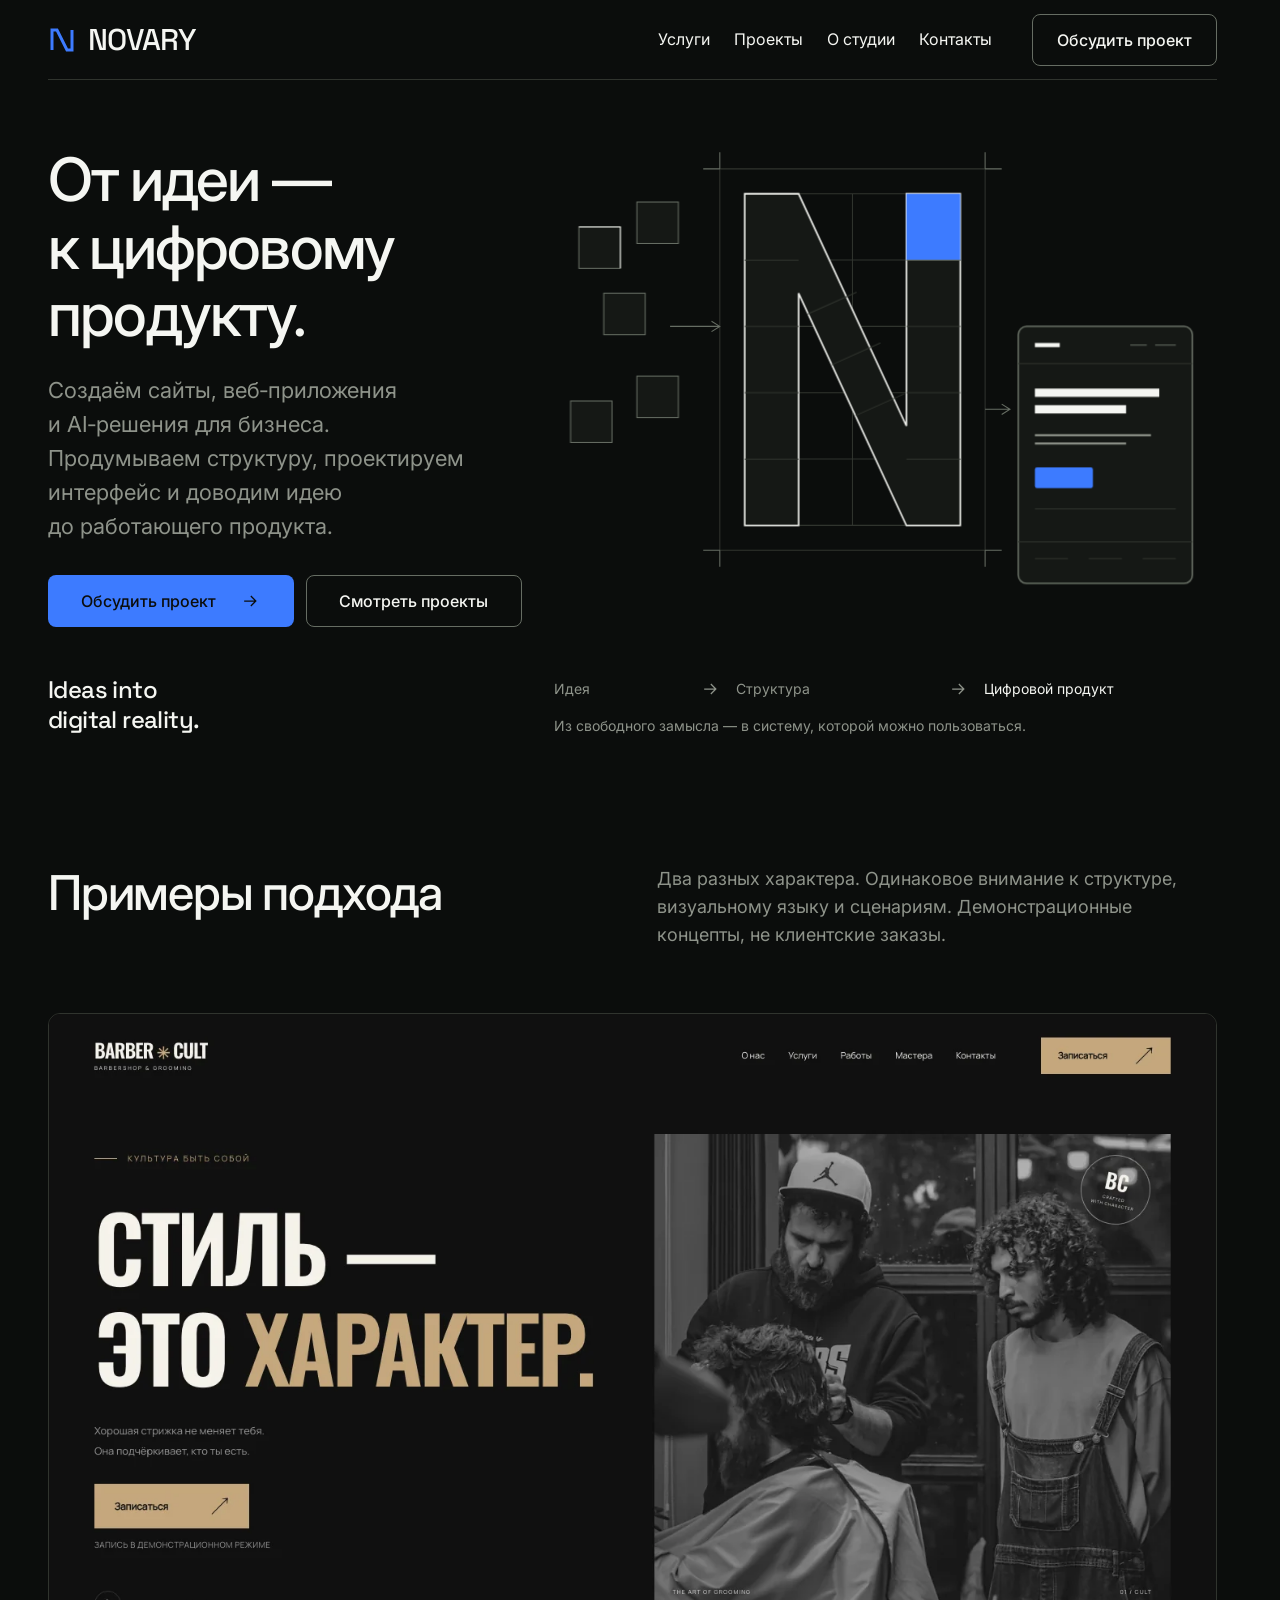
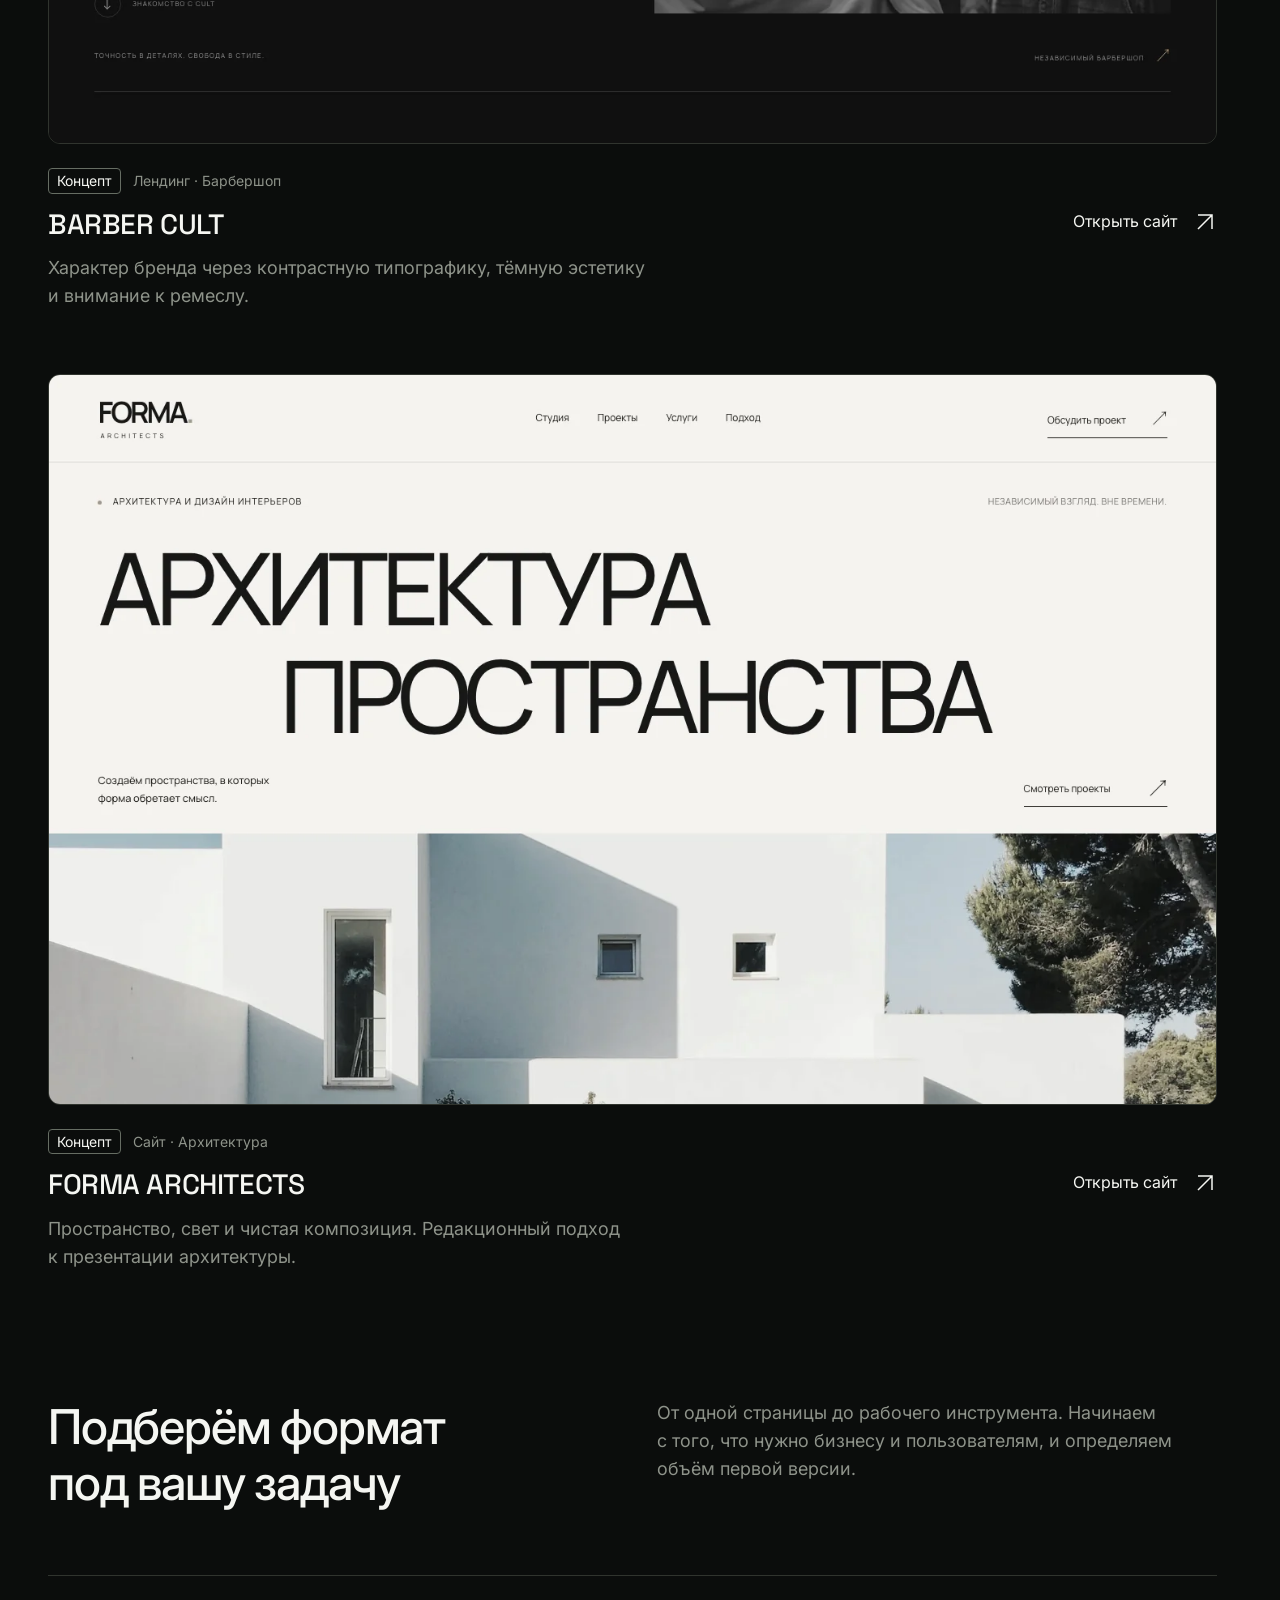
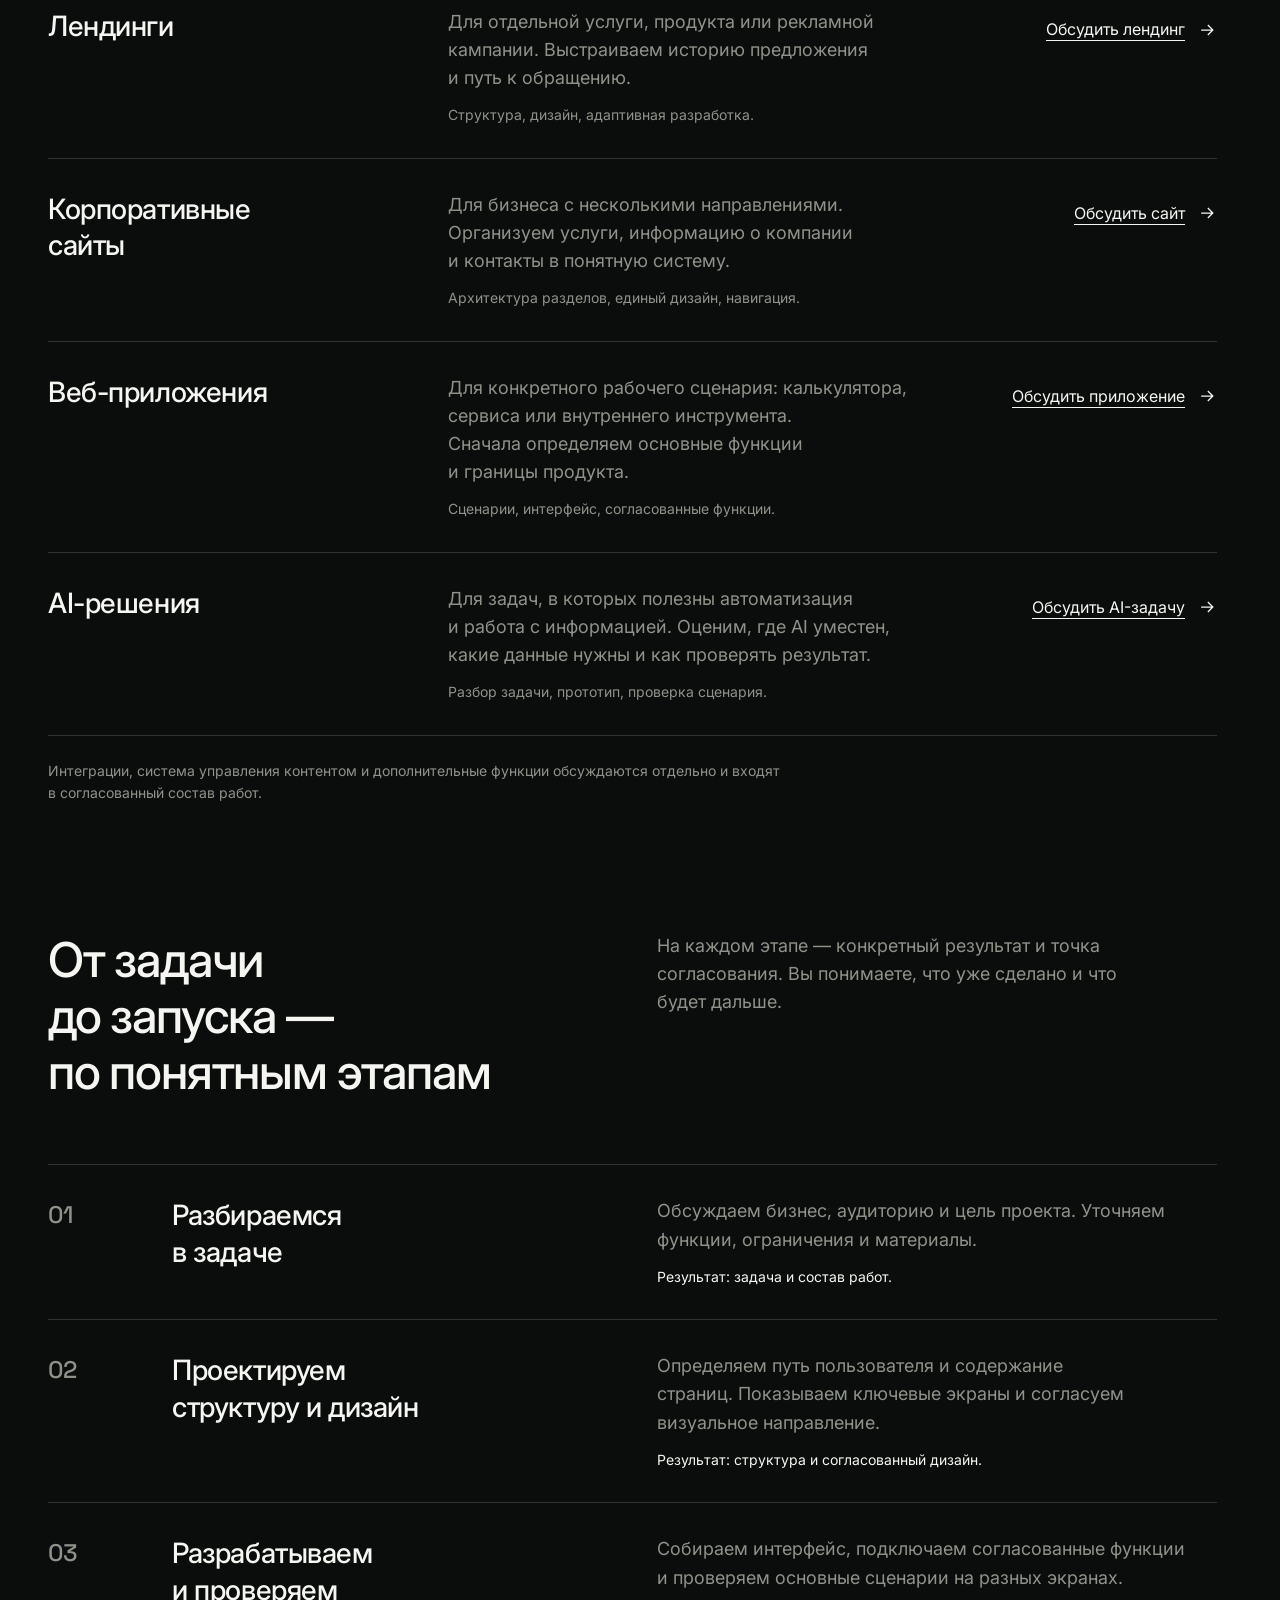
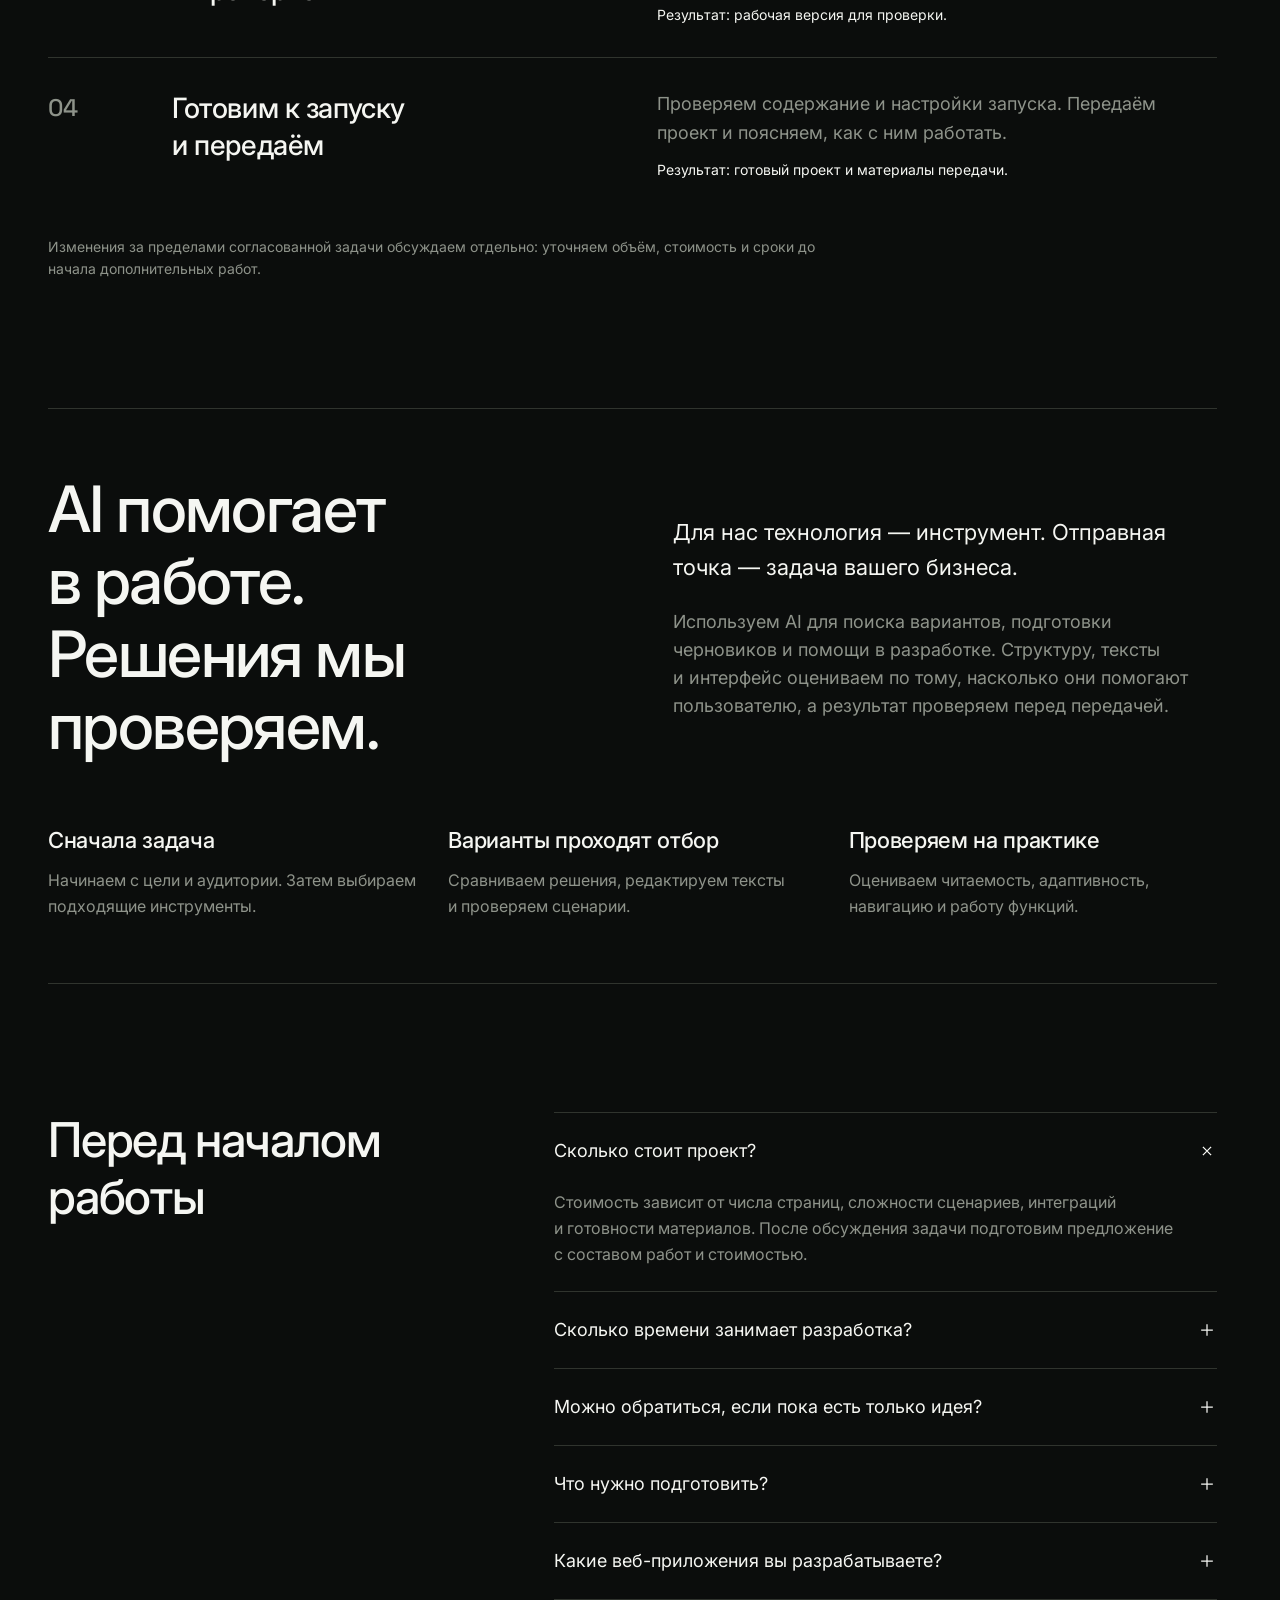
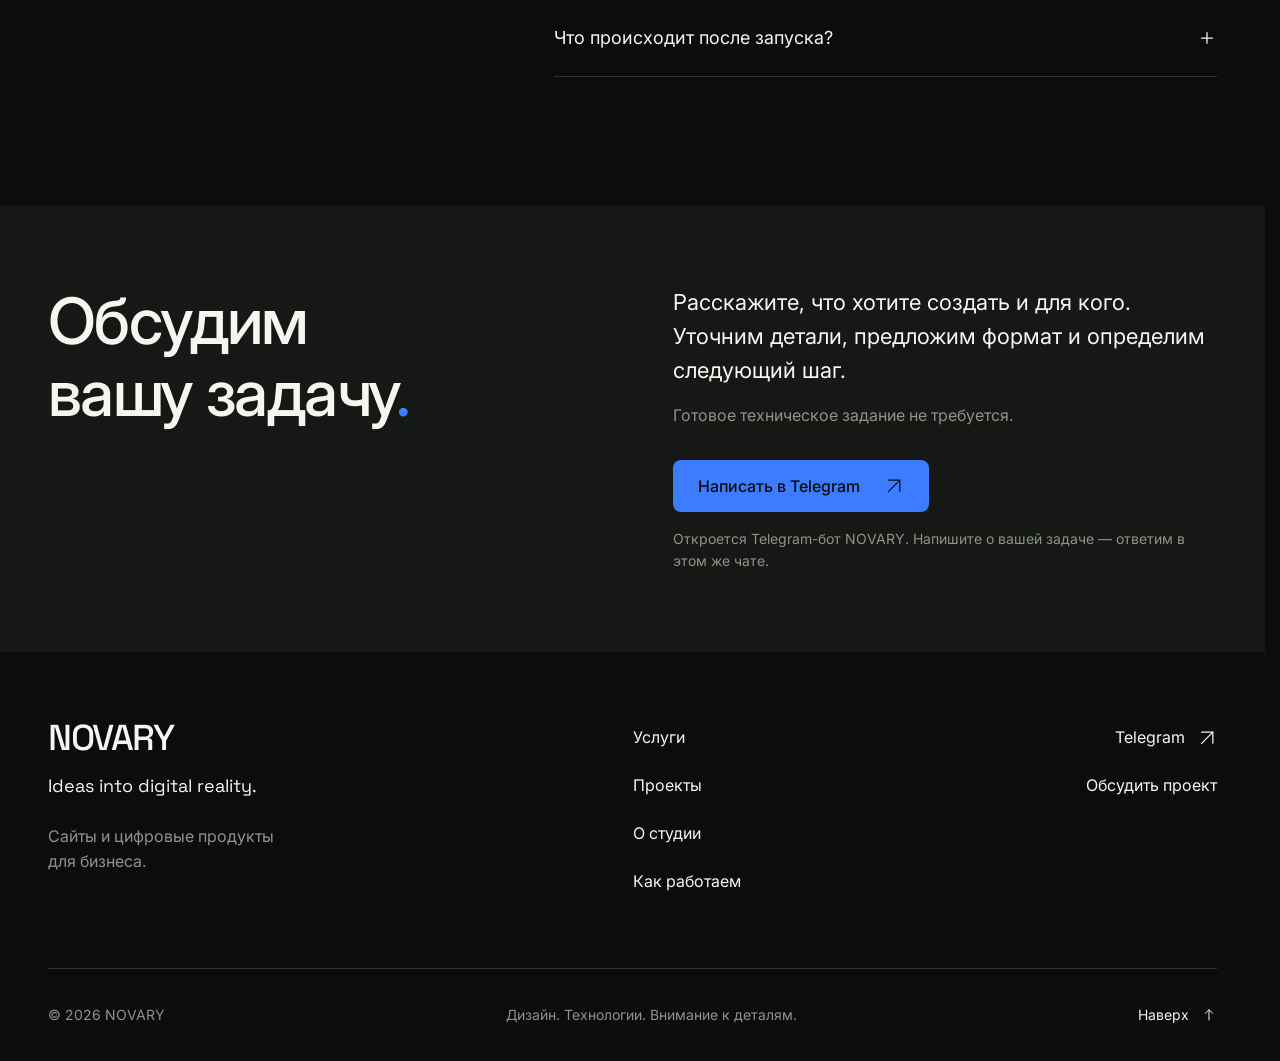
<file: index.html>
<!doctype html>
<html lang="ru">
<head>
  <meta charset="utf-8">
  <meta name="viewport" content="width=device-width, initial-scale=1">
  <meta name="theme-color" content="#0B0D0C">
  <title>NOVARY — сайты, веб-приложения и AI-решения для бизнеса</title>
  <meta name="description" content="NOVARY — digital-студия для малого и среднего бизнеса. Создаём лендинги, корпоративные сайты, веб-приложения и AI-решения под конкретную задачу.">
  <meta property="og:title" content="NOVARY — Ideas into digital reality.">
  <meta property="og:description" content="Превращаем идеи бизнеса в сайты и веб-приложения. Продуманная структура, выразительный дизайн и внимание к деталям.">
  <meta property="og:type" content="website">
  <meta property="og:locale" content="ru_RU">
  <meta property="og:site_name" content="NOVARY">
  <meta property="og:image" content="assets/images/social-preview.png">
  <meta property="og:image:width" content="1200">
  <meta property="og:image:height" content="630">
  <meta property="og:image:alt" content="NOVARY. Ideas into digital reality. Сайты и цифровые продукты для бизнеса.">
  <meta name="twitter:card" content="summary_large_image">
  <link rel="icon" href="assets/favicon.svg" type="image/svg+xml">
  <link rel="preload" href="assets/fonts/inter-variable.woff" as="font" type="font/woff" crossorigin>
  <link rel="stylesheet" href="assets/css/styles.css">
  <script type="module" src="assets/js/main.js"></script>
</head>
<body id="top">
  <a class="skip-link" href="#main">Перейти к содержимому</a>

  <header class="site-header">
    <div class="container header-inner">
      <a class="wordmark" href="#top" aria-label="NOVARY — в начало страницы" translate="no">
        <svg class="brand-symbol" width="28" height="28" viewBox="0 0 28 28" fill="none" aria-hidden="true"><path d="M4 24V4h5l10 20h5V4" stroke="currentColor" stroke-width="3" stroke-linejoin="miter"/></svg>
        NOVARY
      </a>
      <nav class="desktop-nav" aria-label="Основная навигация">
        <a href="services.html">Услуги</a>
        <a href="projects.html">Проекты</a>
        <a href="about.html">О студии</a>
        <a href="contact.html">Контакты</a>
      </nav>
      <a class="button button-secondary header-cta" href="#contact">Обсудить проект</a>
      <button class="menu-trigger" type="button" aria-controls="mobile-menu" aria-expanded="false" hidden>
        Меню <svg width="24" height="24" viewBox="0 0 24 24" fill="none" aria-hidden="true"><path d="M4 8h16M4 16h16" stroke="currentColor" stroke-width="1.5"/></svg>
      </button>
    </div>
  </header>

  <main id="main" tabindex="-1">
    <section class="hero-architecture container" aria-labelledby="hero-title">
      <div class="architecture-layout">
        <div class="architecture-copy">
          <h1 id="hero-title">От идеи — к&nbsp;цифровому продукту.</h1>
          <p class="lead architecture-description">Создаём сайты, веб&#8209;приложения и&nbsp;AI&#8209;решения для бизнеса. Продумываем структуру, проектируем интерфейс и&nbsp;доводим идею до&nbsp;работающего продукта.</p>
          <div class="architecture-actions"><a class="button button-primary" href="#contact">Обсудить проект <svg width="20" height="20" viewBox="0 0 24 24" fill="none" aria-hidden="true"><path d="M5 12h14m-6-6 6 6-6 6" stroke="currentColor" stroke-width="1.5"/></svg></a><a class="button button-secondary" href="#projects">Смотреть проекты</a></div>
          <p class="architecture-slogan" lang="en">Ideas into<br> digital reality.</p>
        </div>
        <figure class="architecture-figure">
          <svg class="architecture-drawing" viewBox="0 0 640 500" width="640" height="500" role="img" aria-labelledby="drawing-title drawing-description">
            <title id="drawing-title">Архитектура цифровой идеи</title>
            <desc id="drawing-description">Свободные модули слева складываются в строгую структуру в форме N. Справа структура становится схемой страницы. Это визуализация подхода NOVARY.</desc>
            <g class="drawing-grid">
              <path d="M184 48h208v320H184zM184 112h208M184 176h208M184 240h208M184 304h208M236 48v320M288 48v320M340 48v320"/>
              <path d="M160 24h256M160 392h256M160 24v368M416 24v368"/>
            </g>
            <g class="drawing-guide">
              <path d="M160 8v16M416 8v16M144 24h16M144 392h16M160 408v-16M416 408v-16M432 24h-16M432 392h-16"/>
              <path d="M112 176h48m-8-5 8 5-8 5M416 256h24m-8-5 8 5-8 5"/>
            </g>
            <g class="assembly-part assembly-idea drawing-module">
              <rect x="24" y="80" width="40" height="40"/>
              <rect x="80" y="56" width="40" height="40"/>
              <rect x="48" y="144" width="40" height="40"/>
              <rect x="80" y="224" width="40" height="40"/>
              <rect x="16" y="248" width="40" height="40"/>
              <path d="M24 80h40v40" stroke="var(--text-primary)"/>
            </g>
            <g class="assembly-part assembly-structure">
              <path class="drawing-n" d="M184 368V48h52l104 224V48h52v320h-52L236 144v224z"/>
              <path class="drawing-grid" d="M184 112h52M184 176h52M184 240h52M184 304h52M340 112h52M340 176h52M340 240h52M340 304h52M245 164l47-21M268 213l47-21M291 262l47-21"/>
              <rect class="drawing-accent" x="340" y="48" width="52" height="64"/>
              <path class="drawing-guide" d="M340 112h52"/>
            </g>
            <g class="assembly-part assembly-product">
              <rect class="drawing-product" x="448" y="176" width="168" height="248" rx="8"/>
              <path class="drawing-grid" d="M448 212h168M448 384h168"/>
              <rect class="drawing-ink" x="464" y="192" width="24" height="4"/>
              <path class="drawing-guide" d="M556 194h16M580 194h20"/>
              <rect class="drawing-ink" x="464" y="236" width="120" height="8"/>
              <rect class="drawing-ink" x="464" y="252" width="88" height="8"/>
              <rect class="drawing-muted" x="464" y="280" width="112" height="2"/>
              <rect class="drawing-muted" x="464" y="288" width="88" height="2"/>
              <rect class="drawing-accent" x="464" y="312" width="56" height="20" rx="2"/>
              <path class="drawing-grid" d="M464 352h136M464 400h32M516 400h32M568 400h32"/>
            </g>
          </svg>
          <figcaption class="architecture-caption">
            <ol class="architecture-stages"><li>Идея <svg width="20" height="20" viewBox="0 0 24 24" fill="none" aria-hidden="true"><path d="M5 12h14m-6-6 6 6-6 6" stroke="currentColor" stroke-width="1.5"/></svg></li><li>Структура <svg width="20" height="20" viewBox="0 0 24 24" fill="none" aria-hidden="true"><path d="M5 12h14m-6-6 6 6-6 6" stroke="currentColor" stroke-width="1.5"/></svg></li><li>Цифровой продукт</li></ol>
            <p class="architecture-explanation">Из свободного замысла — в&nbsp;систему, которой можно пользоваться.</p>
          </figcaption>
        </figure>
      </div>
    </section>

    <section class="section container projects" id="projects" tabindex="-1" aria-labelledby="projects-title">
      <div class="section-heading">
        <h2 id="projects-title">Примеры подхода</h2>
        <p>Два разных характера. Одинаковое внимание к&nbsp;структуре, визуальному языку и&nbsp;сценариям. Демонстрационные концепты, не&nbsp;клиентские заказы.</p>
      </div>
      <div class="project-list">
        <article class="project">
          <a class="project-link" href="https://egprefanov7117.github.io/barber-cult/" target="_blank" rel="noopener noreferrer" aria-labelledby="barber-title barber-open">
            <div class="project-image">
              <img src="assets/images/barber-cult-1440.webp" srcset="assets/images/barber-cult-640.webp 640w, assets/images/barber-cult-960.webp 960w, assets/images/barber-cult-1440.webp 1440w" sizes="(max-width: 767px) calc(100vw - 40px), (max-width: 1199px) calc(100vw - 64px), (max-width: 1376px) calc(100vw - 96px), 1280px" width="1440" height="900" alt="Главная BARBER CULT: крупная типографика и тёмный портретный кадр барбера за работой" loading="lazy" decoding="async">
            </div>
            <div class="project-caption">
              <div><div class="project-category"><span class="concept-label">Концепт</span><span>Лендинг · Барбершоп</span></div><h3 id="barber-title" lang="en">BARBER CULT</h3><p>Характер бренда через контрастную типографику, тёмную эстетику и&nbsp;внимание к&nbsp;ремеслу.</p></div>
              <span class="project-open" id="barber-open">Открыть сайт <span class="sr-only">в новой вкладке</span><svg width="24" height="24" viewBox="0 0 24 24" fill="none" aria-hidden="true"><path d="M5 19 19 5M5 5h14v14" stroke="currentColor" stroke-width="1.5"/></svg></span>
            </div>
          </a>
        </article>
        <article class="project project-secondary">
          <a class="project-link" href="https://egprefanov7117.github.io/forma-architects/" target="_blank" rel="noopener noreferrer" aria-labelledby="forma-title forma-open">
            <div class="project-image">
              <img src="assets/images/forma-architects-1440.webp" srcset="assets/images/forma-architects-640.webp 640w, assets/images/forma-architects-960.webp 960w, assets/images/forma-architects-1440.webp 1440w" sizes="(max-width: 767px) calc(100vw - 40px), (max-width: 1199px) calc(100vw - 64px), (max-width: 1376px) calc(100vw - 96px), 1280px" width="1440" height="900" alt="Главная FORMA ARCHITECTS: светлый редакционный макет с архитектурной фотографией и крупными заголовками" loading="lazy" decoding="async">
            </div>
            <div class="project-caption">
              <div><div class="project-category"><span class="concept-label">Концепт</span><span>Сайт · Архитектура</span></div><h3 id="forma-title" lang="en">FORMA ARCHITECTS</h3><p>Пространство, свет и&nbsp;чистая композиция. Редакционный подход к&nbsp;презентации архитектуры.</p></div>
              <span class="project-open" id="forma-open">Открыть сайт <span class="sr-only">в новой вкладке</span><svg width="24" height="24" viewBox="0 0 24 24" fill="none" aria-hidden="true"><path d="M5 19 19 5M5 5h14v14" stroke="currentColor" stroke-width="1.5"/></svg></span>
            </div>
          </a>
        </article>
      </div>
    </section>

    <section class="section container services" id="services" tabindex="-1" aria-labelledby="services-title">
      <div class="section-heading"><h2 id="services-title">Подберём формат<br>под вашу задачу</h2><p>От одной страницы до рабочего инструмента. Начинаем с&nbsp;того, что нужно бизнесу и&nbsp;пользователям, и&nbsp;определяем объём первой версии.</p></div>
      <div class="service-list">
        <article class="service-row"><h3>Лендинги</h3><div><p>Для отдельной услуги, продукта или рекламной кампании. Выстраиваем историю предложения и&nbsp;путь к&nbsp;обращению.</p><p class="service-scope">Структура, дизайн, адаптивная разработка.</p></div><a href="#contact" class="service-action">Обсудить лендинг <svg width="20" height="20" viewBox="0 0 24 24" fill="none" aria-hidden="true"><path d="M5 12h14m-6-6 6 6-6 6" stroke="currentColor" stroke-width="1.5"/></svg></a></article>
        <article class="service-row"><h3>Корпоративные сайты</h3><div><p>Для бизнеса с&nbsp;несколькими направлениями. Организуем услуги, информацию о&nbsp;компании и&nbsp;контакты в&nbsp;понятную систему.</p><p class="service-scope">Архитектура разделов, единый дизайн, навигация.</p></div><a href="#contact" class="service-action">Обсудить сайт <svg width="20" height="20" viewBox="0 0 24 24" fill="none" aria-hidden="true"><path d="M5 12h14m-6-6 6 6-6 6" stroke="currentColor" stroke-width="1.5"/></svg></a></article>
        <article class="service-row"><h3>Веб-приложения</h3><div><p>Для конкретного рабочего сценария: калькулятора, сервиса или внутреннего инструмента. Сначала определяем основные функции и&nbsp;границы продукта.</p><p class="service-scope">Сценарии, интерфейс, согласованные функции.</p></div><a href="#contact" class="service-action">Обсудить приложение <svg width="20" height="20" viewBox="0 0 24 24" fill="none" aria-hidden="true"><path d="M5 12h14m-6-6 6 6-6 6" stroke="currentColor" stroke-width="1.5"/></svg></a></article>
        <article class="service-row"><h3>AI-решения</h3><div><p>Для задач, в&nbsp;которых полезны автоматизация и&nbsp;работа с&nbsp;информацией. Оценим, где AI уместен, какие данные нужны и&nbsp;как проверять результат.</p><p class="service-scope">Разбор задачи, прототип, проверка сценария.</p></div><a href="#contact" class="service-action">Обсудить AI-задачу <svg width="20" height="20" viewBox="0 0 24 24" fill="none" aria-hidden="true"><path d="M5 12h14m-6-6 6 6-6 6" stroke="currentColor" stroke-width="1.5"/></svg></a></article>
      </div>
      <p class="section-note">Интеграции, система управления контентом и&nbsp;дополнительные функции обсуждаются отдельно и&nbsp;входят в&nbsp;согласованный состав работ.</p>
    </section>

    <section class="section container process" id="process" tabindex="-1" aria-labelledby="process-title">
      <div class="section-heading"><h2 id="process-title">От задачи до&nbsp;запуска — по&nbsp;понятным этапам</h2><p>На каждом этапе — конкретный результат и&nbsp;точка согласования. Вы понимаете, что уже сделано и&nbsp;что будет дальше.</p></div>
      <ol class="process-list">
        <li><span class="step-number" aria-hidden="true">01</span><h3>Разбираемся<br> в&nbsp;задаче</h3><div><p>Обсуждаем бизнес, аудиторию и&nbsp;цель проекта. Уточняем функции, ограничения и&nbsp;материалы.</p><p class="step-result">Результат: задача и&nbsp;состав работ.</p></div></li>
        <li><span class="step-number" aria-hidden="true">02</span><h3>Проектируем структуру и&nbsp;дизайн</h3><div><p>Определяем путь пользователя и&nbsp;содержание страниц. Показываем ключевые экраны и&nbsp;согласуем визуальное направление.</p><p class="step-result">Результат: структура и&nbsp;согласованный дизайн.</p></div></li>
        <li><span class="step-number" aria-hidden="true">03</span><h3>Разрабатываем<br> и&nbsp;проверяем</h3><div><p>Собираем интерфейс, подключаем согласованные функции и&nbsp;проверяем основные сценарии на&nbsp;разных экранах.</p><p class="step-result">Результат: рабочая версия для проверки.</p></div></li>
        <li><span class="step-number" aria-hidden="true">04</span><h3>Готовим к&nbsp;запуску и&nbsp;передаём</h3><div><p>Проверяем содержание и&nbsp;настройки запуска. Передаём проект и&nbsp;поясняем, как с&nbsp;ним работать.</p><p class="step-result">Результат: готовый проект и&nbsp;материалы передачи.</p></div></li>
      </ol>
      <p class="section-note">Изменения за пределами согласованной задачи обсуждаем отдельно: уточняем объём, стоимость и&nbsp;сроки до начала дополнительных работ.</p>
    </section>

    <section class="section container about" id="about" tabindex="-1" aria-labelledby="about-title">
      <div class="about-intro"><h2 id="about-title">AI помогает<br> в&nbsp;работе.<br> Решения мы<br> проверяем.</h2><div><p class="lead">Для нас технология — инструмент. Отправная точка — задача вашего бизнеса.</p><p>Используем AI для поиска вариантов, подготовки черновиков и&nbsp;помощи в&nbsp;разработке. Структуру, тексты и&nbsp;интерфейс оцениваем по&nbsp;тому, насколько они помогают пользователю, а&nbsp;результат проверяем перед передачей.</p></div></div>
      <div class="approach-list"><div><h3>Сначала задача</h3><p>Начинаем с&nbsp;цели и&nbsp;аудитории. Затем выбираем подходящие инструменты.</p></div><div><h3>Варианты проходят отбор</h3><p>Сравниваем решения, редактируем тексты и&nbsp;проверяем сценарии.</p></div><div><h3>Проверяем на практике</h3><p>Оцениваем читаемость, адаптивность, навигацию и&nbsp;работу функций.</p></div></div>
    </section>

    <section class="section container faq" aria-labelledby="faq-title">
      <h2 id="faq-title">Перед началом<br>работы</h2>
      <div class="faq-list">
        <details open><summary>Сколько стоит проект?<svg width="20" height="20" viewBox="0 0 24 24" fill="none" aria-hidden="true"><path d="M5 12h14M12 5v14" stroke="currentColor" stroke-width="1.5"/></svg></summary><div class="faq-answer"><p>Стоимость зависит от числа страниц, сложности сценариев, интеграций и&nbsp;готовности материалов. После обсуждения задачи подготовим предложение с&nbsp;составом работ и&nbsp;стоимостью.</p></div></details>
        <details><summary>Сколько времени занимает разработка?<svg width="20" height="20" viewBox="0 0 24 24" fill="none" aria-hidden="true"><path d="M5 12h14M12 5v14" stroke="currentColor" stroke-width="1.5"/></svg></summary><div class="faq-answer"><p>Срок зависит от объёма проекта и&nbsp;согласований. После знакомства с&nbsp;задачей предложим план по&nbsp;этапам и&nbsp;обсудим сроки до начала работы.</p></div></details>
        <details><summary>Можно обратиться, если пока есть только идея?<svg width="20" height="20" viewBox="0 0 24 24" fill="none" aria-hidden="true"><path d="M5 12h14M12 5v14" stroke="currentColor" stroke-width="1.5"/></svg></summary><div class="faq-answer"><p>Да. Расскажите, для кого нужен продукт и&nbsp;какую задачу он должен решать. Поможем определить формат и&nbsp;объём первой версии.</p></div></details>
        <details><summary>Что нужно подготовить?<svg width="20" height="20" viewBox="0 0 24 24" fill="none" aria-hidden="true"><path d="M5 12h14M12 5v14" stroke="currentColor" stroke-width="1.5"/></svg></summary><div class="faq-answer"><p>Достаточно краткого описания бизнеса и&nbsp;задачи. Если есть тексты, фирменный стиль, текущий сайт или примеры, их можно показать в&nbsp;ходе обсуждения.</p></div></details>
        <details><summary>Какие веб-приложения вы разрабатываете?<svg width="20" height="20" viewBox="0 0 24 24" fill="none" aria-hidden="true"><path d="M5 12h14M12 5v14" stroke="currentColor" stroke-width="1.5"/></svg></summary><div class="faq-answer"><p>Небольшие продукты с&nbsp;понятным набором функций: например, калькулятор или простой рабочий инструмент. Для сложной платформы сначала оценим её границы и&nbsp;возможность работы в&nbsp;нашем формате.</p></div></details>
        <details><summary>Что происходит после запуска?<svg width="20" height="20" viewBox="0 0 24 24" fill="none" aria-hidden="true"><path d="M5 12h14M12 5v14" stroke="currentColor" stroke-width="1.5"/></svg></summary><div class="faq-answer"><p>Передаём проект и&nbsp;поясняем работу с&nbsp;ним в&nbsp;согласованном объёме. Дальнейшие изменения и&nbsp;поддержку обсуждаем отдельно; их состав фиксируем заранее.</p></div></details>
      </div>
    </section>

    <section class="section contact" id="contact" tabindex="-1" aria-labelledby="contact-title">
      <div class="container contact-inner"><h2 id="contact-title">Обсудим<br>вашу задачу<span class="accent-dot">.</span></h2><div class="contact-copy"><p class="lead">Расскажите, что хотите создать и&nbsp;для кого. Уточним детали, предложим формат и&nbsp;определим следующий шаг.</p><p>Готовое техническое задание не&nbsp;требуется.</p><a class="button button-primary" href="#contact-status" data-telegram-link aria-describedby="contact-status">Написать в Telegram <svg width="20" height="20" viewBox="0 0 24 24" fill="none" aria-hidden="true"><path d="M5 19 19 5M5 5h14v14" stroke="currentColor" stroke-width="1.5"/></svg></a><p class="contact-status" id="contact-status" tabindex="-1" role="status">Telegram-канал пока недоступен. Пожалуйста, зайдите позже.</p></div></div>
    </section>
  </main>

  <footer class="site-footer container">
    <div class="footer-main"><div class="footer-brand"><a class="wordmark" href="#top" translate="no">NOVARY</a><p lang="en" class="footer-slogan">Ideas into digital reality.</p><p>Сайты и&nbsp;цифровые продукты<br>для бизнеса.</p></div><nav aria-label="Навигация в подвале"><a href="services.html">Услуги</a><a href="projects.html">Проекты</a><a href="about.html">О студии</a><a href="#process">Как работаем</a></nav><div class="footer-contact"><a class="footer-telegram" href="#contact-status" data-telegram-link>Telegram <svg width="20" height="20" viewBox="0 0 24 24" fill="none" aria-hidden="true"><path d="M5 19 19 5M5 5h14v14" stroke="currentColor" stroke-width="1.5"/></svg></a><a href="#contact">Обсудить проект</a></div></div>
    <div class="footer-bottom"><span>© <span data-year>2026</span> NOVARY</span><span>Дизайн. Технологии. Внимание к&nbsp;деталям.</span><a href="#top">Наверх <svg width="16" height="16" viewBox="0 0 24 24" fill="none" aria-hidden="true"><path d="M12 20V4m-6 6 6-6 6 6" stroke="currentColor" stroke-width="1.5"/></svg></a></div>
  </footer>

  <dialog class="menu-panel" id="mobile-menu" aria-labelledby="menu-title">
    <div class="menu-inner"><div class="menu-header"><span class="wordmark" id="menu-title" translate="no">NOVARY</span><button type="button" class="menu-close">Закрыть <svg width="24" height="24" viewBox="0 0 24 24" fill="none" aria-hidden="true"><path d="m6 6 12 12M6 18 18 6" stroke="currentColor" stroke-width="1.5"/></svg></button></div><nav aria-label="Мобильная навигация"><a href="services.html">Услуги</a><a href="projects.html">Проекты</a><a href="about.html">О студии</a><a href="contact.html">Контакты</a></nav><a href="#contact" class="button button-primary">Обсудить проект</a><p class="menu-slogan" lang="en">Ideas into digital reality.</p></div>
  </dialog>
</body>
</html>
</file>
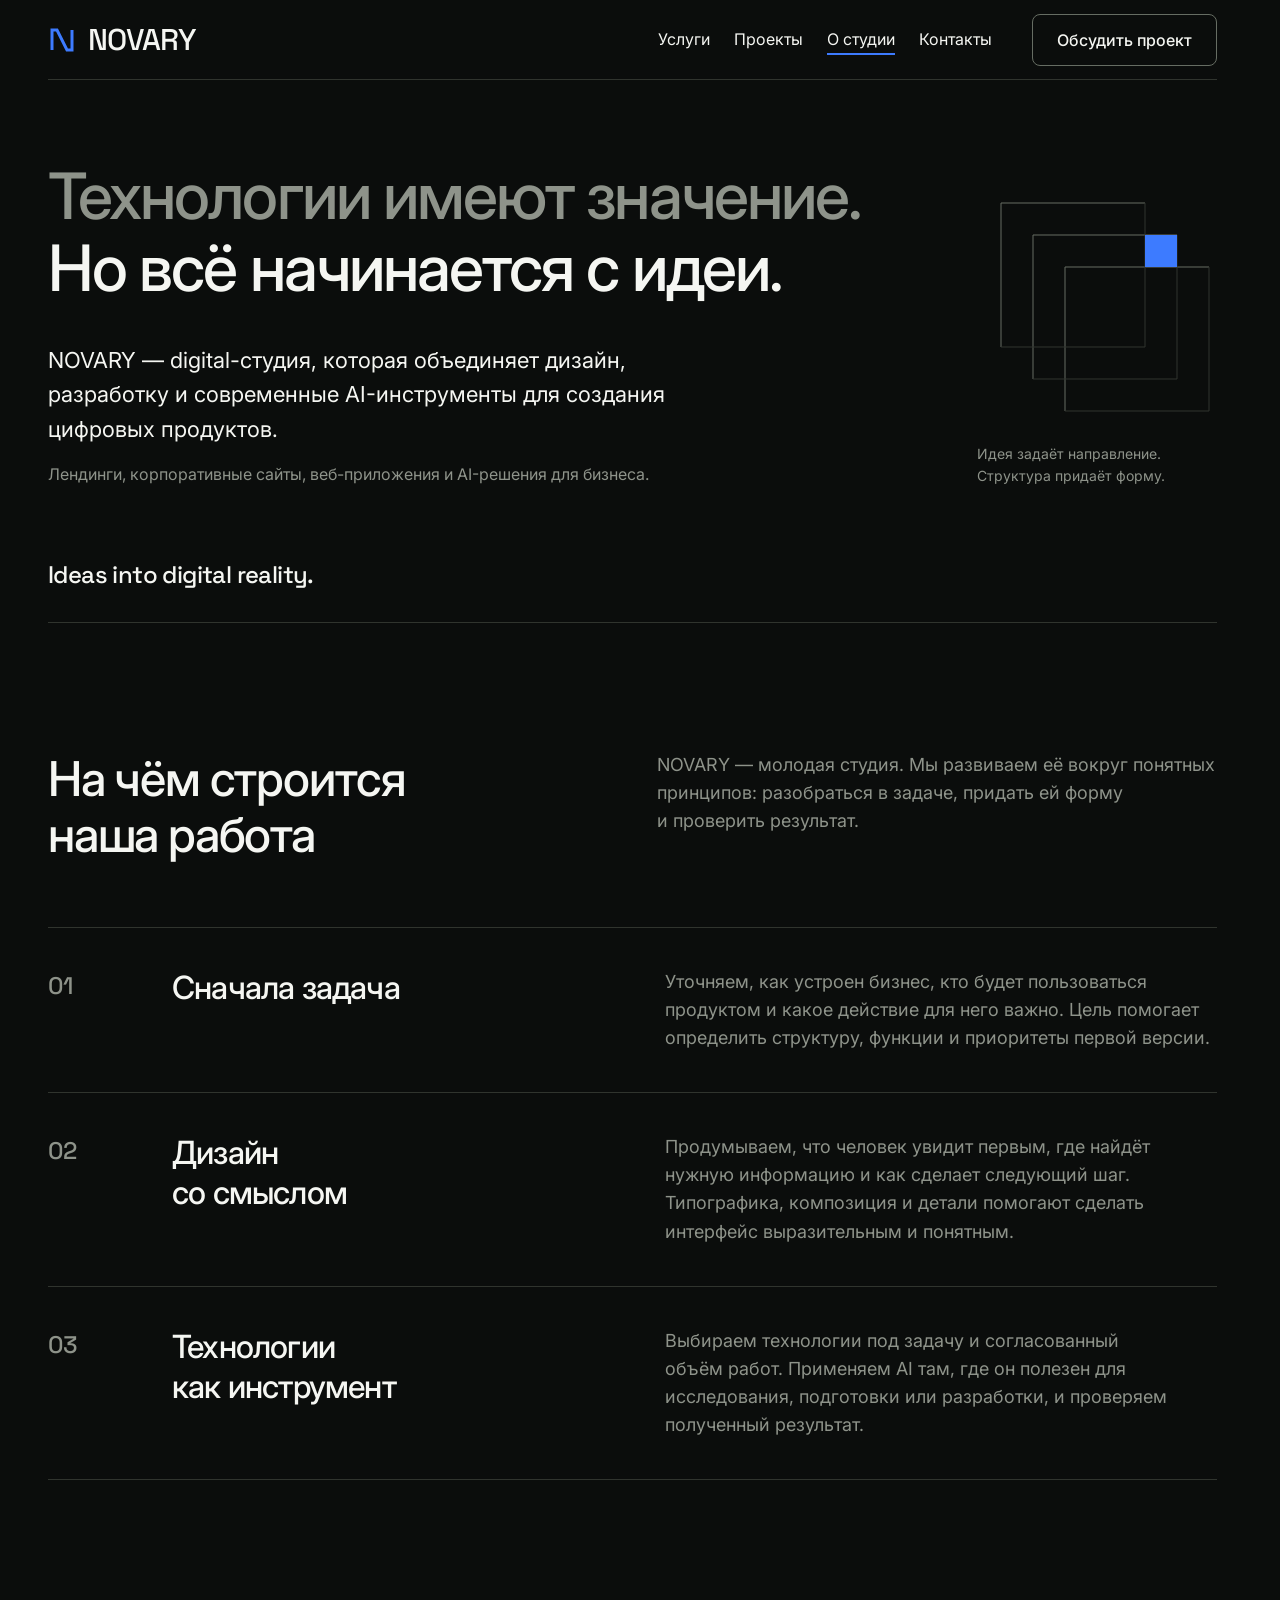
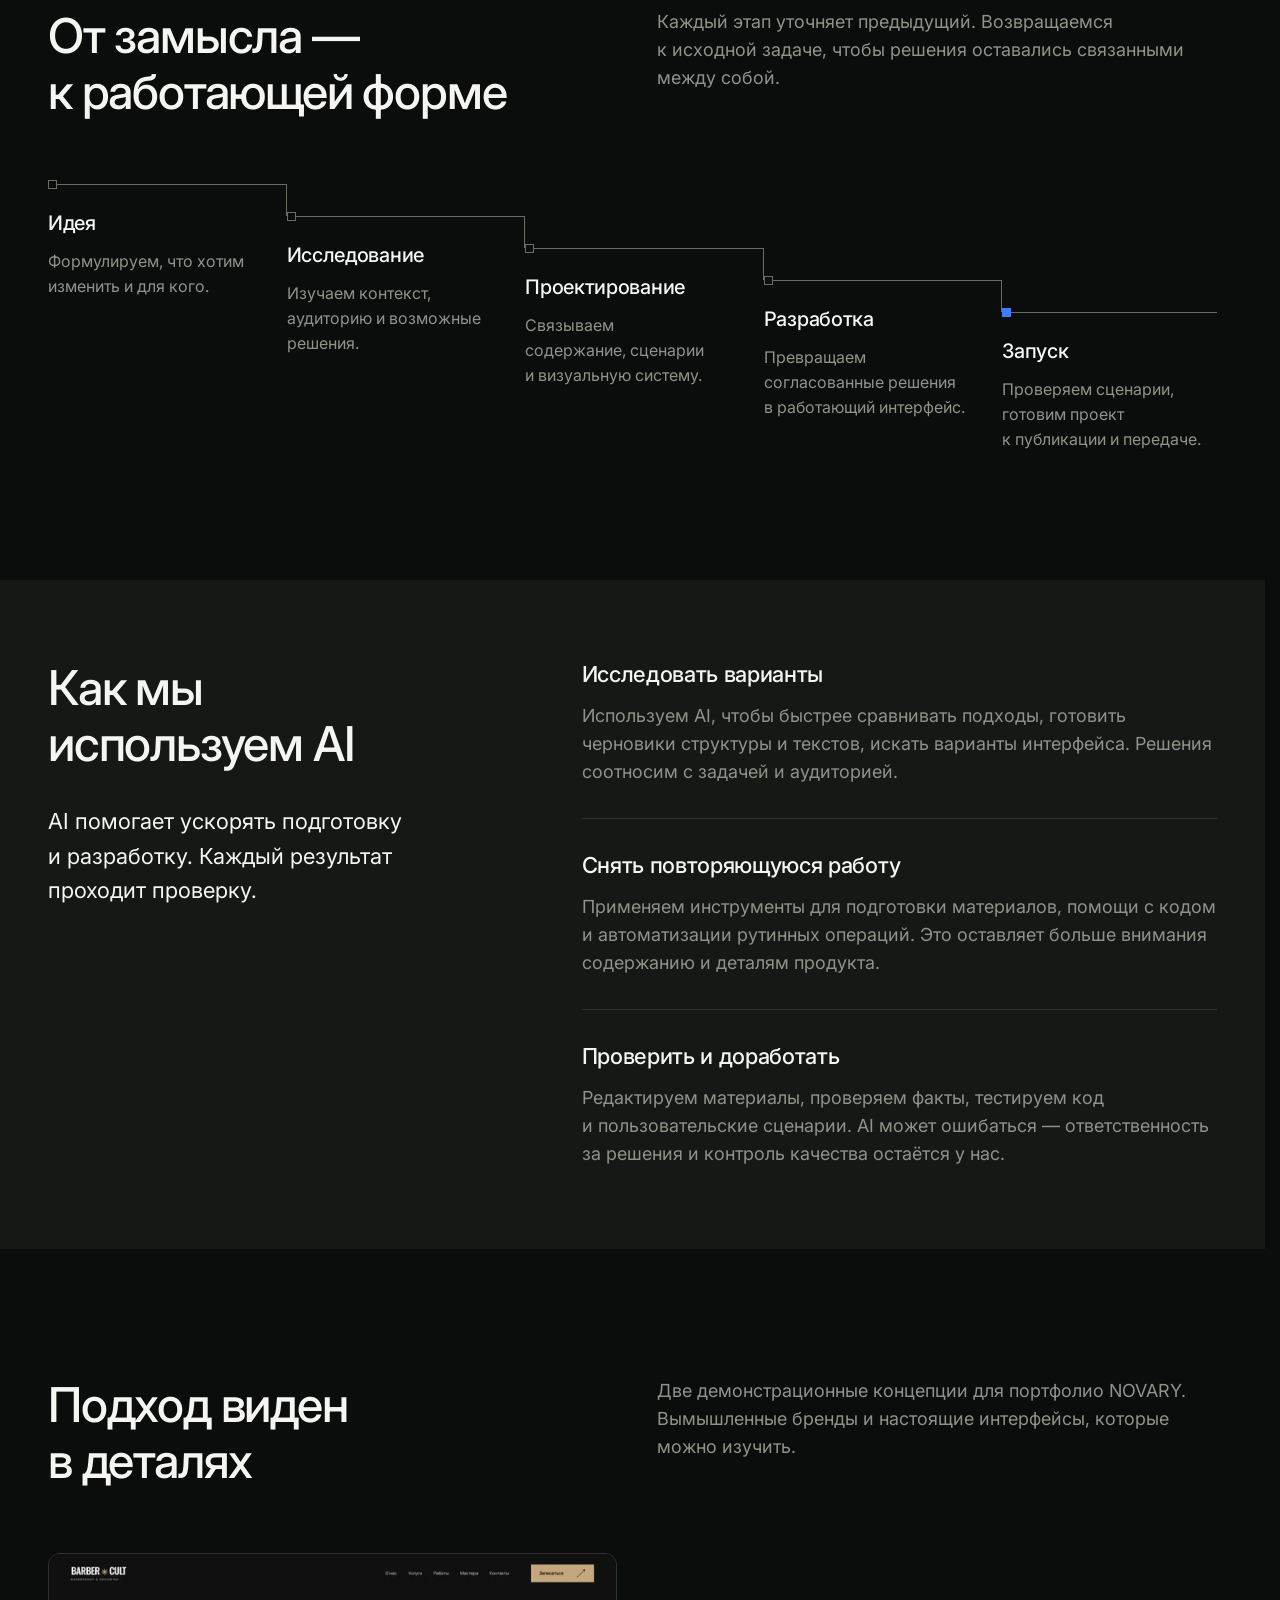
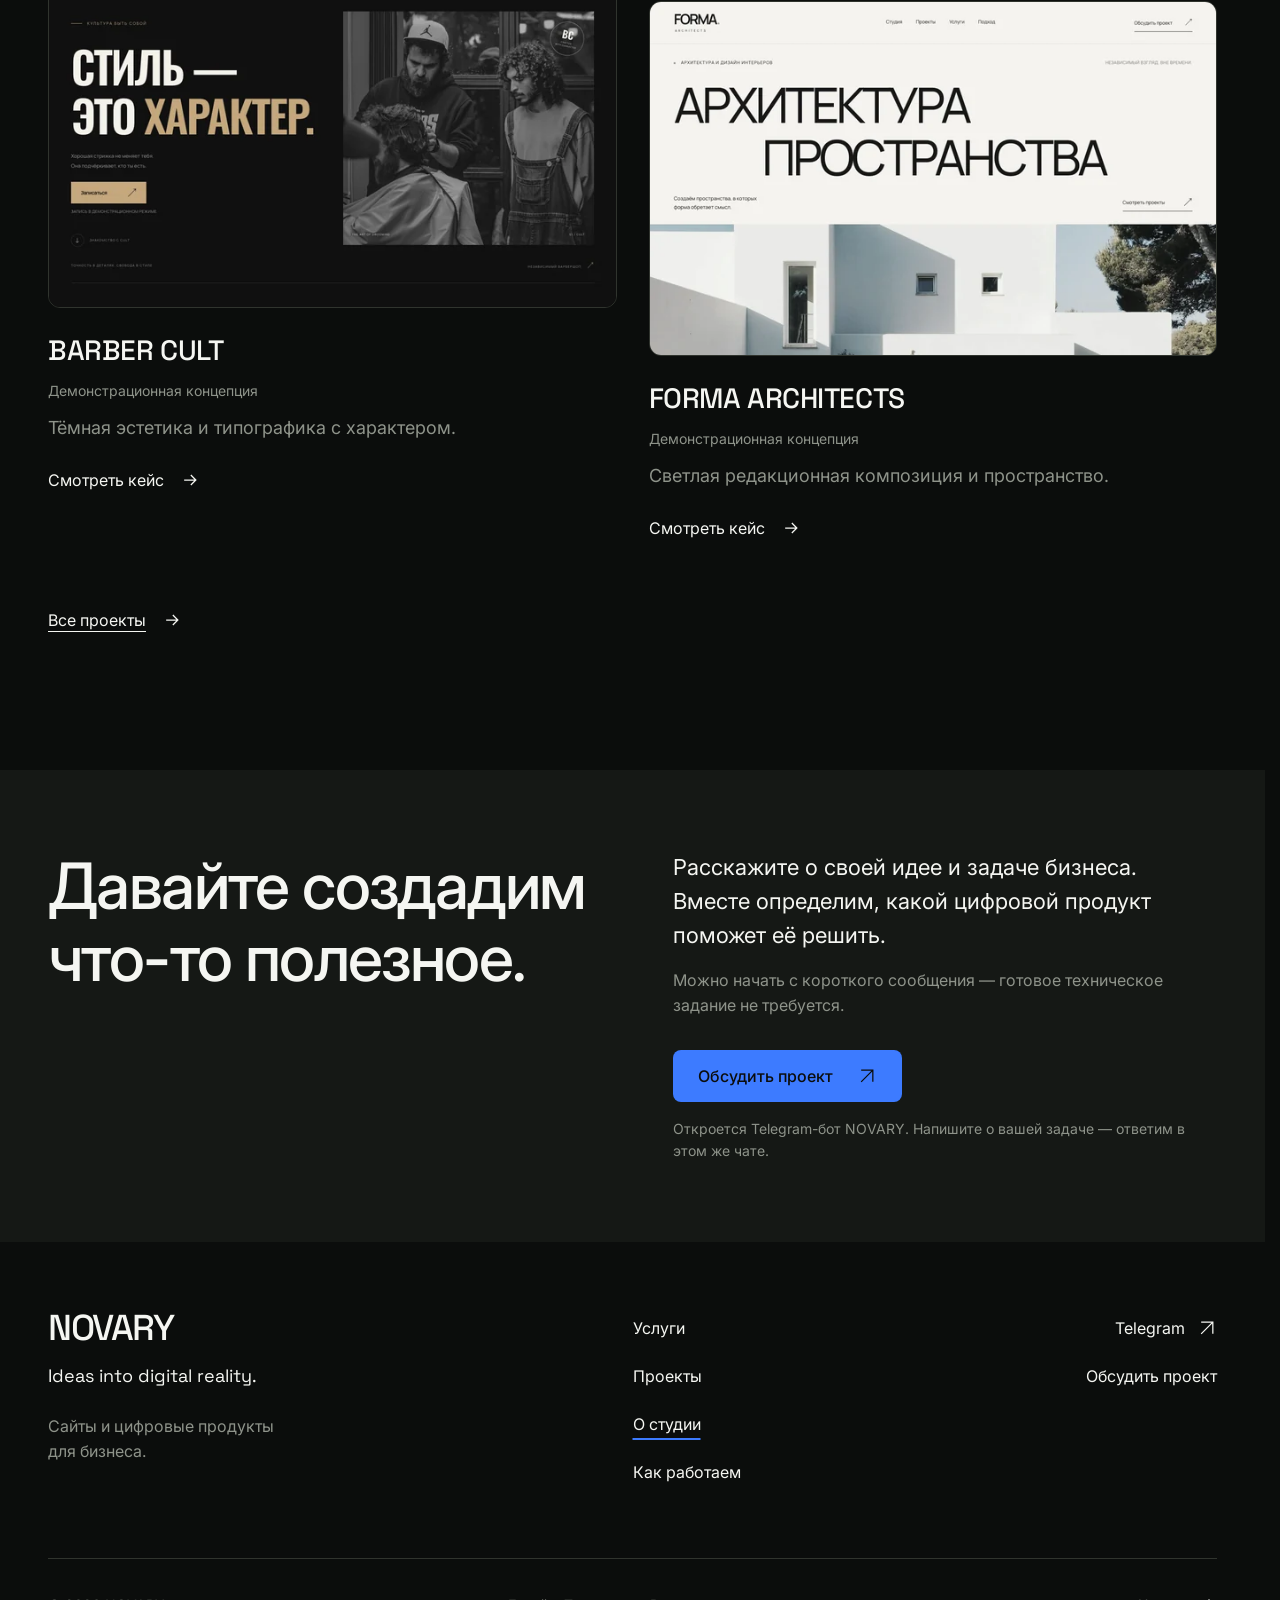
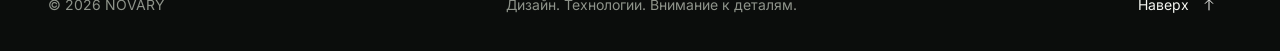
<file: about.html>
<!doctype html>
<html lang="ru">
<head>
  <meta charset="utf-8">
  <meta name="viewport" content="width=device-width, initial-scale=1">
  <meta name="theme-color" content="#0B0D0C">
  <title>О студии NOVARY — идеи, дизайн и цифровые продукты</title>
  <meta name="description" content="Подход NOVARY к созданию сайтов, веб-приложений и AI-решений. Философия студии, этапы работы и роль AI: от идеи к продуманному цифровому продукту.">
  <meta property="og:title" content="О студии NOVARY — идеи, дизайн и цифровые продукты">
  <meta property="og:description" content="Подход NOVARY к созданию сайтов, веб-приложений и AI-решений. Философия студии, этапы работы и роль AI: от идеи к продуманному цифровому продукту.">
  <meta property="og:type" content="website">
  <meta property="og:locale" content="ru_RU">
  <meta property="og:site_name" content="NOVARY">
  <meta property="og:image" content="assets/images/social-preview.png">
  <meta property="og:image:width" content="1200">
  <meta property="og:image:height" content="630">
  <meta property="og:image:alt" content="NOVARY. Ideas into digital reality.">
  <meta name="twitter:card" content="summary_large_image">
  <link rel="icon" href="assets/favicon.svg" type="image/svg+xml">
  <link rel="preload" href="assets/fonts/inter-variable.woff" as="font" type="font/woff" crossorigin>
  <link rel="stylesheet" href="assets/css/styles.css">
  <link rel="stylesheet" href="assets/css/about.css">
  <script type="module" src="assets/js/main.js"></script>
</head>
<body id="top" class="studio-page">
  <a class="skip-link" href="#main">Перейти к содержимому</a>
  <header class="site-header">
    <div class="container header-inner">
      <a class="wordmark" href="index.html#top" aria-label="NOVARY — главная страница" translate="no">
        <svg class="brand-symbol" width="28" height="28" viewBox="0 0 28 28" fill="none" aria-hidden="true"><path d="M4 24V4h5l10 20h5V4" stroke="currentColor" stroke-width="3" stroke-linejoin="miter"/></svg>
        NOVARY
      </a>
      <nav class="desktop-nav" aria-label="Основная навигация">
        <a href="services.html">Услуги</a>
        <a href="projects.html">Проекты</a>
        <a href="about.html" aria-current="page">О студии</a>
        <a href="contact.html">Контакты</a>
      </nav>
      <a class="button button-secondary header-cta" href="#contact">Обсудить проект</a>
      <button class="menu-trigger" type="button" aria-controls="mobile-menu" aria-expanded="false" hidden>
        Меню <svg width="24" height="24" viewBox="0 0 24 24" fill="none" aria-hidden="true"><path d="M4 8h16M4 16h16" stroke="currentColor" stroke-width="1.5"/></svg>
      </button>
    </div>
  </header>
  <main id="main" tabindex="-1">
    <section class="studio-hero container" aria-labelledby="studio-title">
      <h1 id="studio-title"><span>Технологии имеют значение.</span> Но всё начинается с&nbsp;идеи.</h1>
      <figure class="studio-geometry">
        <svg viewBox="0 0 240 240" width="240" height="240" fill="none" aria-hidden="true">
          <path class="studio-outline" d="M24 168V24h144M56 200V56h144M88 232V88h144"/>
          <path class="studio-outline-faint" d="M24 168h144V24M56 200h144V56M88 232h144V88"/>
          <path class="studio-blue-joint" d="M168 56h32v32h-32z"/>
        </svg>
        <figcaption>Идея задаёт направление.<br>Структура придаёт форму.</figcaption>
      </figure>
      <div class="studio-intro"><p class="lead">NOVARY — digital-студия, которая объединяет дизайн, разработку и&nbsp;современные AI-инструменты для создания цифровых продуктов.</p><p>Лендинги, корпоративные сайты, веб-приложения и&nbsp;AI-решения для бизнеса.</p></div>
      <p class="studio-slogan" lang="en">Ideas into digital reality.</p>
    </section>

    <section class="section container studio-philosophy" id="philosophy" tabindex="-1" aria-labelledby="philosophy-title">
      <div class="section-heading"><h2 id="philosophy-title">На чём строится<br>наша работа</h2><p>NOVARY — молодая студия. Мы развиваем её вокруг понятных принципов: разобраться в&nbsp;задаче, придать ей&nbsp;форму и&nbsp;проверить результат.</p></div>
      <ol class="studio-principles">
        <li><span class="step-number" aria-hidden="true">01</span><h3>Сначала задача</h3><p>Уточняем, как устроен бизнес, кто будет пользоваться продуктом и&nbsp;какое действие для него важно. Цель помогает определить структуру, функции и&nbsp;приоритеты первой версии.</p></li>
        <li><span class="step-number" aria-hidden="true">02</span><h3>Дизайн со&nbsp;смыслом</h3><p>Продумываем, что человек увидит первым, где найдёт нужную информацию и&nbsp;как сделает следующий шаг. Типографика, композиция и&nbsp;детали помогают сделать интерфейс выразительным и&nbsp;понятным.</p></li>
        <li><span class="step-number" aria-hidden="true">03</span><h3>Технологии как&nbsp;инструмент</h3><p>Выбираем технологии под задачу и&nbsp;согласованный объём работ. Применяем AI там, где он&nbsp;полезен для исследования, подготовки или разработки, и&nbsp;проверяем полученный результат.</p></li>
      </ol>
    </section>

    <section class="section container studio-method" id="method" tabindex="-1" aria-labelledby="method-title">
      <div class="section-heading"><h2 id="method-title">От замысла —<br>к работающей форме</h2><p>Каждый этап уточняет предыдущий. Возвращаемся к&nbsp;исходной задаче, чтобы решения оставались связанными между собой.</p></div>
      <ol class="studio-route">
        <li><span class="route-point" aria-hidden="true"></span><h3>Идея</h3><p>Формулируем, что хотим изменить и&nbsp;для кого.</p></li>
        <li><span class="route-point" aria-hidden="true"></span><h3>Исследование</h3><p>Изучаем контекст, аудиторию и&nbsp;возможные решения.</p></li>
        <li><span class="route-point" aria-hidden="true"></span><h3>Проектирование</h3><p>Связываем содержание, сценарии и&nbsp;визуальную систему.</p></li>
        <li><span class="route-point" aria-hidden="true"></span><h3>Разработка</h3><p>Превращаем согласованные решения в&nbsp;работающий интерфейс.</p></li>
        <li><span class="route-point" aria-hidden="true"></span><h3>Запуск</h3><p>Проверяем сценарии, готовим проект к&nbsp;публикации и&nbsp;передаче.</p></li>
      </ol>
    </section>

    <section class="section studio-ai" aria-labelledby="ai-title">
      <div class="container studio-ai-inner">
        <div class="studio-ai-intro"><h2 id="ai-title">Как мы<br>используем AI</h2><p class="lead">AI помогает ускорять подготовку и&nbsp;разработку. Каждый результат проходит проверку.</p></div>
        <div class="studio-ai-details">
          <div><h3>Исследовать варианты</h3><p>Используем AI, чтобы быстрее сравнивать подходы, готовить черновики структуры и&nbsp;текстов, искать варианты интерфейса. Решения соотносим с&nbsp;задачей и&nbsp;аудиторией.</p></div>
          <div><h3>Снять повторяющуюся работу</h3><p>Применяем инструменты для подготовки материалов, помощи с&nbsp;кодом и&nbsp;автоматизации рутинных операций. Это оставляет больше внимания содержанию и&nbsp;деталям продукта.</p></div>
          <div><h3>Проверить и&nbsp;доработать</h3><p>Редактируем материалы, проверяем факты, тестируем код и&nbsp;пользовательские сценарии. AI может ошибаться — ответственность за&nbsp;решения и&nbsp;контроль качества остаётся у&nbsp;нас.</p></div>
        </div>
      </div>
    </section>

    <section class="section container studio-work" aria-labelledby="work-title">
      <div class="section-heading"><h2 id="work-title">Подход виден<br>в деталях</h2><p>Две демонстрационные концепции для портфолио NOVARY. Вымышленные бренды и&nbsp;настоящие интерфейсы, которые можно изучить.</p></div>
      <div class="project-list studio-work-list">
        <article><a class="project-link" href="projects/barber-cult.html" aria-labelledby="barber-cult-title barber-cult-open">
          <div class="project-image"><img src="assets/images/barber-cult-960.webp" srcset="assets/images/barber-cult-640.webp 640w, assets/images/barber-cult-960.webp 960w, assets/images/barber-cult-1440.webp 1440w" sizes="(max-width: 767px) calc(100vw - 40px), (max-width: 1199px) calc((100vw - 96px) / 2), (max-width: 1376px) calc((100vw - 128px) / 2), 624px" width="1440" height="900" alt="Первый экран сайта BARBER CULT: барбершоп" loading="lazy" decoding="async"></div>
          <div class="project-caption"><div><h3 id="barber-cult-title" lang="en" translate="no">BARBER CULT</h3><p class="studio-demo-label">Демонстрационная концепция</p><p>Тёмная эстетика и&nbsp;типографика с&nbsp;характером.</p><span class="project-open" id="barber-cult-open">Смотреть кейс <svg width="20" height="20" viewBox="0 0 24 24" fill="none" aria-hidden="true"><path d="M5 12h14m-6-6 6 6-6 6" stroke="currentColor" stroke-width="1.5"/></svg></span></div></div>
        </a></article>
        <article><a class="project-link" href="projects/forma-architects.html" aria-labelledby="forma-architects-title forma-architects-open">
          <div class="project-image"><img src="assets/images/forma-architects-960.webp" srcset="assets/images/forma-architects-640.webp 640w, assets/images/forma-architects-960.webp 960w, assets/images/forma-architects-1440.webp 1440w" sizes="(max-width: 767px) calc(100vw - 40px), (max-width: 1199px) calc((100vw - 96px) / 2), (max-width: 1376px) calc((100vw - 128px) / 2), 624px" width="1440" height="900" alt="Первый экран сайта FORMA ARCHITECTS: архитектурная студия" loading="lazy" decoding="async"></div>
          <div class="project-caption"><div><h3 id="forma-architects-title" lang="en" translate="no">FORMA ARCHITECTS</h3><p class="studio-demo-label">Демонстрационная концепция</p><p>Светлая редакционная композиция и&nbsp;пространство.</p><span class="project-open" id="forma-architects-open">Смотреть кейс <svg width="20" height="20" viewBox="0 0 24 24" fill="none" aria-hidden="true"><path d="M5 12h14m-6-6 6 6-6 6" stroke="currentColor" stroke-width="1.5"/></svg></span></div></div>
        </a></article>
      </div>
      <a class="studio-text-link studio-all-work" href="projects.html">Все проекты <svg width="20" height="20" viewBox="0 0 24 24" fill="none" aria-hidden="true"><path d="M5 12h14m-6-6 6 6-6 6" stroke="currentColor" stroke-width="1.5"/></svg></a>
    </section>

    <section class="section contact" id="contact" tabindex="-1" aria-labelledby="contact-title">
      <div class="container contact-inner"><h2 id="contact-title">Давайте создадим что-то полезное.</h2><div class="contact-copy"><p class="lead">Расскажите о&nbsp;своей идее и&nbsp;задаче бизнеса. Вместе определим, какой цифровой продукт поможет её&nbsp;решить.</p><p>Можно начать с&nbsp;короткого сообщения — готовое техническое задание не&nbsp;требуется.</p><a class="button button-primary" href="#contact-status" data-telegram-link aria-describedby="contact-status">Обсудить проект <svg width="20" height="20" viewBox="0 0 24 24" fill="none" aria-hidden="true"><path d="M5 19 19 5M5 5h14v14" stroke="currentColor" stroke-width="1.5"/></svg></a><p class="contact-status" id="contact-status" tabindex="-1" role="status">Telegram-канал пока недоступен. Пожалуйста, зайдите позже.</p></div></div>
    </section>
  </main>
  <footer class="site-footer container">
    <div class="footer-main"><div class="footer-brand"><a class="wordmark" href="#top" translate="no">NOVARY</a><p lang="en" class="footer-slogan">Ideas into digital reality.</p><p>Сайты и&nbsp;цифровые продукты<br>для бизнеса.</p></div><nav aria-label="Навигация в подвале"><a href="services.html">Услуги</a><a href="projects.html">Проекты</a><a href="about.html" aria-current="page">О студии</a><a href="index.html#process">Как работаем</a></nav><div class="footer-contact"><a class="footer-telegram" href="#contact-status" data-telegram-link>Telegram <svg width="20" height="20" viewBox="0 0 24 24" fill="none" aria-hidden="true"><path d="M5 19 19 5M5 5h14v14" stroke="currentColor" stroke-width="1.5"/></svg></a><a href="#contact">Обсудить проект</a></div></div>
    <div class="footer-bottom"><span>© <span data-year>2026</span> NOVARY</span><span>Дизайн. Технологии. Внимание к&nbsp;деталям.</span><a href="#top">Наверх <svg width="16" height="16" viewBox="0 0 24 24" fill="none" aria-hidden="true"><path d="M12 20V4m-6 6 6-6 6 6" stroke="currentColor" stroke-width="1.5"/></svg></a></div>
  </footer>
  <dialog class="menu-panel" id="mobile-menu" aria-labelledby="menu-title">
    <div class="menu-inner"><div class="menu-header"><span class="wordmark" id="menu-title" translate="no">NOVARY</span><button type="button" class="menu-close">Закрыть <svg width="24" height="24" viewBox="0 0 24 24" fill="none" aria-hidden="true"><path d="m6 6 12 12M6 18 18 6" stroke="currentColor" stroke-width="1.5"/></svg></button></div><nav aria-label="Мобильная навигация"><a href="services.html">Услуги</a><a href="projects.html">Проекты</a><a href="about.html" aria-current="page">О студии</a><a href="contact.html">Контакты</a></nav><a href="#contact" class="button button-primary">Обсудить проект</a><p class="menu-slogan" lang="en">Ideas into digital reality.</p></div>
  </dialog>
</body>
</html>
</file>
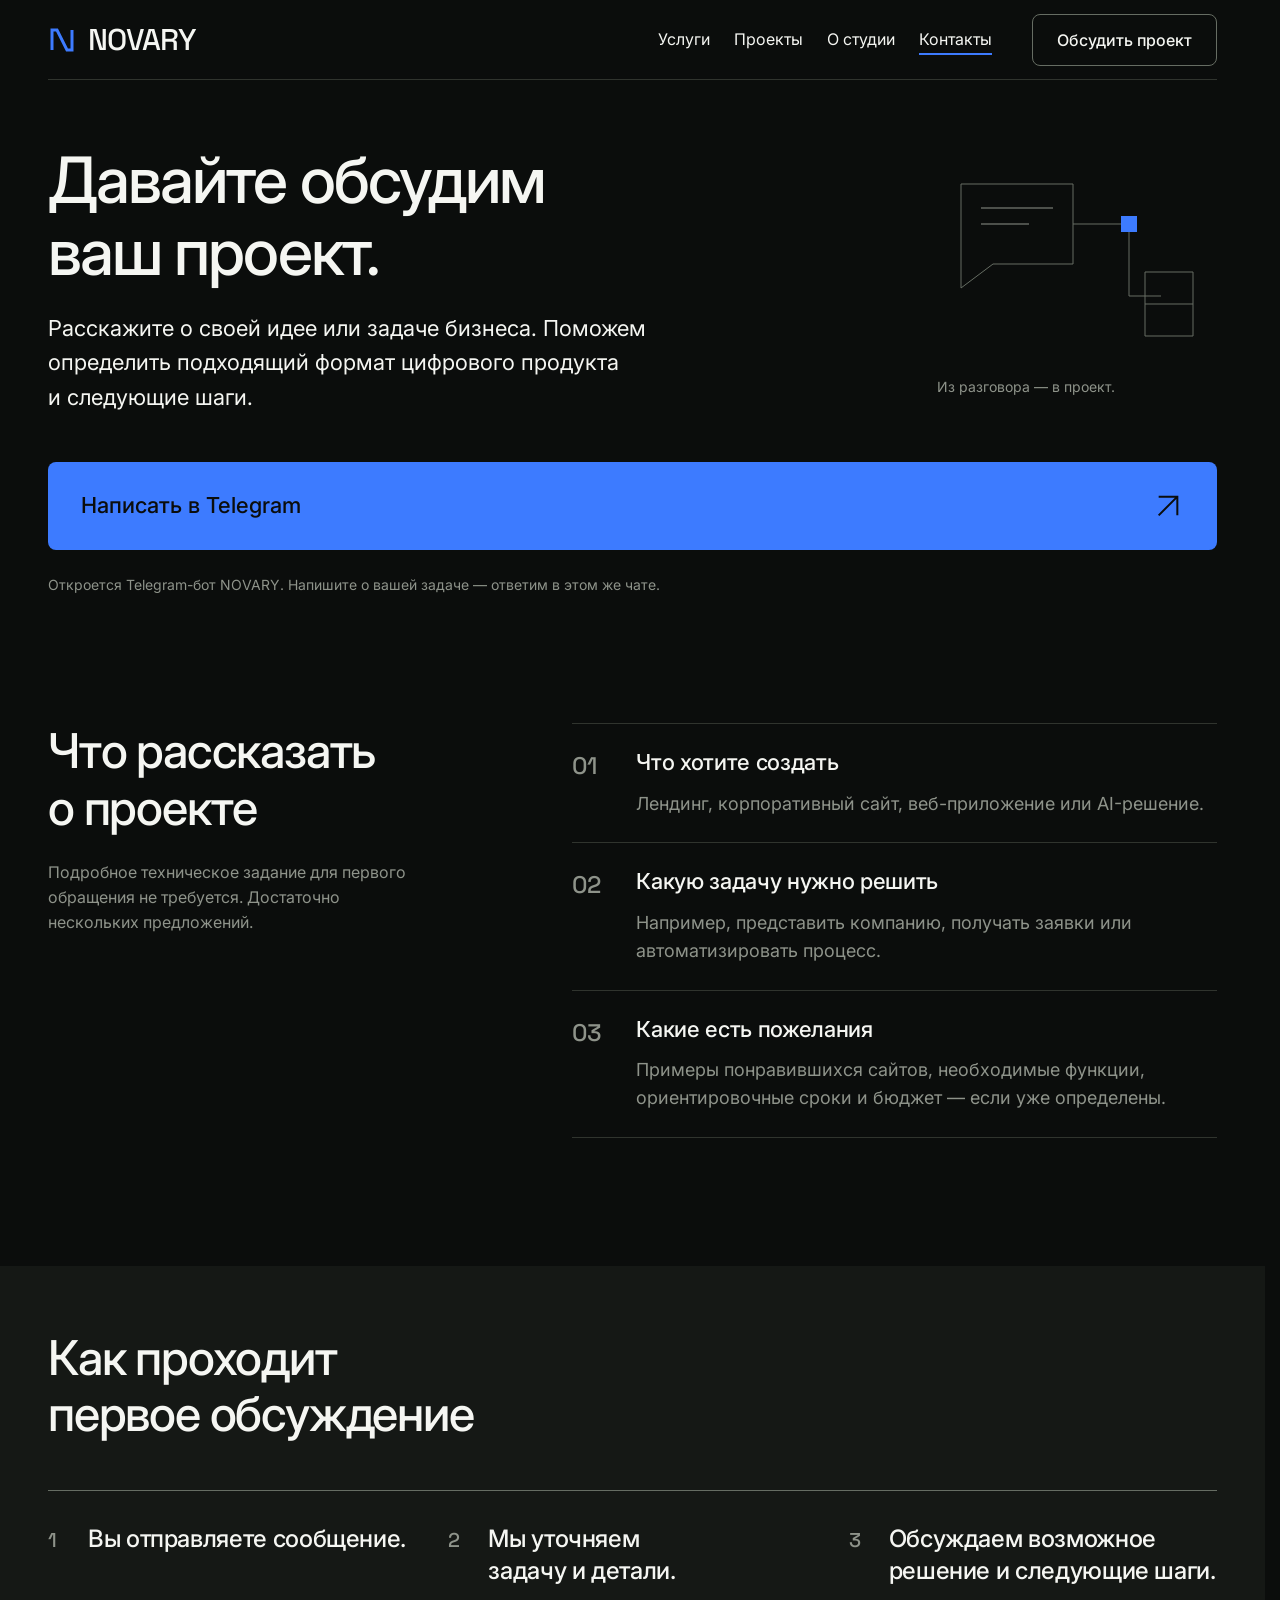
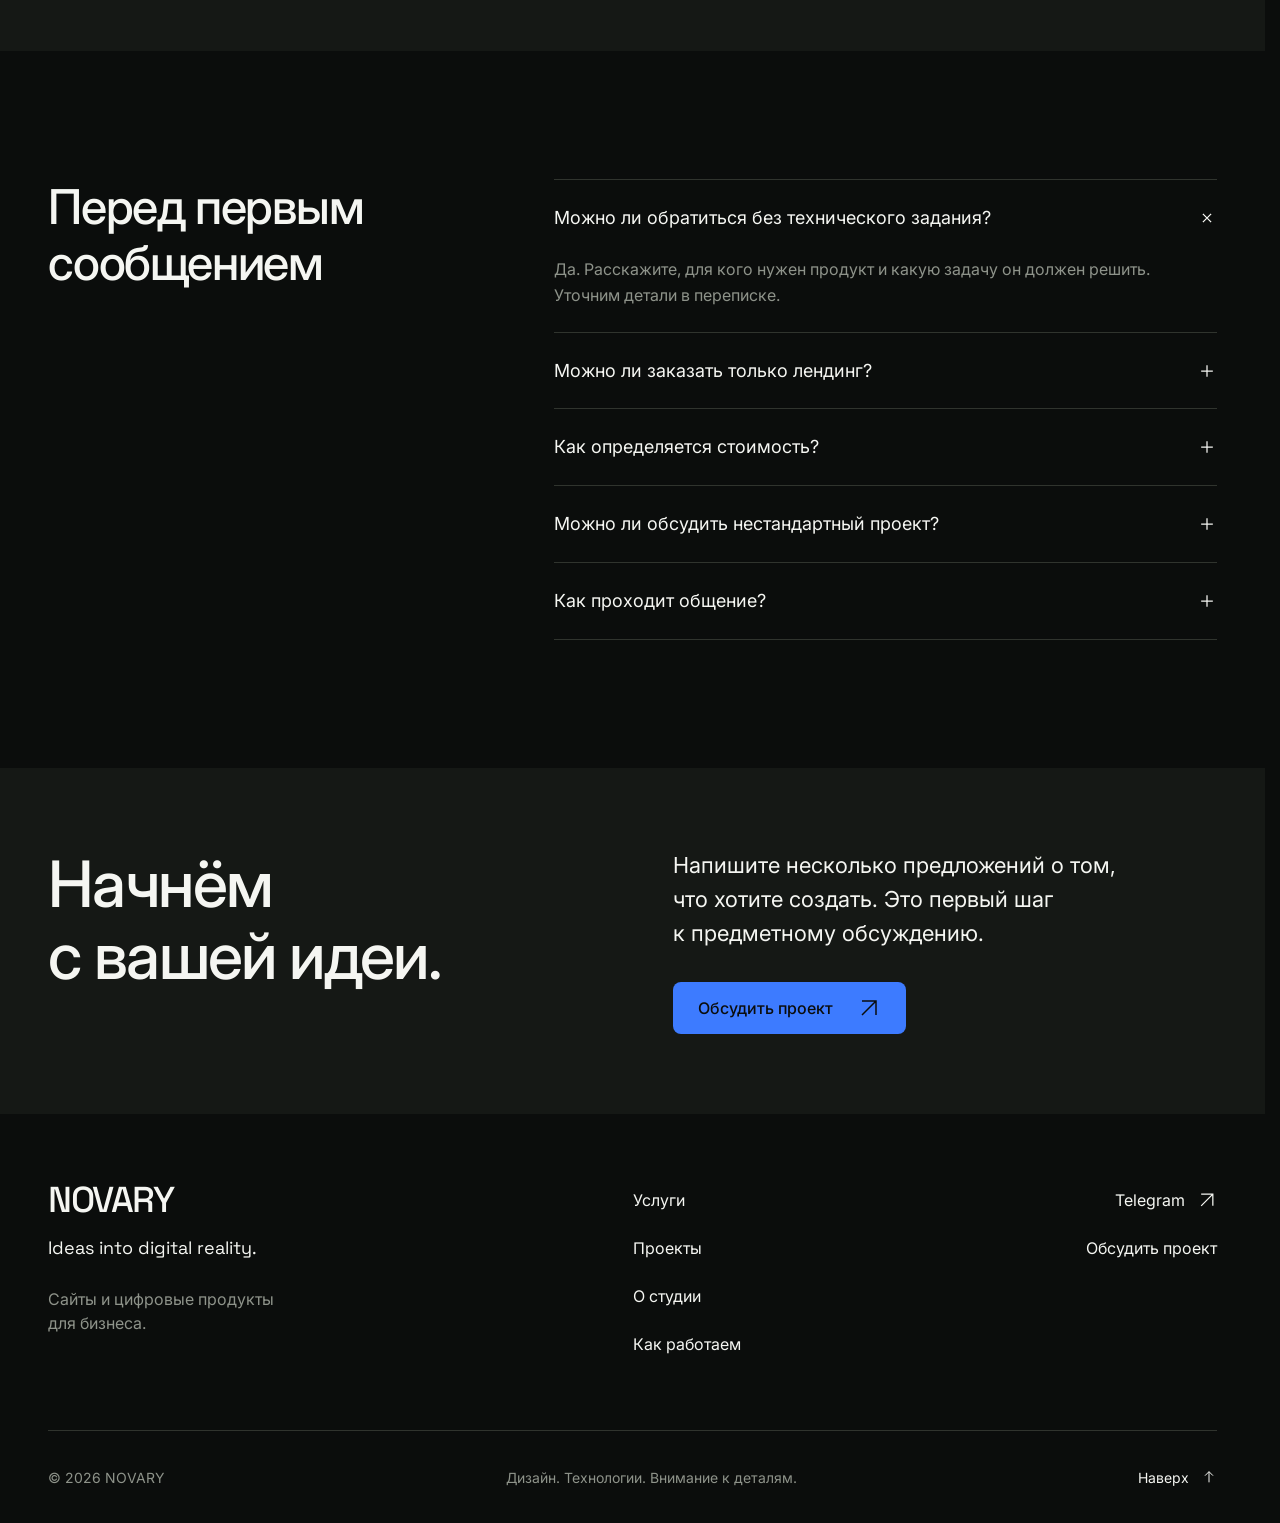
<file: contact.html>
<!doctype html>
<html lang="ru">
<head>
  <meta charset="utf-8">
  <meta name="viewport" content="width=device-width, initial-scale=1">
  <meta name="theme-color" content="#0B0D0C">
  <title>Контакты NOVARY — обсудить сайт или цифровой продукт</title>
  <meta name="description" content="Обсудите проект с NOVARY в Telegram: лендинг, корпоративный сайт, веб-приложение или AI-решение. Что рассказать о задаче и как проходит первое обсуждение.">
  <meta property="og:title" content="Контакты NOVARY — обсудить сайт или цифровой продукт">
  <meta property="og:description" content="Обсудите проект с NOVARY в Telegram: лендинг, корпоративный сайт, веб-приложение или AI-решение. Что рассказать о задаче и как проходит первое обсуждение.">
  <meta property="og:type" content="website">
  <meta property="og:locale" content="ru_RU">
  <meta property="og:site_name" content="NOVARY">
  <meta property="og:image" content="assets/images/social-preview.png">
  <meta property="og:image:width" content="1200">
  <meta property="og:image:height" content="630">
  <meta property="og:image:alt" content="NOVARY. Ideas into digital reality.">
  <meta name="twitter:card" content="summary_large_image">
  <link rel="icon" href="assets/favicon.svg" type="image/svg+xml">
  <link rel="preload" href="assets/fonts/inter-variable.woff" as="font" type="font/woff" crossorigin>
  <link rel="stylesheet" href="assets/css/styles.css">
  <link rel="stylesheet" href="assets/css/contact.css">
  <script type="module" src="assets/js/main.js"></script>
</head>
<body id="top" class="contact-page">
  <a class="skip-link" href="#main">Перейти к содержимому</a>
  <header class="site-header">
    <div class="container header-inner">
      <a class="wordmark" href="index.html#top" aria-label="NOVARY — главная страница" translate="no">
        <svg class="brand-symbol" width="28" height="28" viewBox="0 0 28 28" fill="none" aria-hidden="true"><path d="M4 24V4h5l10 20h5V4" stroke="currentColor" stroke-width="3" stroke-linejoin="miter"/></svg>
        NOVARY
      </a>
      <nav class="desktop-nav" aria-label="Основная навигация">
        <a href="services.html">Услуги</a>
        <a href="projects.html">Проекты</a>
        <a href="about.html">О студии</a>
        <a href="contact.html" aria-current="page">Контакты</a>
      </nav>
      <a class="button button-secondary header-cta" href="#contact">Обсудить проект</a>
      <button class="menu-trigger" type="button" aria-controls="mobile-menu" aria-expanded="false" hidden>
        Меню <svg width="24" height="24" viewBox="0 0 24 24" fill="none" aria-hidden="true"><path d="M4 8h16M4 16h16" stroke="currentColor" stroke-width="1.5"/></svg>
      </button>
    </div>
  </header>
  <main id="main" tabindex="-1">
    <section class="contact-hero container" id="contact" tabindex="-1" aria-labelledby="contact-hero-title">
      <h1 id="contact-hero-title">Давайте обсудим ваш проект.</h1>
      <p class="lead contact-hero-intro">Расскажите о&nbsp;своей идее или задаче бизнеса. Поможем определить подходящий формат цифрового продукта и&nbsp;следующие шаги.</p>
      <figure class="contact-geometry">
        <svg viewBox="0 0 280 200" width="280" height="200" fill="none" aria-hidden="true">
          <path class="contact-diagram-line" d="M24 24h112v80H56l-32 24V24Z"/>
          <path class="contact-diagram-ink" d="M44 48h72M44 64h48"/>
          <path class="contact-diagram-line" d="M136 64h56v72h32"/>
          <path class="contact-diagram-line" d="M208 112h48v64h-48zM208 144h48"/>
          <path class="contact-diagram-blue" d="M184 56h16v16h-16z"/>
        </svg>
        <figcaption>Из разговора — в&nbsp;проект.</figcaption>
      </figure>
      <a class="button button-primary contact-start-button" href="#contact-status" data-telegram-link aria-describedby="contact-status">Написать в Telegram <svg width="24" height="24" viewBox="0 0 24 24" fill="none" aria-hidden="true"><path d="M5 19 19 5M5 5h14v14" stroke="currentColor" stroke-width="1.5"/></svg></a>
      <p class="contact-status contact-hero-status" id="contact-status" tabindex="-1" role="status">Telegram-канал пока недоступен. Пожалуйста, зайдите позже.</p>
    </section>

    <section class="section container contact-guide" aria-labelledby="guide-title">
      <div><h2 id="guide-title">Что рассказать о&nbsp;проекте</h2><p class="contact-guide-note">Подробное техническое задание для первого обращения не&nbsp;требуется. Достаточно нескольких предложений.</p></div>
      <ol class="contact-guide-list">
        <li><span class="step-number" aria-hidden="true">01</span><div><h3>Что хотите создать</h3><p>Лендинг, корпоративный сайт, веб-приложение или AI-решение.</p></div></li>
        <li><span class="step-number" aria-hidden="true">02</span><div><h3>Какую задачу нужно решить</h3><p>Например, представить компанию, получать заявки или автоматизировать процесс.</p></div></li>
        <li><span class="step-number" aria-hidden="true">03</span><div><h3>Какие есть пожелания</h3><p>Примеры понравившихся сайтов, необходимые функции, ориентировочные сроки и&nbsp;бюджет — если уже определены.</p></div></li>
      </ol>
    </section>

    <section class="section contact-discussion" aria-labelledby="discussion-title">
      <div class="container"><h2 id="discussion-title">Как проходит первое обсуждение</h2>
        <ol class="contact-discussion-list">
          <li><span class="step-number" aria-hidden="true">1</span><h3>Вы отправляете сообщение.</h3></li>
          <li><span class="step-number" aria-hidden="true">2</span><h3>Мы уточняем задачу и&nbsp;детали.</h3></li>
          <li><span class="step-number" aria-hidden="true">3</span><h3>Обсуждаем возможное решение и&nbsp;следующие шаги.</h3></li>
        </ol>
      </div>
    </section>

    <section class="section container faq" aria-labelledby="faq-title">
      <h2 id="faq-title">Перед первым сообщением</h2>
      <div class="faq-list">
        <details open><summary>Можно ли обратиться без технического задания?<svg width="20" height="20" viewBox="0 0 24 24" fill="none" aria-hidden="true"><path d="M5 12h14M12 5v14" stroke="currentColor" stroke-width="1.5"/></svg></summary><div class="faq-answer"><p>Да. Расскажите, для кого нужен продукт и&nbsp;какую задачу он&nbsp;должен решить. Уточним детали в&nbsp;переписке.</p></div></details>
        <details><summary>Можно ли заказать только лендинг?<svg width="20" height="20" viewBox="0 0 24 24" fill="none" aria-hidden="true"><path d="M5 12h14M12 5v14" stroke="currentColor" stroke-width="1.5"/></svg></summary><div class="faq-answer"><p>Да. Лендинг подходит для отдельной услуги, продукта или кампании. Состав работ согласуем после обсуждения задачи.</p></div></details>
        <details><summary>Как определяется стоимость?<svg width="20" height="20" viewBox="0 0 24 24" fill="none" aria-hidden="true"><path d="M5 12h14M12 5v14" stroke="currentColor" stroke-width="1.5"/></svg></summary><div class="faq-answer"><p>Стоимость зависит от&nbsp;объёма, функций, интеграций и&nbsp;готовности материалов. После знакомства с&nbsp;задачей подготовим предложение с&nbsp;составом работ и&nbsp;стоимостью.</p></div></details>
        <details><summary>Можно ли обсудить нестандартный проект?<svg width="20" height="20" viewBox="0 0 24 24" fill="none" aria-hidden="true"><path d="M5 12h14M12 5v14" stroke="currentColor" stroke-width="1.5"/></svg></summary><div class="faq-answer"><p>Да. Опишите цель, нужные функции и&nbsp;ограничения. Оценим, подходит ли задача нашему формату и&nbsp;с&nbsp;чего можно начать.</p></div></details>
        <details><summary>Как проходит общение?<svg width="20" height="20" viewBox="0 0 24 24" fill="none" aria-hidden="true"><path d="M5 12h14M12 5v14" stroke="currentColor" stroke-width="1.5"/></svg></summary><div class="faq-answer"><p>Начинаем в&nbsp;Telegram-боте NOVARY: вы отправляете сообщение, мы уточняем детали и&nbsp;отвечаем в&nbsp;этом&nbsp;же чате. Дальнейший формат работы согласуем в&nbsp;ходе обсуждения.</p></div></details>
      </div>
    </section>

    <section class="section contact" id="start" tabindex="-1" aria-labelledby="start-title">
      <div class="container contact-inner"><h2 id="start-title">Начнём с&nbsp;вашей идеи.</h2><div class="contact-copy"><p class="lead">Напишите несколько предложений о&nbsp;том, что хотите создать. Это первый шаг к&nbsp;предметному обсуждению.</p><a class="button button-primary" href="#contact-status" data-telegram-link aria-describedby="contact-status">Обсудить проект <svg width="24" height="24" viewBox="0 0 24 24" fill="none" aria-hidden="true"><path d="M5 19 19 5M5 5h14v14" stroke="currentColor" stroke-width="1.5"/></svg></a></div></div>
    </section>
  </main>
  <footer class="site-footer container">
    <div class="footer-main"><div class="footer-brand"><a class="wordmark" href="#top" translate="no">NOVARY</a><p lang="en" class="footer-slogan">Ideas into digital reality.</p><p>Сайты и&nbsp;цифровые продукты<br>для бизнеса.</p></div><nav aria-label="Навигация в подвале"><a href="services.html">Услуги</a><a href="projects.html">Проекты</a><a href="about.html">О студии</a><a href="index.html#process">Как работаем</a></nav><div class="footer-contact"><a class="footer-telegram" href="#contact-status" data-telegram-link>Telegram <svg width="20" height="20" viewBox="0 0 24 24" fill="none" aria-hidden="true"><path d="M5 19 19 5M5 5h14v14" stroke="currentColor" stroke-width="1.5"/></svg></a><a href="#contact">Обсудить проект</a></div></div>
    <div class="footer-bottom"><span>© <span data-year>2026</span> NOVARY</span><span>Дизайн. Технологии. Внимание к&nbsp;деталям.</span><a href="#top">Наверх <svg width="16" height="16" viewBox="0 0 24 24" fill="none" aria-hidden="true"><path d="M12 20V4m-6 6 6-6 6 6" stroke="currentColor" stroke-width="1.5"/></svg></a></div>
  </footer>
  <dialog class="menu-panel" id="mobile-menu" aria-labelledby="menu-title">
    <div class="menu-inner"><div class="menu-header"><span class="wordmark" id="menu-title" translate="no">NOVARY</span><button type="button" class="menu-close">Закрыть <svg width="24" height="24" viewBox="0 0 24 24" fill="none" aria-hidden="true"><path d="m6 6 12 12M6 18 18 6" stroke="currentColor" stroke-width="1.5"/></svg></button></div><nav aria-label="Мобильная навигация"><a href="services.html">Услуги</a><a href="projects.html">Проекты</a><a href="about.html">О студии</a><a href="contact.html" aria-current="page">Контакты</a></nav><a href="#contact" class="button button-primary">Обсудить проект</a><p class="menu-slogan" lang="en">Ideas into digital reality.</p></div>
  </dialog>
</body>
</html>
</file>
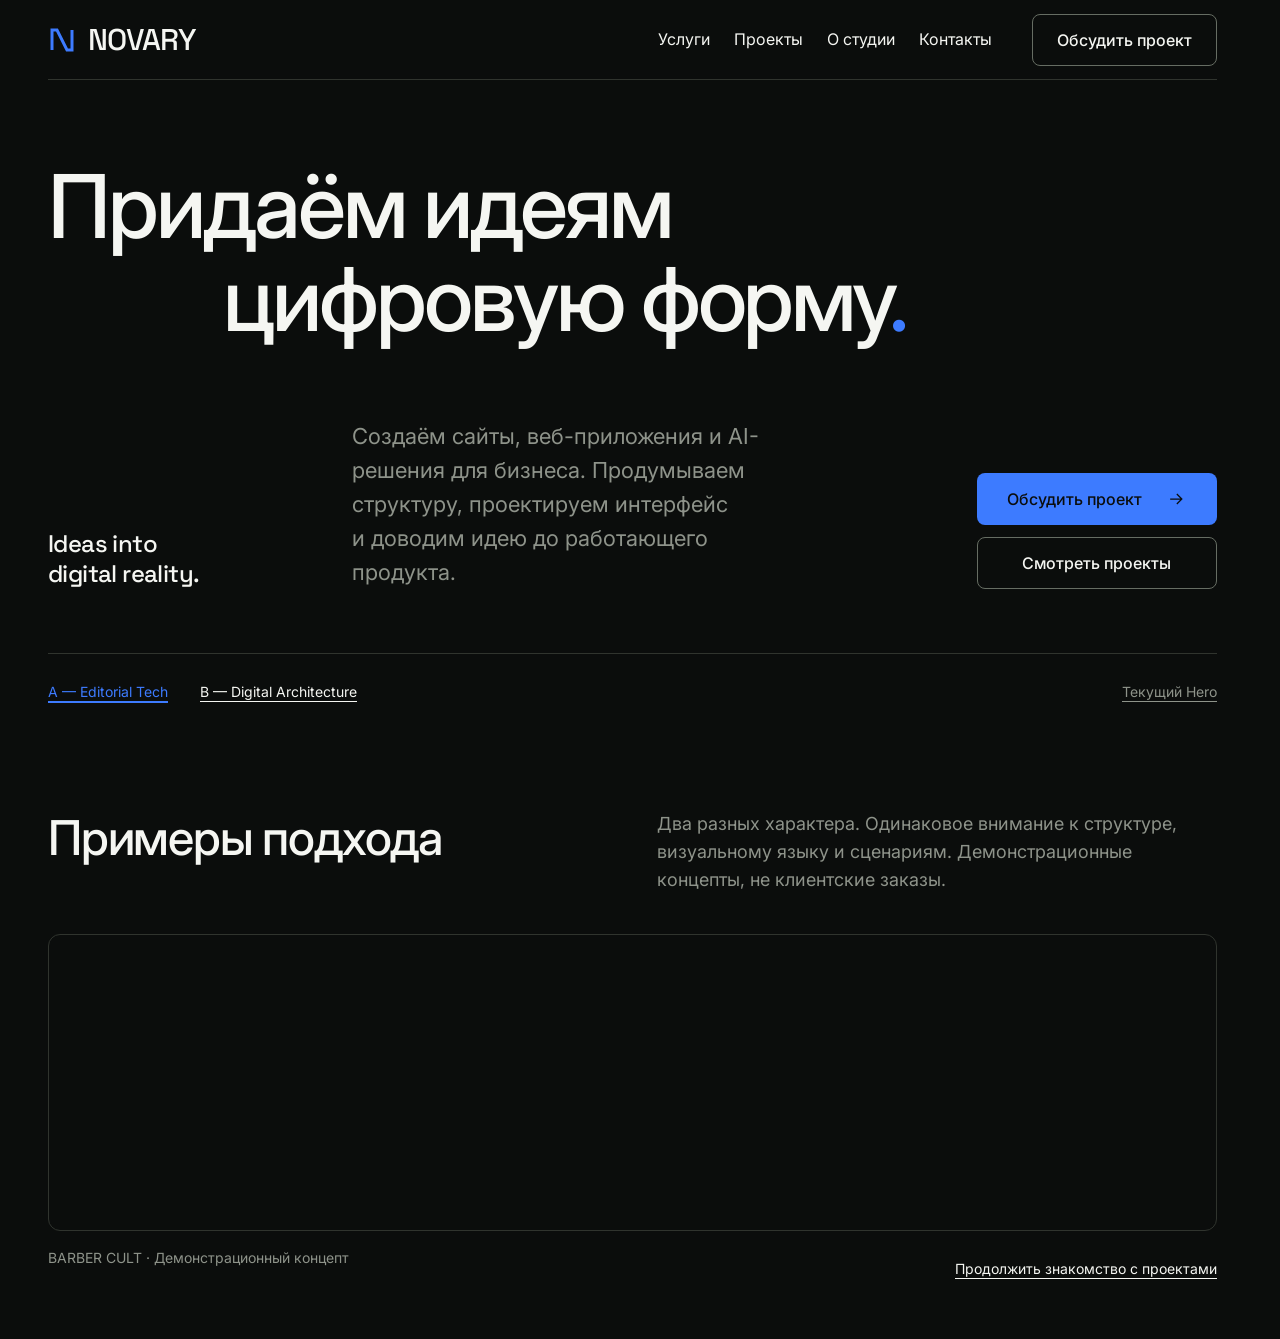
<file: hero-a.html>
<!doctype html>
<html lang="ru">
<head>
  <meta charset="utf-8">
  <meta name="viewport" content="width=device-width, initial-scale=1">
  <meta name="theme-color" content="#0B0D0C">
  <meta name="robots" content="noindex, nofollow">
  <title>NOVARY — Hero A / Editorial Tech</title>
  <meta name="description" content="Вариант первого экрана NOVARY: Editorial Tech. Локальная концепция для сравнения.">
  <link rel="icon" href="assets/favicon.svg" type="image/svg+xml">
  <link rel="preload" href="assets/fonts/inter-variable.woff" as="font" type="font/woff" crossorigin>
  <link rel="stylesheet" href="assets/css/styles.css">
  <link rel="stylesheet" href="assets/css/hero-concepts.css">
  <script src="assets/js/hero-concepts.js" defer></script>
</head>
<body id="top" class="concept-page concept-page-a">
  <a class="skip-link" href="#main">Перейти к содержимому</a>
  <header class="site-header">
    <div class="container header-inner">
      <a class="wordmark" href="index.html#top" aria-label="NOVARY — в начало страницы" translate="no">
        <svg class="brand-symbol" width="28" height="28" viewBox="0 0 28 28" fill="none" aria-hidden="true"><path d="M4 24V4h5l10 20h5V4" stroke="currentColor" stroke-width="3" stroke-linejoin="miter"/></svg>
        NOVARY
      </a>
      <nav class="desktop-nav" aria-label="Основная навигация">
        <a href="services.html">Услуги</a>
        <a href="projects.html">Проекты</a>
        <a href="about.html">О студии</a>
        <a href="contact.html">Контакты</a>
      </nav>
      <a class="button button-secondary header-cta" href="index.html#contact">Обсудить проект</a>
      <button class="menu-trigger" type="button" aria-controls="mobile-menu" aria-expanded="false" hidden>
        Меню <svg width="24" height="24" viewBox="0 0 24 24" fill="none" aria-hidden="true"><path d="M4 8h16M4 16h16" stroke="currentColor" stroke-width="1.5"/></svg>
      </button>
    </div>
  </header>
  <main id="main" tabindex="-1">
    <section class="concept-hero container concept-editorial" aria-labelledby="hero-title">
      <h1 class="editorial-headline" id="hero-title"><span class="editorial-line">Придаём идеям</span> <span class="editorial-line">цифровую форму<span class="accent-dot">.</span></span></h1>
      <div class="editorial-bottom">
        <p class="lead editorial-description">Создаём сайты, веб-приложения и&nbsp;AI-решения для бизнеса. Продумываем структуру, проектируем интерфейс и&nbsp;доводим идею до&nbsp;работающего продукта.</p>
        <div class="editorial-actions"><a class="button button-primary" href="index.html#contact">Обсудить проект <svg width="20" height="20" viewBox="0 0 24 24" fill="none" aria-hidden="true"><path d="M5 12h14m-6-6 6 6-6 6" stroke="currentColor" stroke-width="1.5"/></svg></a><a class="button button-secondary" href="index.html#projects">Смотреть проекты</a></div>
        <p class="concept-slogan" lang="en">Ideas into<br> digital reality.</p>
      </div>
    </section>
    <nav class="concept-comparison container" aria-label="Сравнение вариантов Hero">
      <div class="concept-comparison-links"><a href="hero-a.html" aria-current="page">A — Editorial Tech</a><a href="hero-b.html">B — Digital Architecture</a></div>
      <a class="concept-original" href="index.html">Текущий Hero</a>
    </nav>
    <section class="section container concept-next" aria-labelledby="projects-title">
      <div class="section-heading">
        <h2 id="projects-title">Примеры подхода</h2>
        <p>Два разных характера. Одинаковое внимание к&nbsp;структуре, визуальному языку и&nbsp;сценариям. Демонстрационные концепты, не&nbsp;клиентские заказы.</p>
      </div>
      <a class="concept-project-glimpse" href="index.html#projects" aria-label="Посмотреть проекты на главной NOVARY">
        <img src="assets/images/barber-cult-1440.webp" srcset="assets/images/barber-cult-640.webp 640w, assets/images/barber-cult-960.webp 960w, assets/images/barber-cult-1440.webp 1440w" sizes="(max-width: 767px) calc(100vw - 40px), (max-width: 1199px) calc(100vw - 64px), 1280px" width="1440" height="900" alt="Фрагмент существующего концепта BARBER CULT" loading="lazy" decoding="async">
      </a>
      <div class="concept-project-meta"><p>BARBER CULT · Демонстрационный концепт</p><a href="index.html#projects">Продолжить знакомство с&nbsp;проектами</a></div>
    </section>
  </main>
  <dialog class="menu-panel" id="mobile-menu" aria-labelledby="menu-title">
    <div class="menu-inner"><div class="menu-header"><span class="wordmark" id="menu-title" translate="no">NOVARY</span><button type="button" class="menu-close">Закрыть <svg width="24" height="24" viewBox="0 0 24 24" fill="none" aria-hidden="true"><path d="m6 6 12 12M6 18 18 6" stroke="currentColor" stroke-width="1.5"/></svg></button></div><nav aria-label="Мобильная навигация"><a href="services.html">Услуги</a><a href="projects.html">Проекты</a><a href="about.html">О студии</a><a href="contact.html">Контакты</a></nav><a href="index.html#contact" class="button button-primary">Обсудить проект</a><p class="menu-slogan" lang="en">Ideas into digital reality.</p></div>
  </dialog>
</body>
</html>
</file>
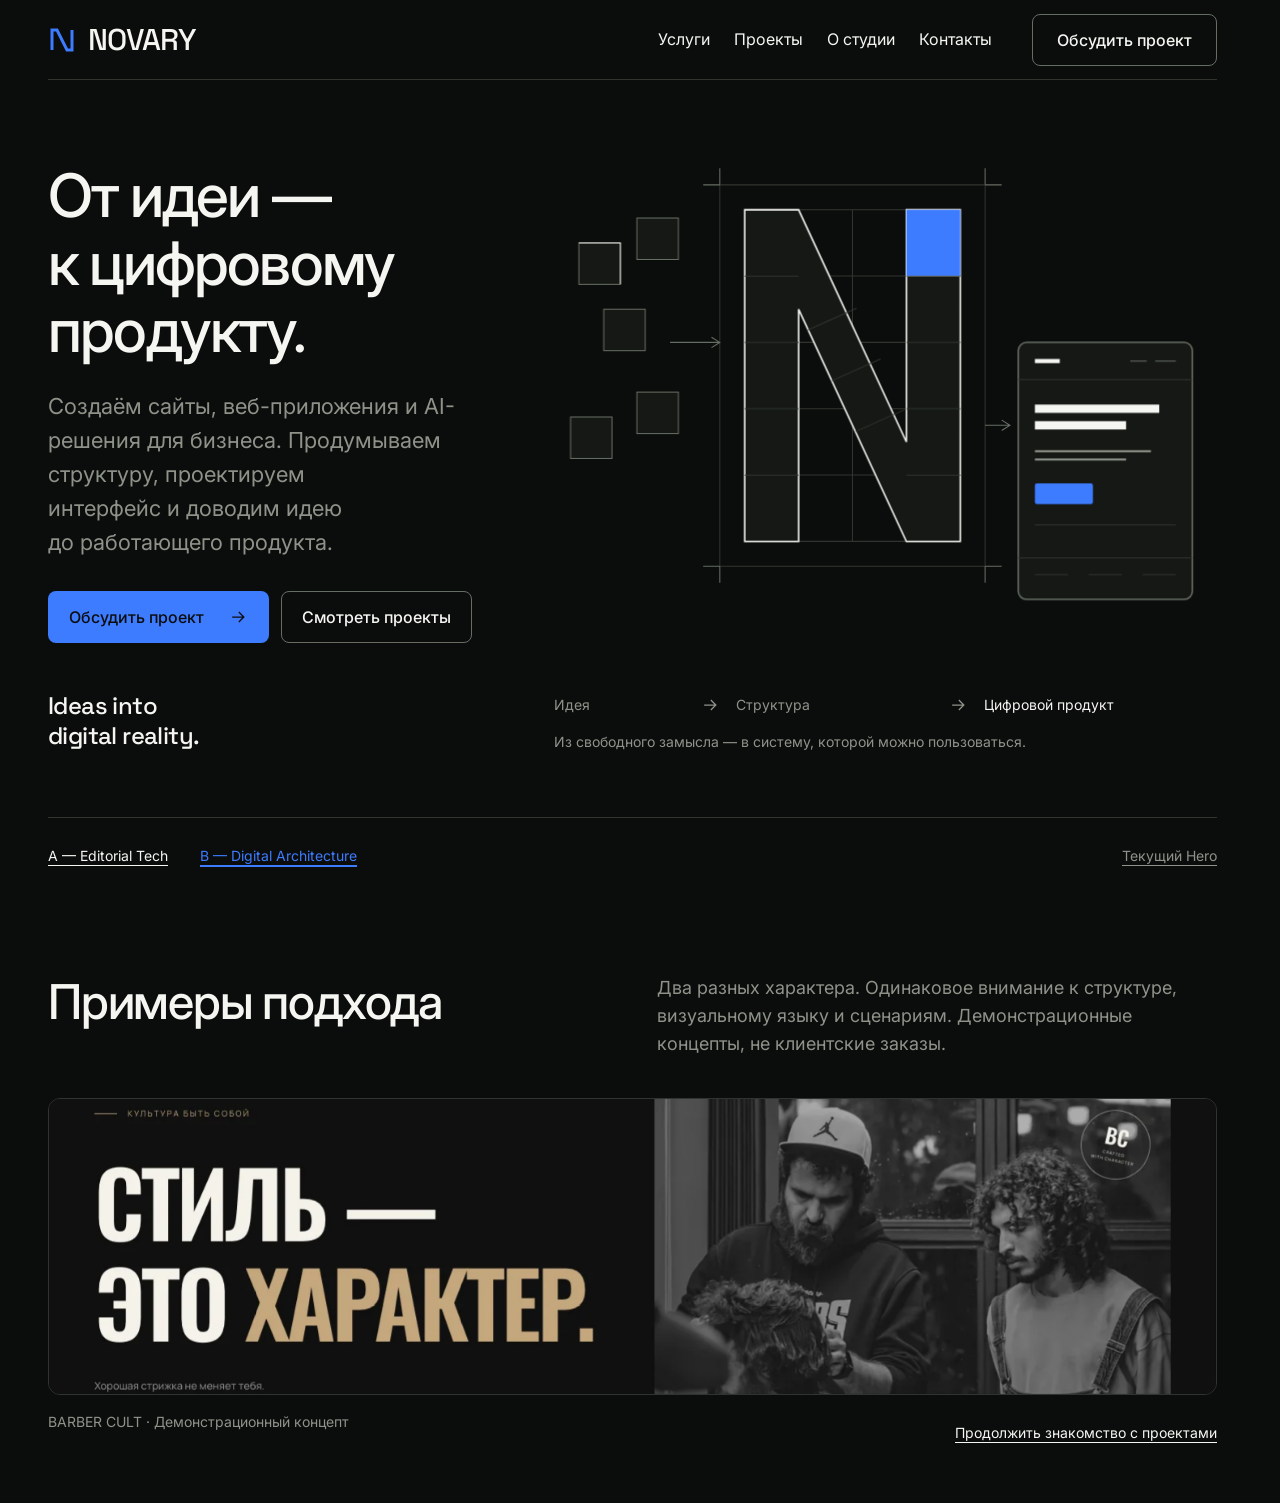
<file: hero-b.html>
<!doctype html>
<html lang="ru">
<head>
  <meta charset="utf-8">
  <meta name="viewport" content="width=device-width, initial-scale=1">
  <meta name="theme-color" content="#0B0D0C">
  <meta name="robots" content="noindex, nofollow">
  <title>NOVARY — Hero B / Digital Architecture</title>
  <meta name="description" content="Вариант первого экрана NOVARY: Digital Architecture. Локальная концепция для сравнения.">
  <link rel="icon" href="assets/favicon.svg" type="image/svg+xml">
  <link rel="preload" href="assets/fonts/inter-variable.woff" as="font" type="font/woff" crossorigin>
  <link rel="stylesheet" href="assets/css/styles.css">
  <link rel="stylesheet" href="assets/css/hero-concepts.css">
  <script src="assets/js/hero-concepts.js" defer></script>
</head>
<body id="top" class="concept-page concept-page-b">
  <a class="skip-link" href="#main">Перейти к содержимому</a>
  <header class="site-header">
    <div class="container header-inner">
      <a class="wordmark" href="index.html#top" aria-label="NOVARY — в начало страницы" translate="no">
        <svg class="brand-symbol" width="28" height="28" viewBox="0 0 28 28" fill="none" aria-hidden="true"><path d="M4 24V4h5l10 20h5V4" stroke="currentColor" stroke-width="3" stroke-linejoin="miter"/></svg>
        NOVARY
      </a>
      <nav class="desktop-nav" aria-label="Основная навигация">
        <a href="services.html">Услуги</a>
        <a href="projects.html">Проекты</a>
        <a href="about.html">О студии</a>
        <a href="contact.html">Контакты</a>
      </nav>
      <a class="button button-secondary header-cta" href="index.html#contact">Обсудить проект</a>
      <button class="menu-trigger" type="button" aria-controls="mobile-menu" aria-expanded="false" hidden>
        Меню <svg width="24" height="24" viewBox="0 0 24 24" fill="none" aria-hidden="true"><path d="M4 8h16M4 16h16" stroke="currentColor" stroke-width="1.5"/></svg>
      </button>
    </div>
  </header>
  <main id="main" tabindex="-1">
    <section class="concept-hero container concept-architecture" aria-labelledby="hero-title">
      <div class="architecture-layout">
        <div class="architecture-copy">
          <h1 id="hero-title">От идеи — к&nbsp;цифровому продукту.</h1>
          <p class="lead architecture-description">Создаём сайты, веб-приложения и&nbsp;AI-решения для бизнеса. Продумываем структуру, проектируем интерфейс и&nbsp;доводим идею до&nbsp;работающего продукта.</p>
          <div class="architecture-actions"><a class="button button-primary" href="index.html#contact">Обсудить проект <svg width="20" height="20" viewBox="0 0 24 24" fill="none" aria-hidden="true"><path d="M5 12h14m-6-6 6 6-6 6" stroke="currentColor" stroke-width="1.5"/></svg></a><a class="button button-secondary" href="index.html#projects">Смотреть проекты</a></div>
          <p class="concept-slogan" lang="en">Ideas into<br> digital reality.</p>
        </div>
        <figure class="architecture-figure">
          <svg class="architecture-drawing" viewBox="0 0 640 500" width="640" height="500" role="img" aria-labelledby="drawing-title drawing-description">
            <title id="drawing-title">Архитектура цифровой идеи</title>
            <desc id="drawing-description">Свободные модули слева складываются в строгую структуру в форме N. Справа структура становится схемой страницы. Это визуализация подхода NOVARY.</desc>
            <g class="drawing-grid">
              <path d="M184 48h208v320H184zM184 112h208M184 176h208M184 240h208M184 304h208M236 48v320M288 48v320M340 48v320"/>
              <path d="M160 24h256M160 392h256M160 24v368M416 24v368"/>
            </g>
            <g class="drawing-guide">
              <path d="M160 8v16M416 8v16M144 24h16M144 392h16M160 408v-16M416 408v-16M432 24h-16M432 392h-16"/>
              <path d="M112 176h48m-8-5 8 5-8 5M416 256h24m-8-5 8 5-8 5"/>
            </g>
            <g class="assembly-part assembly-idea drawing-module">
              <rect x="24" y="80" width="40" height="40"/>
              <rect x="80" y="56" width="40" height="40"/>
              <rect x="48" y="144" width="40" height="40"/>
              <rect x="80" y="224" width="40" height="40"/>
              <rect x="16" y="248" width="40" height="40"/>
              <path d="M24 80h40v40" stroke="var(--text-primary)"/>
            </g>
            <g class="assembly-part assembly-structure">
              <path class="drawing-n" d="M184 368V48h52l104 224V48h52v320h-52L236 144v224z"/>
              <path class="drawing-grid" d="M184 112h52M184 176h52M184 240h52M184 304h52M340 112h52M340 176h52M340 240h52M340 304h52M245 164l47-21M268 213l47-21M291 262l47-21"/>
              <rect class="drawing-accent" x="340" y="48" width="52" height="64"/>
              <path class="drawing-guide" d="M340 112h52"/>
            </g>
            <g class="assembly-part assembly-product">
              <rect class="drawing-product" x="448" y="176" width="168" height="248" rx="8"/>
              <path class="drawing-grid" d="M448 212h168M448 384h168"/>
              <rect class="drawing-ink" x="464" y="192" width="24" height="4"/>
              <path class="drawing-guide" d="M556 194h16M580 194h20"/>
              <rect class="drawing-ink" x="464" y="236" width="120" height="8"/>
              <rect class="drawing-ink" x="464" y="252" width="88" height="8"/>
              <rect class="drawing-muted" x="464" y="280" width="112" height="2"/>
              <rect class="drawing-muted" x="464" y="288" width="88" height="2"/>
              <rect class="drawing-accent" x="464" y="312" width="56" height="20" rx="2"/>
              <path class="drawing-grid" d="M464 352h136M464 400h32M516 400h32M568 400h32"/>
            </g>
          </svg>
          <figcaption class="architecture-caption">
            <ol class="architecture-stages"><li>Идея <svg width="20" height="20" viewBox="0 0 24 24" fill="none" aria-hidden="true"><path d="M5 12h14m-6-6 6 6-6 6" stroke="currentColor" stroke-width="1.5"/></svg></li><li>Структура <svg width="20" height="20" viewBox="0 0 24 24" fill="none" aria-hidden="true"><path d="M5 12h14m-6-6 6 6-6 6" stroke="currentColor" stroke-width="1.5"/></svg></li><li>Цифровой продукт</li></ol>
            <p class="architecture-explanation">Из свободного замысла — в&nbsp;систему, которой можно пользоваться.</p>
          </figcaption>
        </figure>
      </div>
    </section>
    <nav class="concept-comparison container" aria-label="Сравнение вариантов Hero">
      <div class="concept-comparison-links"><a href="hero-a.html">A — Editorial Tech</a><a href="hero-b.html" aria-current="page">B — Digital Architecture</a></div>
      <a class="concept-original" href="index.html">Текущий Hero</a>
    </nav>
    <section class="section container concept-next" aria-labelledby="projects-title">
      <div class="section-heading">
        <h2 id="projects-title">Примеры подхода</h2>
        <p>Два разных характера. Одинаковое внимание к&nbsp;структуре, визуальному языку и&nbsp;сценариям. Демонстрационные концепты, не&nbsp;клиентские заказы.</p>
      </div>
      <a class="concept-project-glimpse" href="index.html#projects" aria-label="Посмотреть проекты на главной NOVARY">
        <img src="assets/images/barber-cult-1440.webp" srcset="assets/images/barber-cult-640.webp 640w, assets/images/barber-cult-960.webp 960w, assets/images/barber-cult-1440.webp 1440w" sizes="(max-width: 767px) calc(100vw - 40px), (max-width: 1199px) calc(100vw - 64px), 1280px" width="1440" height="900" alt="Фрагмент существующего концепта BARBER CULT" loading="lazy" decoding="async">
      </a>
      <div class="concept-project-meta"><p>BARBER CULT · Демонстрационный концепт</p><a href="index.html#projects">Продолжить знакомство с&nbsp;проектами</a></div>
    </section>
  </main>
  <dialog class="menu-panel" id="mobile-menu" aria-labelledby="menu-title">
    <div class="menu-inner"><div class="menu-header"><span class="wordmark" id="menu-title" translate="no">NOVARY</span><button type="button" class="menu-close">Закрыть <svg width="24" height="24" viewBox="0 0 24 24" fill="none" aria-hidden="true"><path d="m6 6 12 12M6 18 18 6" stroke="currentColor" stroke-width="1.5"/></svg></button></div><nav aria-label="Мобильная навигация"><a href="services.html">Услуги</a><a href="projects.html">Проекты</a><a href="about.html">О студии</a><a href="contact.html">Контакты</a></nav><a href="index.html#contact" class="button button-primary">Обсудить проект</a><p class="menu-slogan" lang="en">Ideas into digital reality.</p></div>
  </dialog>
</body>
</html>
</file>
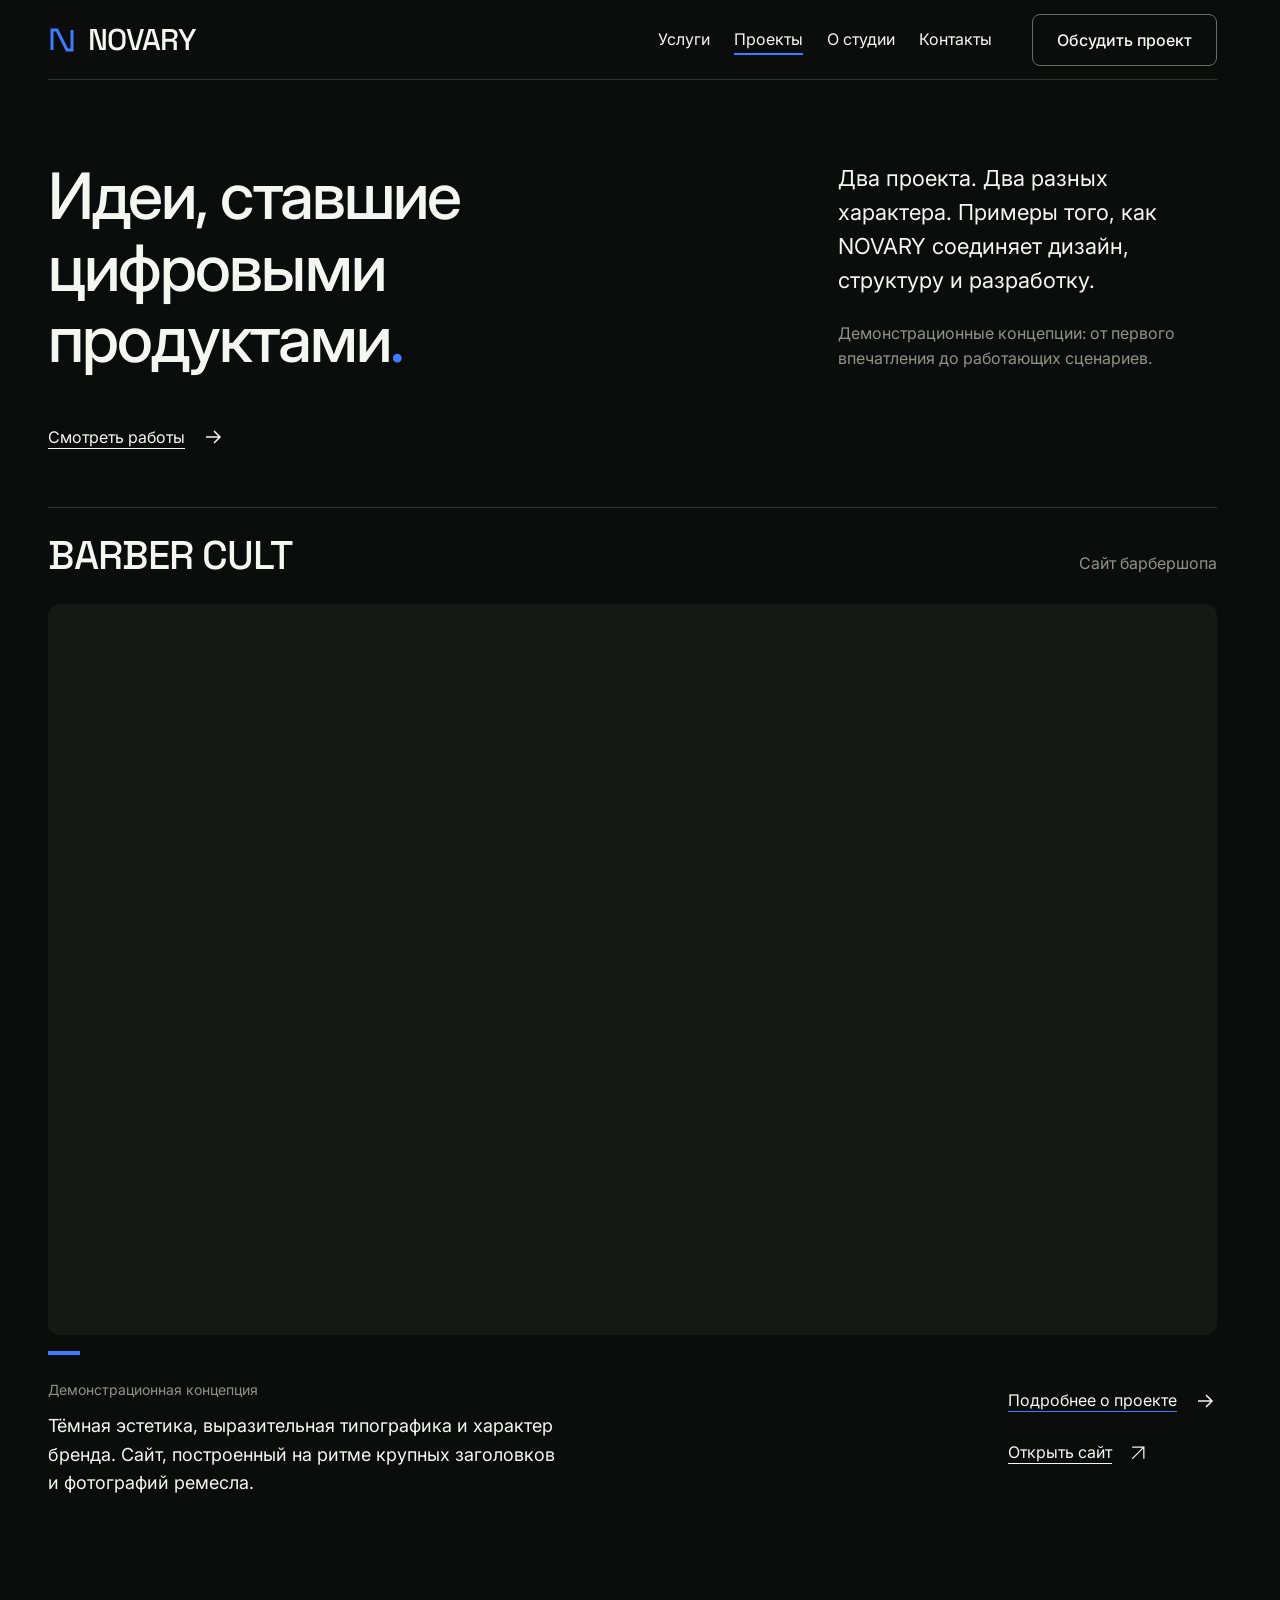
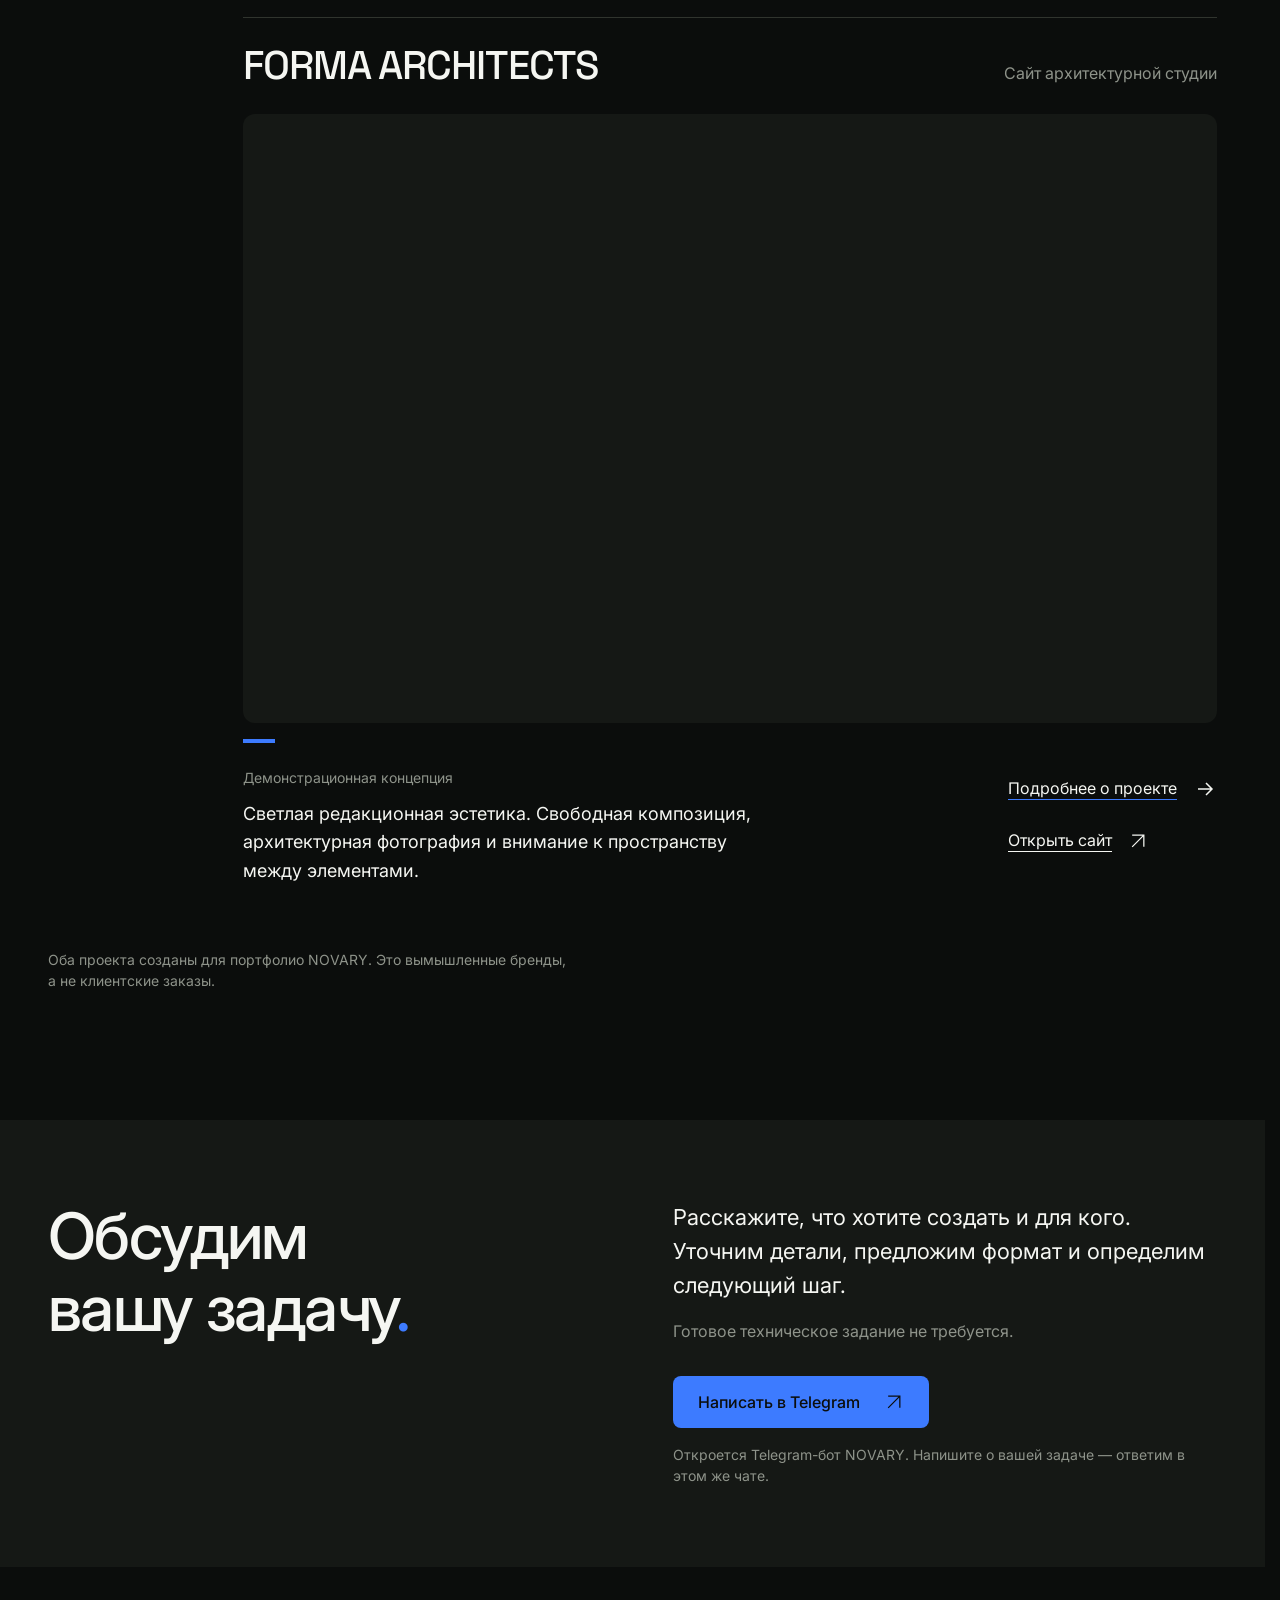
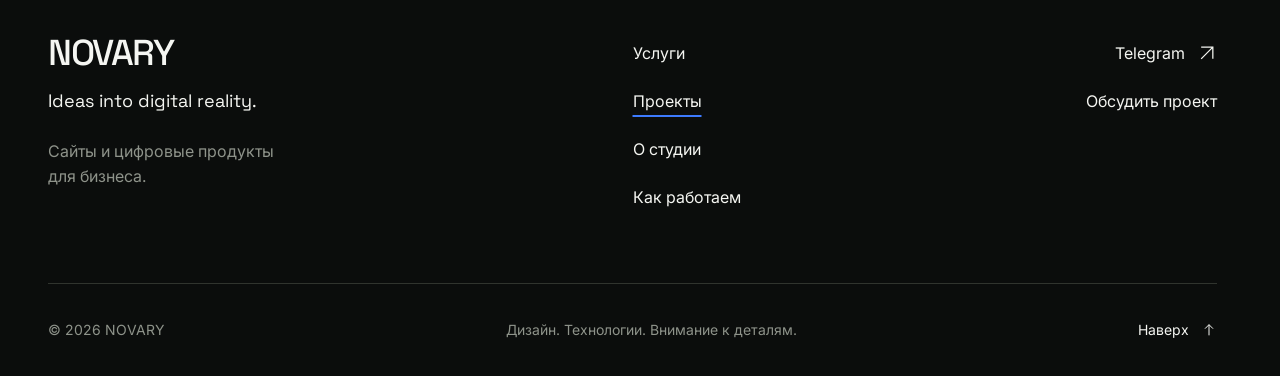
<file: projects.html>
<!doctype html>
<html lang="ru">
<head>
  <meta charset="utf-8">
  <meta name="viewport" content="width=device-width, initial-scale=1">
  <meta name="theme-color" content="#0B0D0C">
  <title>Проекты NOVARY — дизайн и разработка сайтов</title>
  <meta name="description" content="BARBER CULT и FORMA ARCHITECTS: демонстрационные концепции NOVARY. Реальные интерфейсы, визуальные решения и детали реализации.">
  <meta property="og:title" content="Проекты NOVARY — дизайн и разработка сайтов">
  <meta property="og:description" content="BARBER CULT и FORMA ARCHITECTS: демонстрационные концепции NOVARY. Реальные интерфейсы, визуальные решения и детали реализации.">
  <meta property="og:type" content="website">
  <meta property="og:locale" content="ru_RU">
  <meta property="og:site_name" content="NOVARY">
  <meta property="og:image" content="assets/images/social-preview.png">
  <meta property="og:image:width" content="1200">
  <meta property="og:image:height" content="630">
  <meta property="og:image:alt" content="NOVARY. Ideas into digital reality.">
  <meta name="twitter:card" content="summary_large_image">
  <link rel="icon" href="assets/favicon.svg" type="image/svg+xml">
  <link rel="preload" href="assets/fonts/inter-variable.woff" as="font" type="font/woff" crossorigin>
  <link rel="stylesheet" href="assets/css/styles.css">
  <link rel="stylesheet" href="assets/css/projects.css">
  <script type="module" src="assets/js/main.js"></script>
</head>
<body id="top" class="portfolio-page">
  <a class="skip-link" href="#main">Перейти к содержимому</a>
  <header class="site-header">
    <div class="container header-inner">
      <a class="wordmark" href="index.html#top" aria-label="NOVARY — главная страница" translate="no">
        <svg class="brand-symbol" width="28" height="28" viewBox="0 0 28 28" fill="none" aria-hidden="true"><path d="M4 24V4h5l10 20h5V4" stroke="currentColor" stroke-width="3" stroke-linejoin="miter"/></svg>
        NOVARY
      </a>
      <nav class="desktop-nav" aria-label="Основная навигация">
        <a href="services.html">Услуги</a>
        <a href="projects.html" aria-current="page">Проекты</a>
        <a href="about.html">О студии</a>
        <a href="contact.html">Контакты</a>
      </nav>
      <a class="button button-secondary header-cta" href="#contact">Обсудить проект</a>
      <button class="menu-trigger" type="button" aria-controls="mobile-menu" aria-expanded="false" hidden>
        Меню <svg width="24" height="24" viewBox="0 0 24 24" fill="none" aria-hidden="true"><path d="M4 8h16M4 16h16" stroke="currentColor" stroke-width="1.5"/></svg>
      </button>
    </div>
  </header>
  <main id="main" tabindex="-1">
    <section class="portfolio-intro container" aria-labelledby="portfolio-title">
      <h1 id="portfolio-title">Идеи, ставшие цифровыми продуктами<span class="accent-dot">.</span></h1>
      <div class="portfolio-intro-copy"><p class="lead">Два проекта. Два разных характера. Примеры того, как NOVARY соединяет дизайн, структуру и&nbsp;разработку.</p><p>Демонстрационные концепции: от&nbsp;первого впечатления до&nbsp;работающих сценариев.</p></div>
      <a class="work-text-link portfolio-jump" href="#work">Смотреть работы <svg width="24" height="24" viewBox="0 0 24 24" fill="none" aria-hidden="true"><path d="M5 12h14m-6-6 6 6-6 6" stroke="currentColor" stroke-width="1.5"/></svg></a>
    </section>
    <section class="work-collection container" id="work" tabindex="-1" aria-label="Проекты NOVARY">
      <article class="work-entry work-entry--barber-cult" aria-labelledby="barber-cult-title">
        <div class="work-heading"><h2 id="barber-cult-title" lang="en" translate="no">BARBER CULT</h2><p>Сайт барбершопа</p></div>
        <a class="work-image-link" href="projects/barber-cult.html" aria-label="Подробнее о проекте BARBER CULT"><div class="work-image"><img src="assets/images/barber-cult-1440.webp" srcset="assets/images/barber-cult-640.webp 640w, assets/images/barber-cult-960.webp 960w, assets/images/barber-cult-1440.webp 1440w" sizes="(max-width: 767px) calc(100vw - 40px), (max-width: 1199px) calc(100vw - 64px), (max-width: 1376px) calc(100vw - 96px), 1280px" width="1440" height="900" alt="BARBER CULT: тёмный интерфейс барбершопа, крупный заголовок и чёрно-белая фотография" fetchpriority="high" decoding="async"></div></a>
        <div class="work-caption"><div><p class="work-status">Демонстрационная концепция</p><p class="work-description">Тёмная эстетика, выразительная типографика и&nbsp;характер бренда. Сайт, построенный на&nbsp;ритме крупных заголовков и&nbsp;фотографий ремесла.</p></div><div class="work-links"><a class="work-text-link" href="projects/barber-cult.html">Подробнее о проекте <svg width="24" height="24" viewBox="0 0 24 24" fill="none" aria-hidden="true"><path d="M5 12h14m-6-6 6 6-6 6" stroke="currentColor" stroke-width="1.5"/></svg></a><a class="work-text-link" href="https://egprefanov7117.github.io/barber-cult/" target="_blank" rel="noopener noreferrer">Открыть сайт<span class="sr-only"> в новой вкладке</span><svg width="20" height="20" viewBox="0 0 24 24" fill="none" aria-hidden="true"><path d="M5 19 19 5M5 5h14v14" stroke="currentColor" stroke-width="1.5"/></svg></a></div></div>
      </article>
      <article class="work-entry work-entry--forma-architects" aria-labelledby="forma-architects-title">
        <div class="work-heading"><h2 id="forma-architects-title" lang="en" translate="no">FORMA ARCHITECTS</h2><p>Сайт архитектурной студии</p></div>
        <a class="work-image-link" href="projects/forma-architects.html" aria-label="Подробнее о проекте FORMA ARCHITECTS"><div class="work-image"><img src="assets/images/forma-architects-1440.webp" srcset="assets/images/forma-architects-640.webp 640w, assets/images/forma-architects-960.webp 960w, assets/images/forma-architects-1440.webp 1440w" sizes="(max-width: 767px) calc(100vw - 40px), (max-width: 1199px) calc(100vw - 64px), (max-width: 1376px) calc(100vw - 96px), 1280px" width="1440" height="900" alt="FORMA ARCHITECTS: светлая главная страница с крупной типографикой и архитектурной фотографией" loading="lazy" decoding="async"></div></a>
        <div class="work-caption"><div><p class="work-status">Демонстрационная концепция</p><p class="work-description">Светлая редакционная эстетика. Свободная композиция, архитектурная фотография и&nbsp;внимание к&nbsp;пространству между элементами.</p></div><div class="work-links"><a class="work-text-link" href="projects/forma-architects.html">Подробнее о проекте <svg width="24" height="24" viewBox="0 0 24 24" fill="none" aria-hidden="true"><path d="M5 12h14m-6-6 6 6-6 6" stroke="currentColor" stroke-width="1.5"/></svg></a><a class="work-text-link" href="https://egprefanov7117.github.io/forma-architects/" target="_blank" rel="noopener noreferrer">Открыть сайт<span class="sr-only"> в новой вкладке</span><svg width="20" height="20" viewBox="0 0 24 24" fill="none" aria-hidden="true"><path d="M5 19 19 5M5 5h14v14" stroke="currentColor" stroke-width="1.5"/></svg></a></div></div>
      </article>
      <p class="work-footnote">Оба проекта созданы для портфолио NOVARY. Это вымышленные бренды, а&nbsp;не&nbsp;клиентские заказы.</p>
    </section>
    <section class="section contact" id="contact" tabindex="-1" aria-labelledby="contact-title">
      <div class="container contact-inner"><h2 id="contact-title">Обсудим<br>вашу задачу<span class="accent-dot">.</span></h2><div class="contact-copy"><p class="lead">Расскажите, что хотите создать и&nbsp;для кого. Уточним детали, предложим формат и&nbsp;определим следующий шаг.</p><p>Готовое техническое задание не&nbsp;требуется.</p><a class="button button-primary" href="#contact-status" data-telegram-link aria-describedby="contact-status">Написать в Telegram <svg width="20" height="20" viewBox="0 0 24 24" fill="none" aria-hidden="true"><path d="M5 19 19 5M5 5h14v14" stroke="currentColor" stroke-width="1.5"/></svg></a><p class="contact-status" id="contact-status" tabindex="-1" role="status">Telegram-канал пока недоступен. Пожалуйста, зайдите позже.</p></div></div>
    </section>
  </main>
  <footer class="site-footer container">
    <div class="footer-main"><div class="footer-brand"><a class="wordmark" href="#top" translate="no">NOVARY</a><p lang="en" class="footer-slogan">Ideas into digital reality.</p><p>Сайты и&nbsp;цифровые продукты<br>для бизнеса.</p></div><nav aria-label="Навигация в подвале"><a href="services.html">Услуги</a><a href="projects.html" aria-current="page">Проекты</a><a href="about.html">О студии</a><a href="index.html#process">Как работаем</a></nav><div class="footer-contact"><a class="footer-telegram" href="#contact-status" data-telegram-link>Telegram <svg width="20" height="20" viewBox="0 0 24 24" fill="none" aria-hidden="true"><path d="M5 19 19 5M5 5h14v14" stroke="currentColor" stroke-width="1.5"/></svg></a><a href="#contact">Обсудить проект</a></div></div>
    <div class="footer-bottom"><span>© <span data-year>2026</span> NOVARY</span><span>Дизайн. Технологии. Внимание к&nbsp;деталям.</span><a href="#top">Наверх <svg width="16" height="16" viewBox="0 0 24 24" fill="none" aria-hidden="true"><path d="M12 20V4m-6 6 6-6 6 6" stroke="currentColor" stroke-width="1.5"/></svg></a></div>
  </footer>
  <dialog class="menu-panel" id="mobile-menu" aria-labelledby="menu-title">
    <div class="menu-inner"><div class="menu-header"><span class="wordmark" id="menu-title" translate="no">NOVARY</span><button type="button" class="menu-close">Закрыть <svg width="24" height="24" viewBox="0 0 24 24" fill="none" aria-hidden="true"><path d="m6 6 12 12M6 18 18 6" stroke="currentColor" stroke-width="1.5"/></svg></button></div><nav aria-label="Мобильная навигация"><a href="services.html">Услуги</a><a href="projects.html" aria-current="page">Проекты</a><a href="about.html">О студии</a><a href="contact.html">Контакты</a></nav><a href="#contact" class="button button-primary">Обсудить проект</a><p class="menu-slogan" lang="en">Ideas into digital reality.</p></div>
  </dialog>
</body>
</html>
</file>
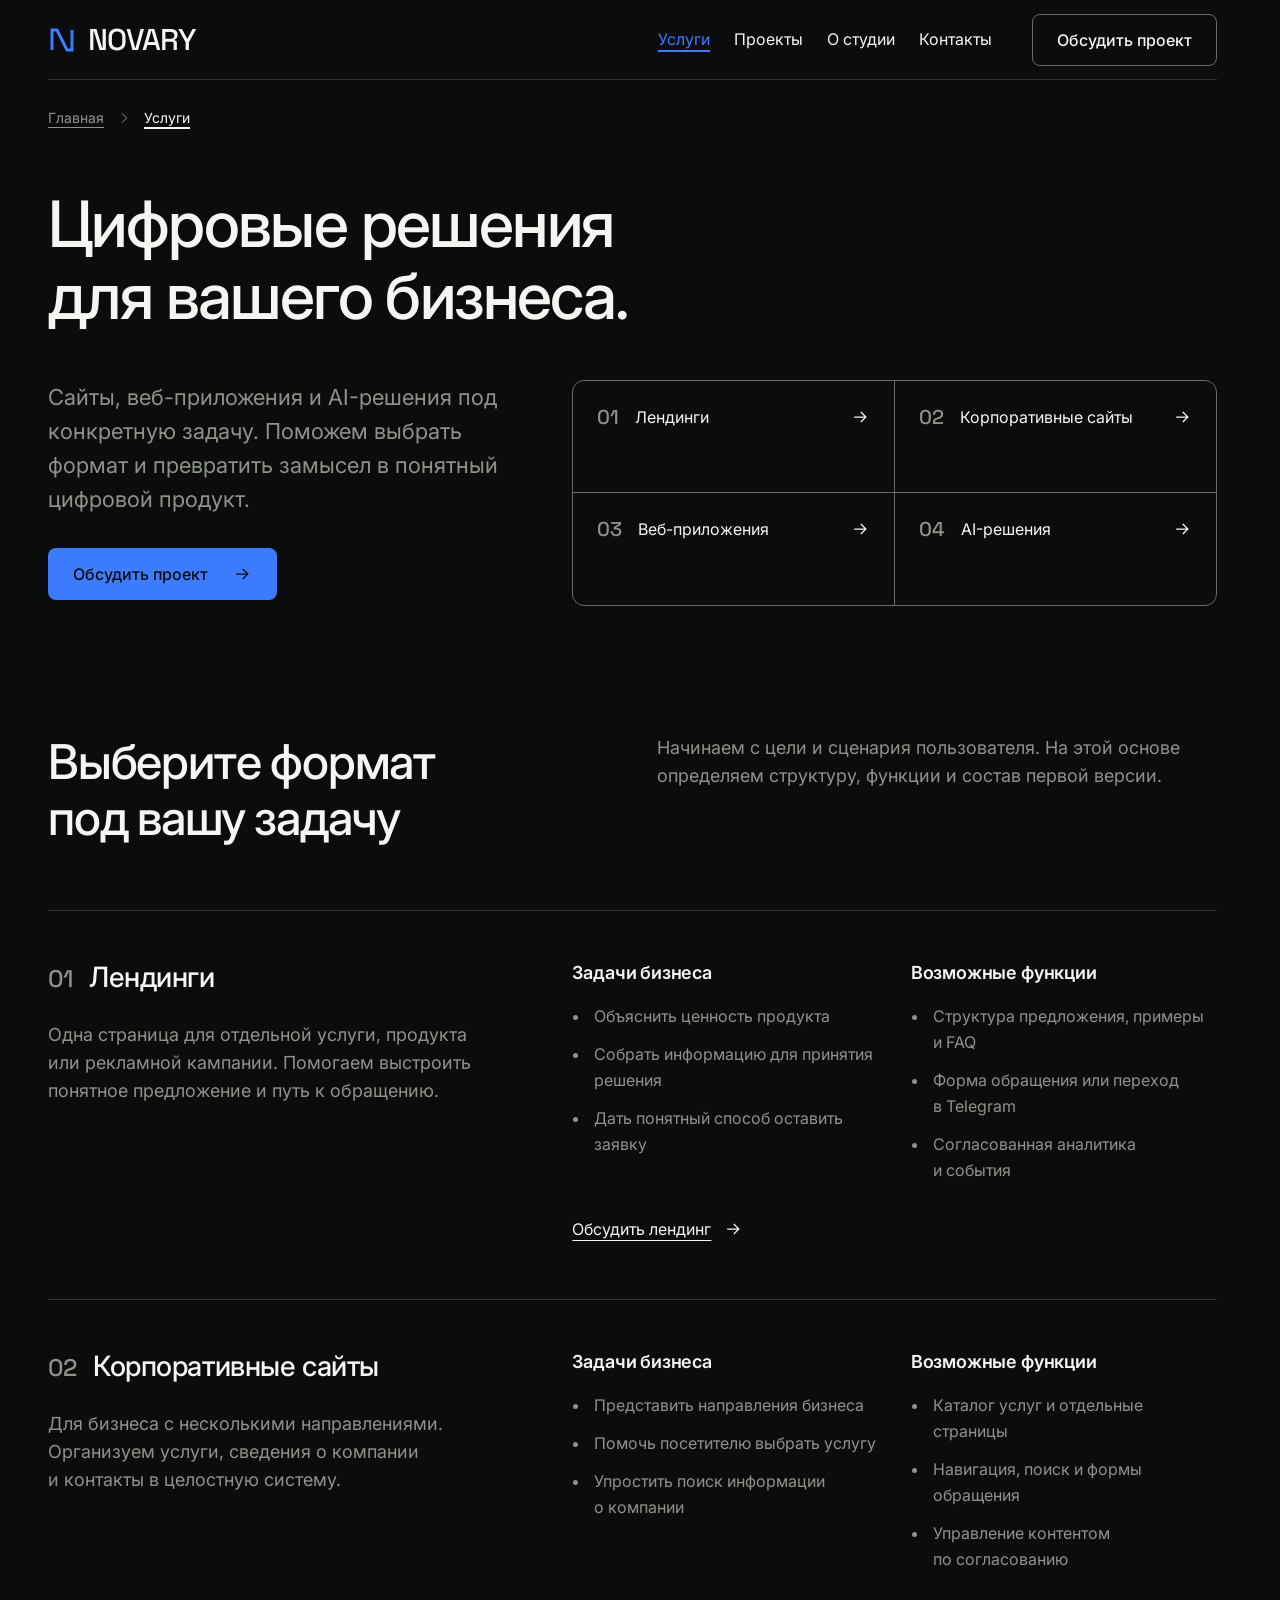
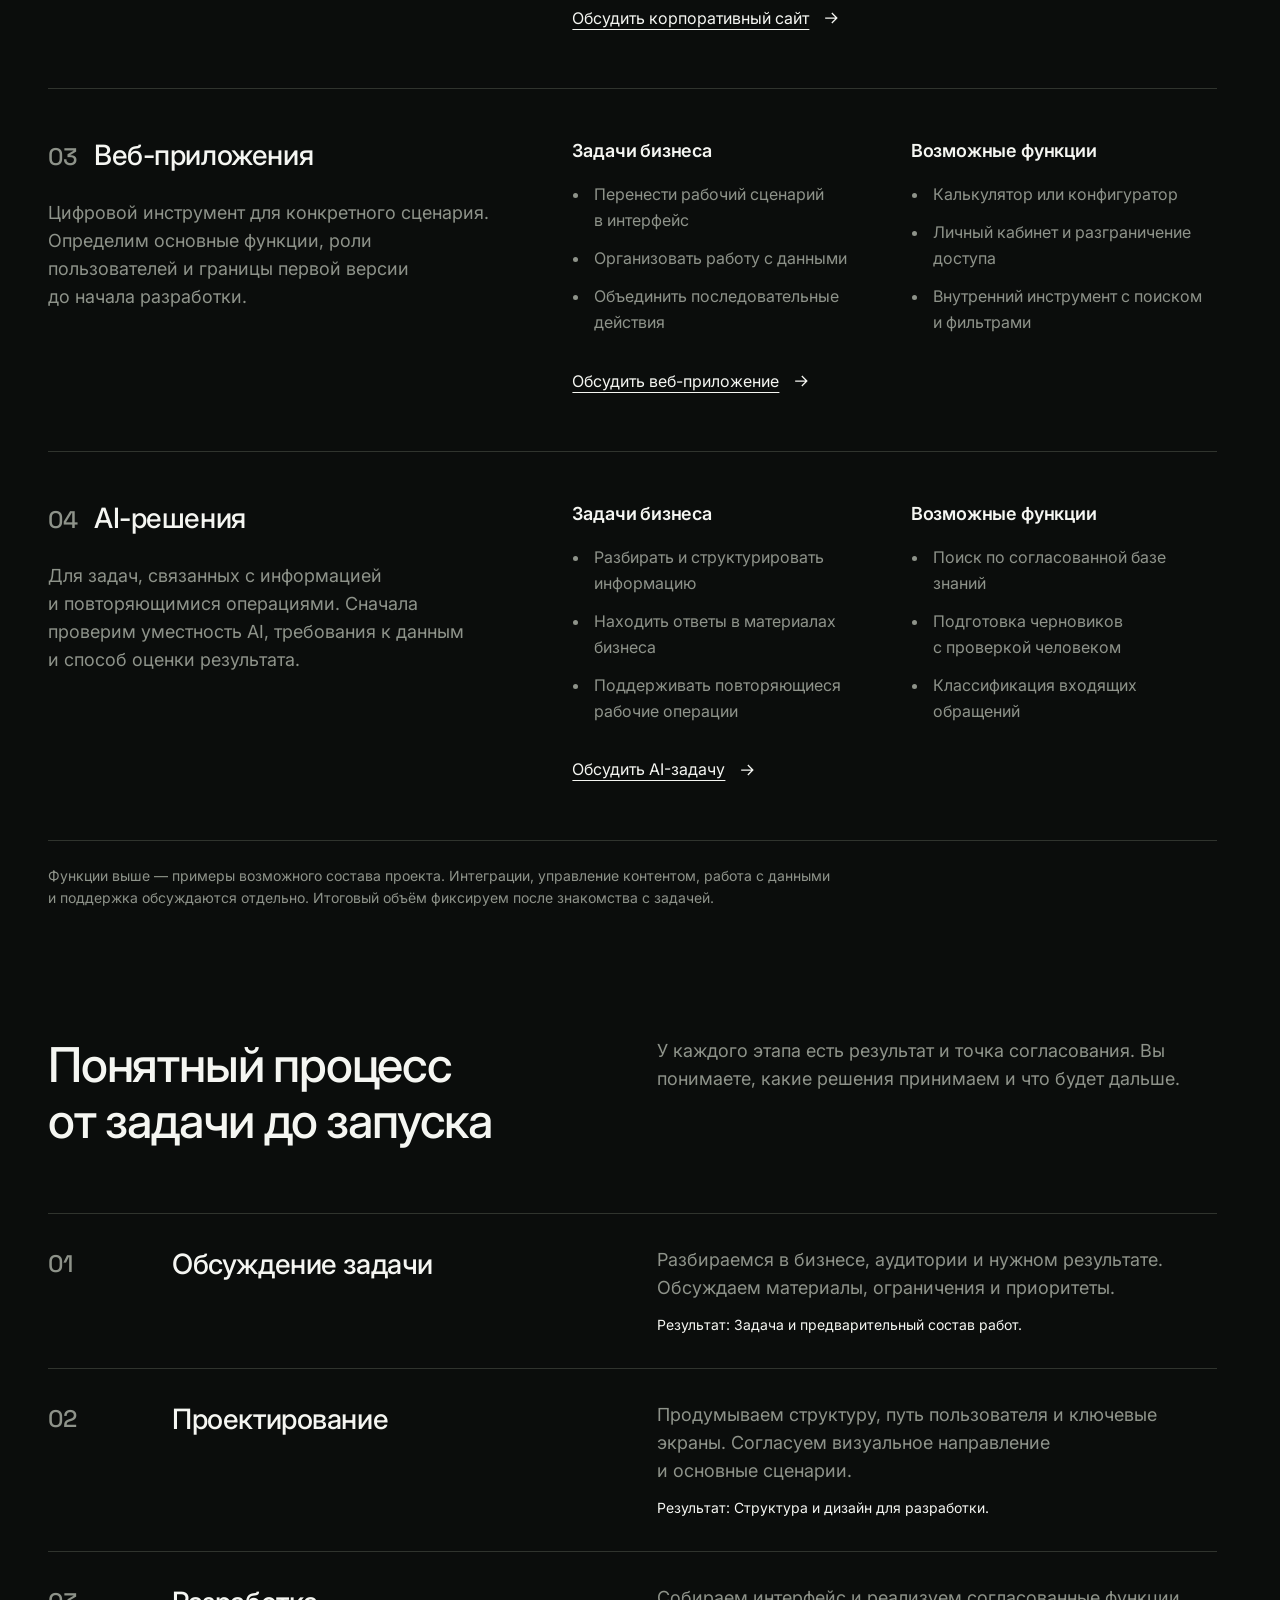
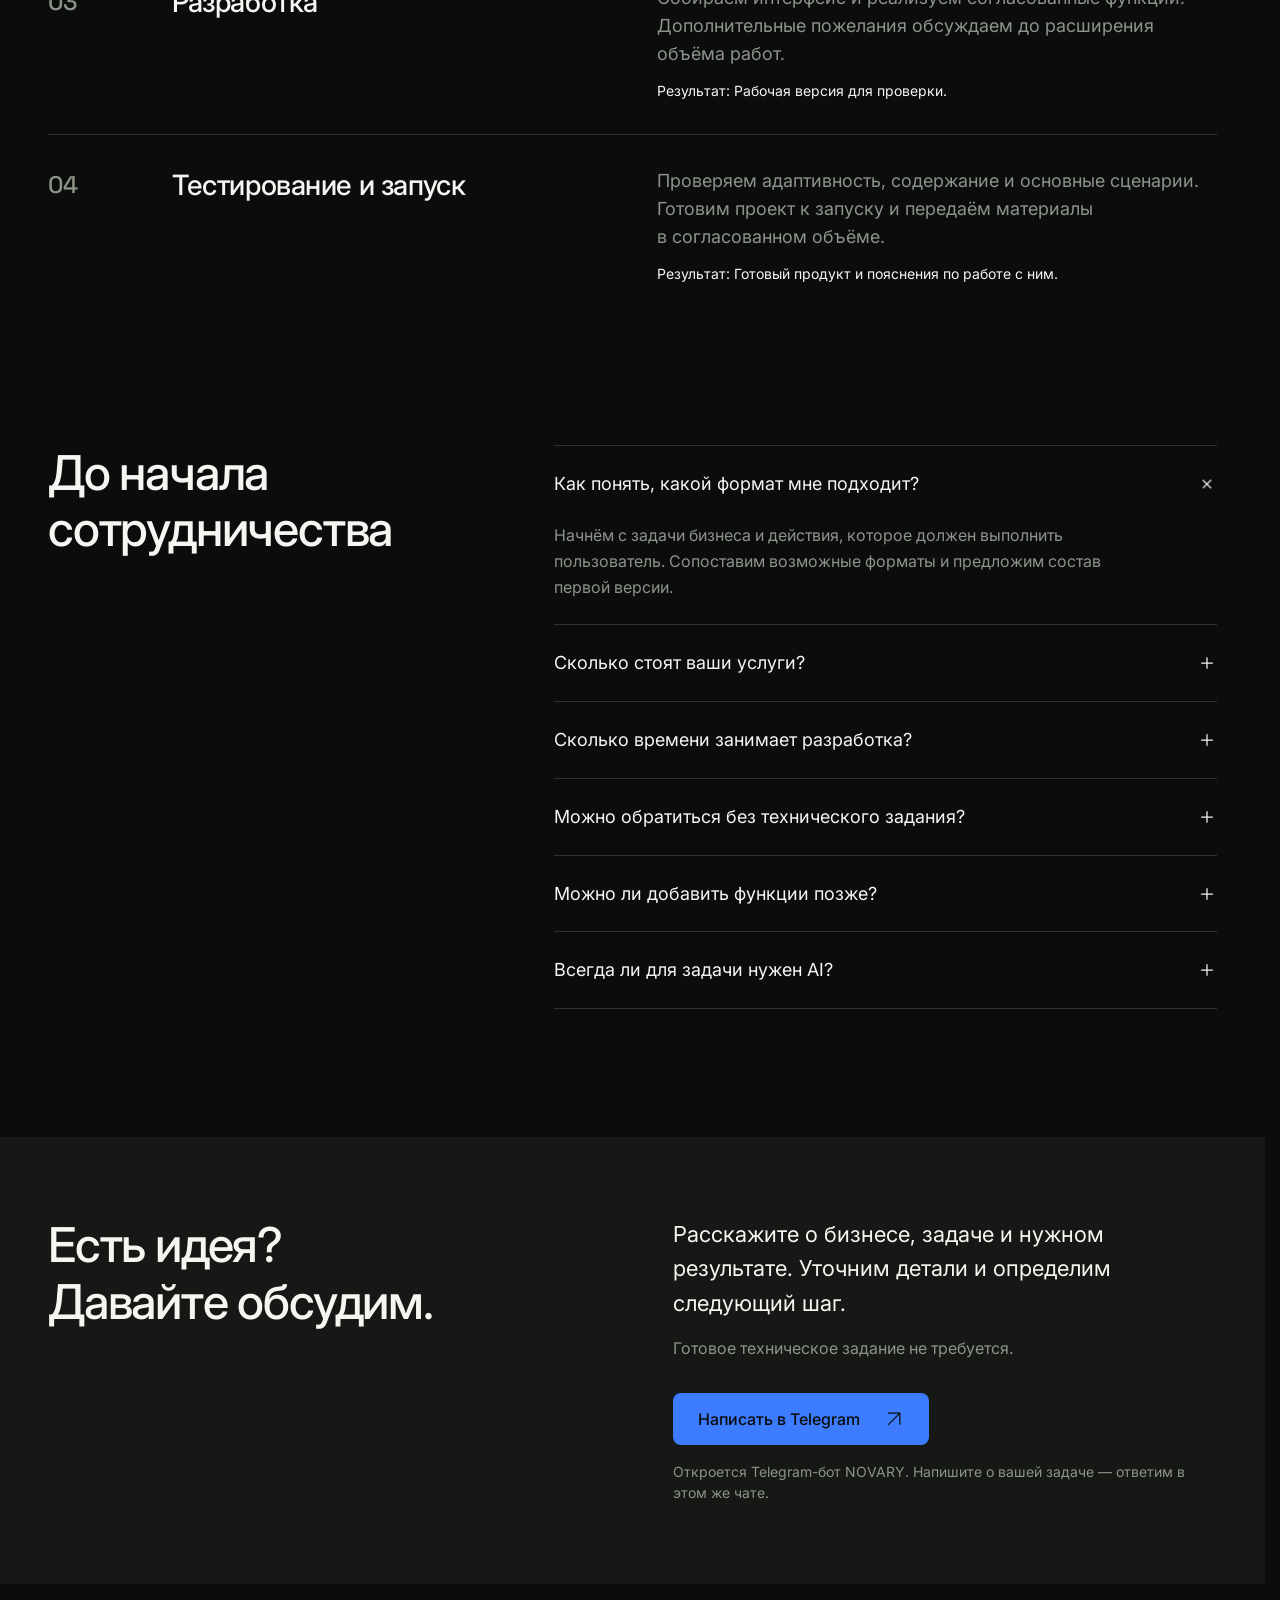
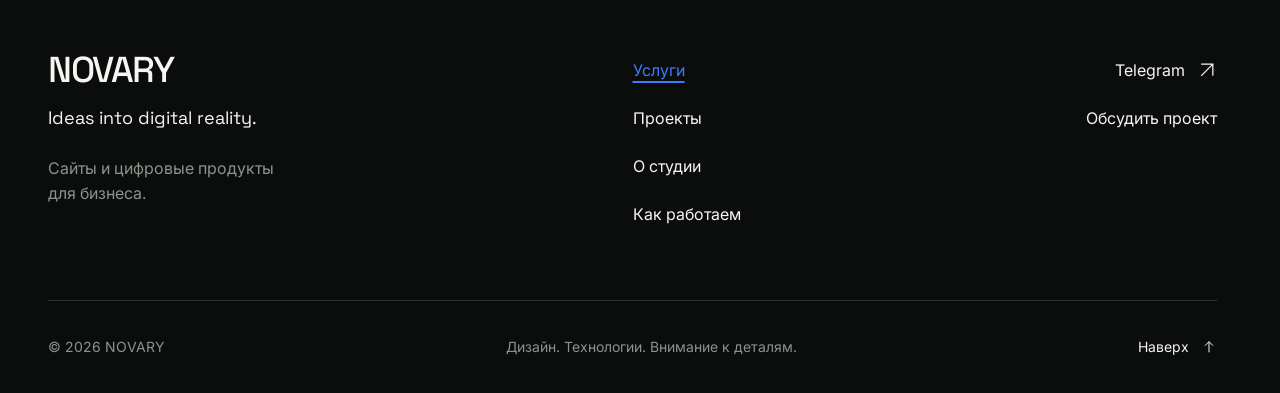
<file: services.html>
<!doctype html>
<html lang="ru">
<head>
  <meta charset="utf-8">
  <meta name="viewport" content="width=device-width, initial-scale=1">
  <meta name="theme-color" content="#0B0D0C">
  <title>Услуги NOVARY — сайты, веб-приложения и AI-решения</title>
  <meta name="description" content="Лендинги, корпоративные сайты, веб-приложения и AI-решения от NOVARY. Выберите формат под задачу бизнеса и обсудите состав проекта со студией.">
  <meta property="og:title" content="Услуги NOVARY — цифровые решения для бизнеса">
  <meta property="og:description" content="Четыре направления разработки: от страницы продукта до рабочего инструмента. Понятный процесс и внимание к задаче бизнеса.">
  <meta property="og:type" content="website">
  <meta property="og:locale" content="ru_RU">
  <meta property="og:site_name" content="NOVARY">
  <meta property="og:image" content="assets/images/social-preview.png">
  <meta property="og:image:width" content="1200">
  <meta property="og:image:height" content="630">
  <meta property="og:image:alt" content="NOVARY. Ideas into digital reality.">
  <meta name="twitter:card" content="summary_large_image">
  <link rel="icon" href="assets/favicon.svg" type="image/svg+xml">
  <link rel="preload" href="assets/fonts/inter-variable.woff" as="font" type="font/woff" crossorigin>
  <link rel="stylesheet" href="assets/css/styles.css">
  <link rel="stylesheet" href="assets/css/services.css">
  <script type="module" src="assets/js/main.js"></script>
</head>
<body id="top" class="services-page">
  <a class="skip-link" href="#main">Перейти к содержимому</a>
  <header class="site-header">
    <div class="container header-inner">
      <a class="wordmark" href="index.html#top" aria-label="NOVARY — в начало страницы" translate="no">
        <svg class="brand-symbol" width="28" height="28" viewBox="0 0 28 28" fill="none" aria-hidden="true"><path d="M4 24V4h5l10 20h5V4" stroke="currentColor" stroke-width="3" stroke-linejoin="miter"/></svg>
        NOVARY
      </a>
      <nav class="desktop-nav" aria-label="Основная навигация">
        <a href="services.html" aria-current="page">Услуги</a>
        <a href="projects.html">Проекты</a>
        <a href="about.html">О студии</a>
        <a href="contact.html">Контакты</a>
      </nav>
      <a class="button button-secondary header-cta" href="#contact">Обсудить проект</a>
      <button class="menu-trigger" type="button" aria-controls="mobile-menu" aria-expanded="false" hidden>
        Меню <svg width="24" height="24" viewBox="0 0 24 24" fill="none" aria-hidden="true"><path d="M4 8h16M4 16h16" stroke="currentColor" stroke-width="1.5"/></svg>
      </button>
    </div>
  </header>
  <main id="main" tabindex="-1">
    <nav class="services-breadcrumbs container" aria-label="Хлебные крошки"><a href="index.html">Главная</a><svg width="16" height="16" viewBox="0 0 24 24" fill="none" aria-hidden="true"><path d="m9 5 7 7-7 7" stroke="currentColor" stroke-width="1.5"/></svg><span aria-current="page">Услуги</span></nav>
    <section class="services-hero container" aria-labelledby="services-hero-title">
      <h1 id="services-hero-title">Цифровые решения для вашего бизнеса.</h1>
      <div class="services-hero-bottom">
        <div class="services-intro"><p class="lead">Сайты, веб-приложения и&nbsp;AI-решения под конкретную задачу. Поможем выбрать формат и&nbsp;превратить замысел в&nbsp;понятный цифровой продукт.</p><a class="button button-primary" href="#contact">Обсудить проект <svg width="20" height="20" viewBox="0 0 24 24" fill="none" aria-hidden="true"><path d="M5 12h14m-6-6 6 6-6 6" stroke="currentColor" stroke-width="1.5"/></svg></a></div>
        <nav class="services-index" aria-label="Выбрать направление разработки">
          <a href="#landing-pages"><span class="services-index-number" aria-hidden="true">01</span><span class="services-index-label">Лендинги</span><svg width="20" height="20" viewBox="0 0 24 24" fill="none" aria-hidden="true"><path d="M5 12h14m-6-6 6 6-6 6" stroke="currentColor" stroke-width="1.5"/></svg></a>
          <a href="#business-websites"><span class="services-index-number" aria-hidden="true">02</span><span class="services-index-label">Корпоративные сайты</span><svg width="20" height="20" viewBox="0 0 24 24" fill="none" aria-hidden="true"><path d="M5 12h14m-6-6 6 6-6 6" stroke="currentColor" stroke-width="1.5"/></svg></a>
          <a href="#web-apps"><span class="services-index-number" aria-hidden="true">03</span><span class="services-index-label">Веб-приложения</span><svg width="20" height="20" viewBox="0 0 24 24" fill="none" aria-hidden="true"><path d="M5 12h14m-6-6 6 6-6 6" stroke="currentColor" stroke-width="1.5"/></svg></a>
          <a href="#ai-solutions"><span class="services-index-number" aria-hidden="true">04</span><span class="services-index-label">AI-решения</span><svg width="20" height="20" viewBox="0 0 24 24" fill="none" aria-hidden="true"><path d="M5 12h14m-6-6 6 6-6 6" stroke="currentColor" stroke-width="1.5"/></svg></a>
        </nav>
      </div>
    </section>

    <section class="section container" id="catalogue" aria-labelledby="catalogue-title">
      <div class="section-heading"><h2 id="catalogue-title">Выберите формат<br>под вашу задачу</h2><p>Начинаем с&nbsp;цели и&nbsp;сценария пользователя. На этой основе определяем структуру, функции и&nbsp;состав первой версии.</p></div>
      <article class="service-detail" id="landing-pages" tabindex="-1" aria-labelledby="landing-pages-title">
        <div class="service-detail-overview"><div class="service-detail-title"><span class="service-detail-number" aria-hidden="true">01</span><h3 id="landing-pages-title">Лендинги</h3></div><p>Одна страница для отдельной услуги, продукта или рекламной кампании. Помогаем выстроить понятное предложение и&nbsp;путь к&nbsp;обращению.</p></div>
        <div class="service-detail-scope">
          <div><h4>Задачи бизнеса</h4><ul><li>Объяснить ценность продукта</li><li>Собрать информацию для принятия решения</li><li>Дать понятный способ оставить заявку</li></ul></div>
          <div><h4>Возможные функции</h4><ul><li>Структура предложения, примеры и&nbsp;FAQ</li><li>Форма обращения или переход в&nbsp;Telegram</li><li>Согласованная аналитика и&nbsp;события</li></ul></div>
          <a class="service-action" href="#contact">Обсудить лендинг <svg width="20" height="20" viewBox="0 0 24 24" fill="none" aria-hidden="true"><path d="M5 12h14m-6-6 6 6-6 6" stroke="currentColor" stroke-width="1.5"/></svg></a>
        </div>
      </article>
      <article class="service-detail" id="business-websites" tabindex="-1" aria-labelledby="business-websites-title">
        <div class="service-detail-overview"><div class="service-detail-title"><span class="service-detail-number" aria-hidden="true">02</span><h3 id="business-websites-title">Корпоративные сайты</h3></div><p>Для бизнеса с&nbsp;несколькими направлениями. Организуем услуги, сведения о&nbsp;компании и&nbsp;контакты в&nbsp;целостную систему.</p></div>
        <div class="service-detail-scope">
          <div><h4>Задачи бизнеса</h4><ul><li>Представить направления бизнеса</li><li>Помочь посетителю выбрать услугу</li><li>Упростить поиск информации о&nbsp;компании</li></ul></div>
          <div><h4>Возможные функции</h4><ul><li>Каталог услуг и&nbsp;отдельные страницы</li><li>Навигация, поиск и&nbsp;формы обращения</li><li>Управление контентом по&nbsp;согласованию</li></ul></div>
          <a class="service-action" href="#contact">Обсудить корпоративный сайт <svg width="20" height="20" viewBox="0 0 24 24" fill="none" aria-hidden="true"><path d="M5 12h14m-6-6 6 6-6 6" stroke="currentColor" stroke-width="1.5"/></svg></a>
        </div>
      </article>
      <article class="service-detail" id="web-apps" tabindex="-1" aria-labelledby="web-apps-title">
        <div class="service-detail-overview"><div class="service-detail-title"><span class="service-detail-number" aria-hidden="true">03</span><h3 id="web-apps-title">Веб-приложения</h3></div><p>Цифровой инструмент для конкретного сценария. Определим основные функции, роли пользователей и&nbsp;границы первой версии до&nbsp;начала разработки.</p></div>
        <div class="service-detail-scope">
          <div><h4>Задачи бизнеса</h4><ul><li>Перенести рабочий сценарий в&nbsp;интерфейс</li><li>Организовать работу с&nbsp;данными</li><li>Объединить последовательные действия</li></ul></div>
          <div><h4>Возможные функции</h4><ul><li>Калькулятор или конфигуратор</li><li>Личный кабинет и&nbsp;разграничение доступа</li><li>Внутренний инструмент с&nbsp;поиском и&nbsp;фильтрами</li></ul></div>
          <a class="service-action" href="#contact">Обсудить веб-приложение <svg width="20" height="20" viewBox="0 0 24 24" fill="none" aria-hidden="true"><path d="M5 12h14m-6-6 6 6-6 6" stroke="currentColor" stroke-width="1.5"/></svg></a>
        </div>
      </article>
      <article class="service-detail" id="ai-solutions" tabindex="-1" aria-labelledby="ai-solutions-title">
        <div class="service-detail-overview"><div class="service-detail-title"><span class="service-detail-number" aria-hidden="true">04</span><h3 id="ai-solutions-title">AI-решения</h3></div><p>Для задач, связанных с&nbsp;информацией и&nbsp;повторяющимися операциями. Сначала проверим уместность AI, требования к&nbsp;данным и&nbsp;способ оценки результата.</p></div>
        <div class="service-detail-scope">
          <div><h4>Задачи бизнеса</h4><ul><li>Разбирать и&nbsp;структурировать информацию</li><li>Находить ответы в&nbsp;материалах бизнеса</li><li>Поддерживать повторяющиеся рабочие операции</li></ul></div>
          <div><h4>Возможные функции</h4><ul><li>Поиск по&nbsp;согласованной базе знаний</li><li>Подготовка черновиков с&nbsp;проверкой человеком</li><li>Классификация входящих обращений</li></ul></div>
          <a class="service-action" href="#contact">Обсудить AI-задачу <svg width="20" height="20" viewBox="0 0 24 24" fill="none" aria-hidden="true"><path d="M5 12h14m-6-6 6 6-6 6" stroke="currentColor" stroke-width="1.5"/></svg></a>
        </div>
      </article>
      <p class="section-note services-catalogue-note">Функции выше — примеры возможного состава проекта. Интеграции, управление контентом, работа с&nbsp;данными и&nbsp;поддержка обсуждаются отдельно. Итоговый объём фиксируем после знакомства с&nbsp;задачей.</p>
    </section>

    <section class="section container" id="process" aria-labelledby="process-title">
      <div class="section-heading"><h2 id="process-title">Понятный процесс<br>от задачи до&nbsp;запуска</h2><p>У каждого этапа есть результат и&nbsp;точка согласования. Вы понимаете, какие решения принимаем и&nbsp;что будет дальше.</p></div>
      <ol class="process-list" role="list">
        <li><span class="step-number" aria-hidden="true">01</span><h3>Обсуждение задачи</h3><div><p>Разбираемся в&nbsp;бизнесе, аудитории и&nbsp;нужном результате. Обсуждаем материалы, ограничения и&nbsp;приоритеты.</p><p class="step-result">Результат: Задача и&nbsp;предварительный состав работ.</p></div></li>
        <li><span class="step-number" aria-hidden="true">02</span><h3>Проектирование</h3><div><p>Продумываем структуру, путь пользователя и&nbsp;ключевые экраны. Согласуем визуальное направление и&nbsp;основные сценарии.</p><p class="step-result">Результат: Структура и&nbsp;дизайн для разработки.</p></div></li>
        <li><span class="step-number" aria-hidden="true">03</span><h3>Разработка</h3><div><p>Собираем интерфейс и&nbsp;реализуем согласованные функции. Дополнительные пожелания обсуждаем до&nbsp;расширения объёма работ.</p><p class="step-result">Результат: Рабочая версия для проверки.</p></div></li>
        <li><span class="step-number" aria-hidden="true">04</span><h3>Тестирование и&nbsp;запуск</h3><div><p>Проверяем адаптивность, содержание и&nbsp;основные сценарии. Готовим проект к&nbsp;запуску и&nbsp;передаём материалы в&nbsp;согласованном объёме.</p><p class="step-result">Результат: Готовый продукт и&nbsp;пояснения по&nbsp;работе с&nbsp;ним.</p></div></li>
      </ol>
    </section>

    <section class="section container faq" aria-labelledby="faq-title">
      <h2 id="faq-title">До начала<br>сотрудничества</h2>
      <div class="faq-list">
        <details open><summary>Как понять, какой формат мне подходит?<svg width="20" height="20" viewBox="0 0 24 24" fill="none" aria-hidden="true"><path d="M5 12h14M12 5v14" stroke="currentColor" stroke-width="1.5"/></svg></summary><div class="faq-answer"><p>Начнём с&nbsp;задачи бизнеса и&nbsp;действия, которое должен выполнить пользователь. Сопоставим возможные форматы и&nbsp;предложим состав первой версии.</p></div></details>
        <details><summary>Сколько стоят ваши услуги?<svg width="20" height="20" viewBox="0 0 24 24" fill="none" aria-hidden="true"><path d="M5 12h14M12 5v14" stroke="currentColor" stroke-width="1.5"/></svg></summary><div class="faq-answer"><p>Стоимость зависит от объёма, числа страниц, сложности сценариев, интеграций и&nbsp;готовности материалов. После обсуждения подготовим предложение с&nbsp;составом работ и&nbsp;стоимостью.</p></div></details>
        <details><summary>Сколько времени занимает разработка?<svg width="20" height="20" viewBox="0 0 24 24" fill="none" aria-hidden="true"><path d="M5 12h14M12 5v14" stroke="currentColor" stroke-width="1.5"/></svg></summary><div class="faq-answer"><p>Сроки зависят от объёма проекта, материалов и&nbsp;согласований. План по&nbsp;этапам и&nbsp;сроки обсуждаем до&nbsp;начала работы.</p></div></details>
        <details><summary>Можно обратиться без технического задания?<svg width="20" height="20" viewBox="0 0 24 24" fill="none" aria-hidden="true"><path d="M5 12h14M12 5v14" stroke="currentColor" stroke-width="1.5"/></svg></summary><div class="faq-answer"><p>Да. Достаточно рассказать о&nbsp;бизнесе, аудитории и&nbsp;нужном результате. Если есть текущий сайт, тексты или примеры, их можно показать в&nbsp;ходе обсуждения.</p></div></details>
        <details><summary>Можно ли добавить функции позже?<svg width="20" height="20" viewBox="0 0 24 24" fill="none" aria-hidden="true"><path d="M5 12h14M12 5v14" stroke="currentColor" stroke-width="1.5"/></svg></summary><div class="faq-answer"><p>Да, развитие проекта обсуждается отдельно. Сначала оцениваем изменение, затем согласуем объём, стоимость и&nbsp;сроки дополнительных работ.</p></div></details>
        <details><summary>Всегда ли для задачи нужен AI?<svg width="20" height="20" viewBox="0 0 24 24" fill="none" aria-hidden="true"><path d="M5 12h14M12 5v14" stroke="currentColor" stroke-width="1.5"/></svg></summary><div class="faq-answer"><p>Нет. Сначала оцениваем сценарий, доступные данные и&nbsp;критерии качества. Если обычная автоматизация или понятный интерфейс решают задачу лучше, выбираем их.</p></div></details>
      </div>
    </section>

    <section class="section contact" id="contact" tabindex="-1" aria-labelledby="contact-title">
      <div class="container contact-inner"><h2 id="contact-title">Есть идея?<br> Давайте обсудим.</h2><div class="contact-copy"><p class="lead">Расскажите о&nbsp;бизнесе, задаче и&nbsp;нужном результате. Уточним детали и&nbsp;определим следующий шаг.</p><p>Готовое техническое задание не&nbsp;требуется.</p><a class="button button-primary" href="#contact-status" data-telegram-link aria-describedby="contact-status">Написать в Telegram <svg width="20" height="20" viewBox="0 0 24 24" fill="none" aria-hidden="true"><path d="M5 19 19 5M5 5h14v14" stroke="currentColor" stroke-width="1.5"/></svg></a><p class="contact-status" id="contact-status" tabindex="-1" role="status">Telegram-канал пока недоступен. Пожалуйста, зайдите позже.</p></div></div>
    </section>
  </main>
  <footer class="site-footer container">
    <div class="footer-main"><div class="footer-brand"><a class="wordmark" href="index.html#top" translate="no">NOVARY</a><p lang="en" class="footer-slogan">Ideas into digital reality.</p><p>Сайты и&nbsp;цифровые продукты<br>для бизнеса.</p></div><nav aria-label="Навигация в подвале"><a href="services.html" aria-current="page">Услуги</a><a href="projects.html">Проекты</a><a href="about.html">О студии</a><a href="index.html#process">Как работаем</a></nav><div class="footer-contact"><a class="footer-telegram" href="#contact-status" data-telegram-link>Telegram <svg width="20" height="20" viewBox="0 0 24 24" fill="none" aria-hidden="true"><path d="M5 19 19 5M5 5h14v14" stroke="currentColor" stroke-width="1.5"/></svg></a><a href="#contact">Обсудить проект</a></div></div>
    <div class="footer-bottom"><span>© <span data-year>2026</span> NOVARY</span><span>Дизайн. Технологии. Внимание к&nbsp;деталям.</span><a href="#top">Наверх <svg width="16" height="16" viewBox="0 0 24 24" fill="none" aria-hidden="true"><path d="M12 20V4m-6 6 6-6 6 6" stroke="currentColor" stroke-width="1.5"/></svg></a></div>
  </footer>
  <dialog class="menu-panel" id="mobile-menu" aria-labelledby="menu-title">
    <div class="menu-inner"><div class="menu-header"><span class="wordmark" id="menu-title" translate="no">NOVARY</span><button type="button" class="menu-close">Закрыть <svg width="24" height="24" viewBox="0 0 24 24" fill="none" aria-hidden="true"><path d="m6 6 12 12M6 18 18 6" stroke="currentColor" stroke-width="1.5"/></svg></button></div><nav aria-label="Мобильная навигация"><a href="services.html" aria-current="page">Услуги</a><a href="projects.html">Проекты</a><a href="about.html">О студии</a><a href="contact.html">Контакты</a></nav><a href="#contact" class="button button-primary">Обсудить проект</a><p class="menu-slogan" lang="en">Ideas into digital reality.</p></div>
  </dialog>
</body>
</html>
</file>
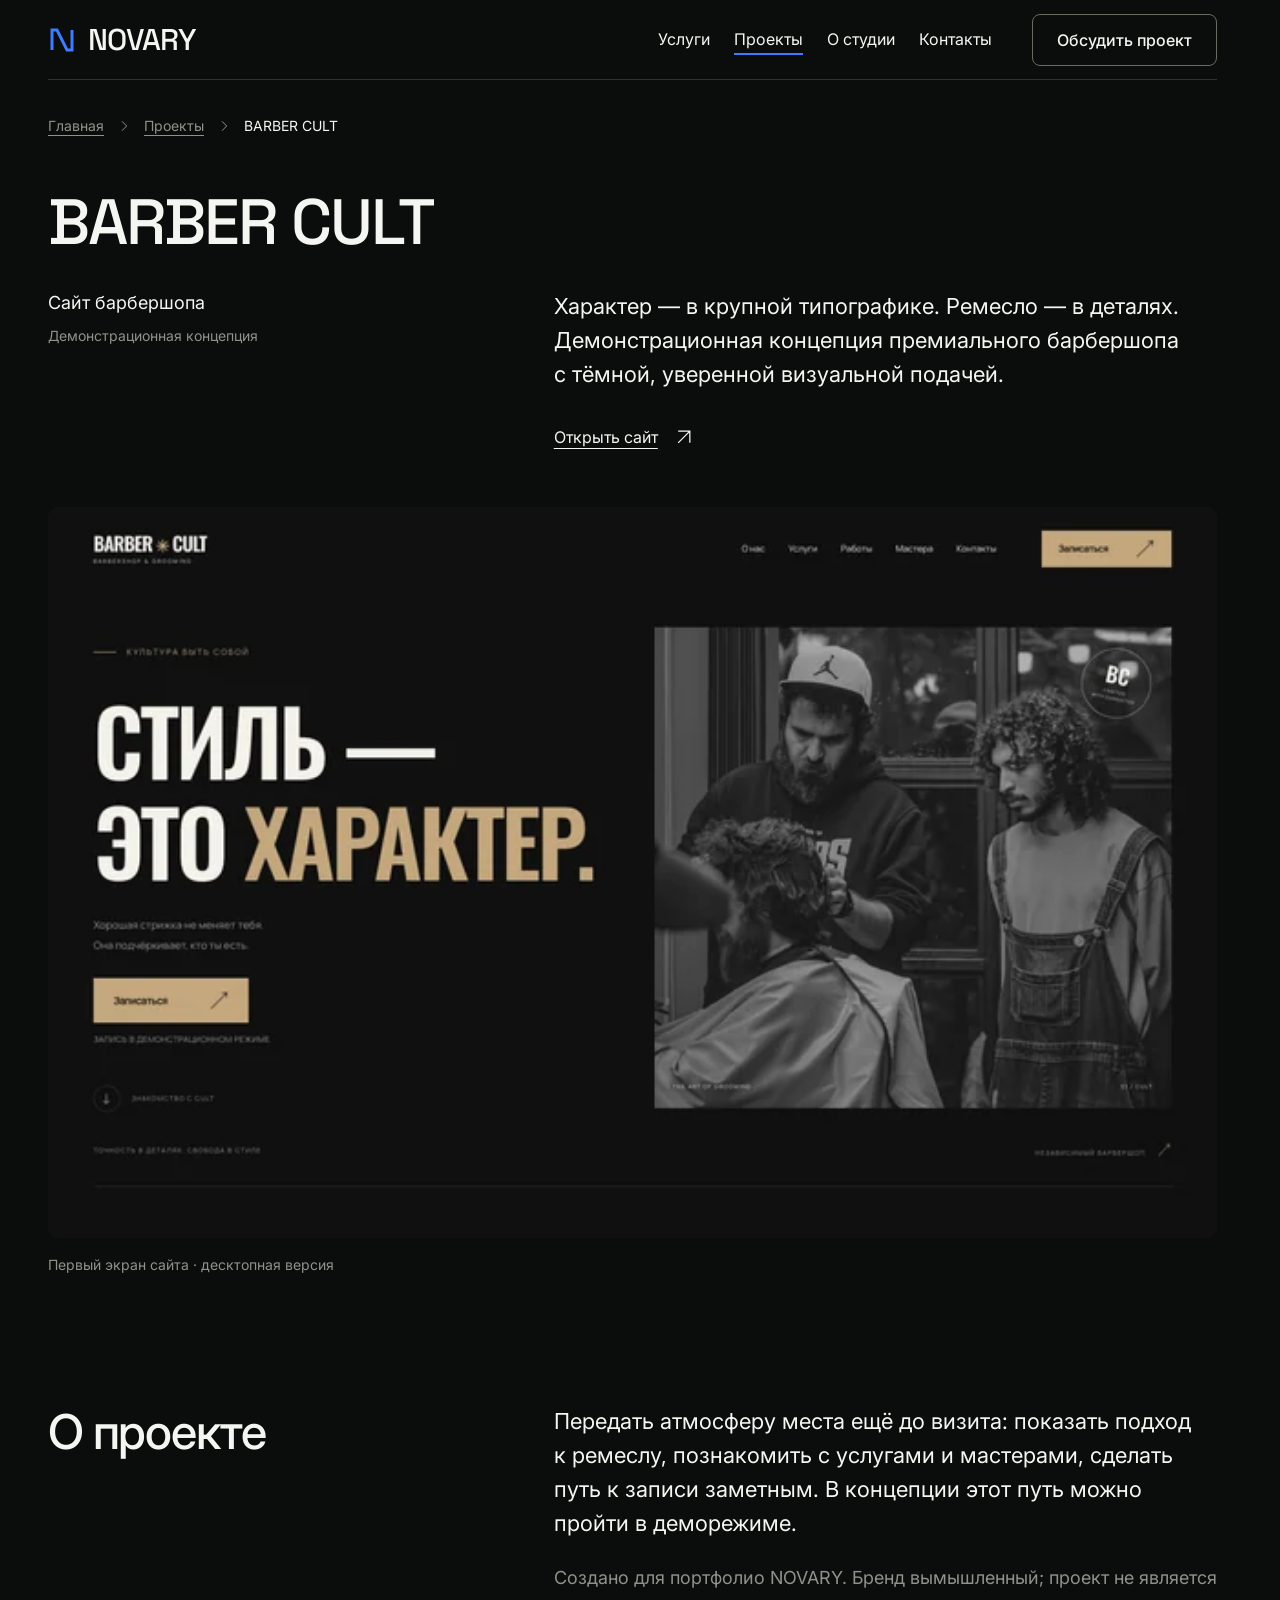
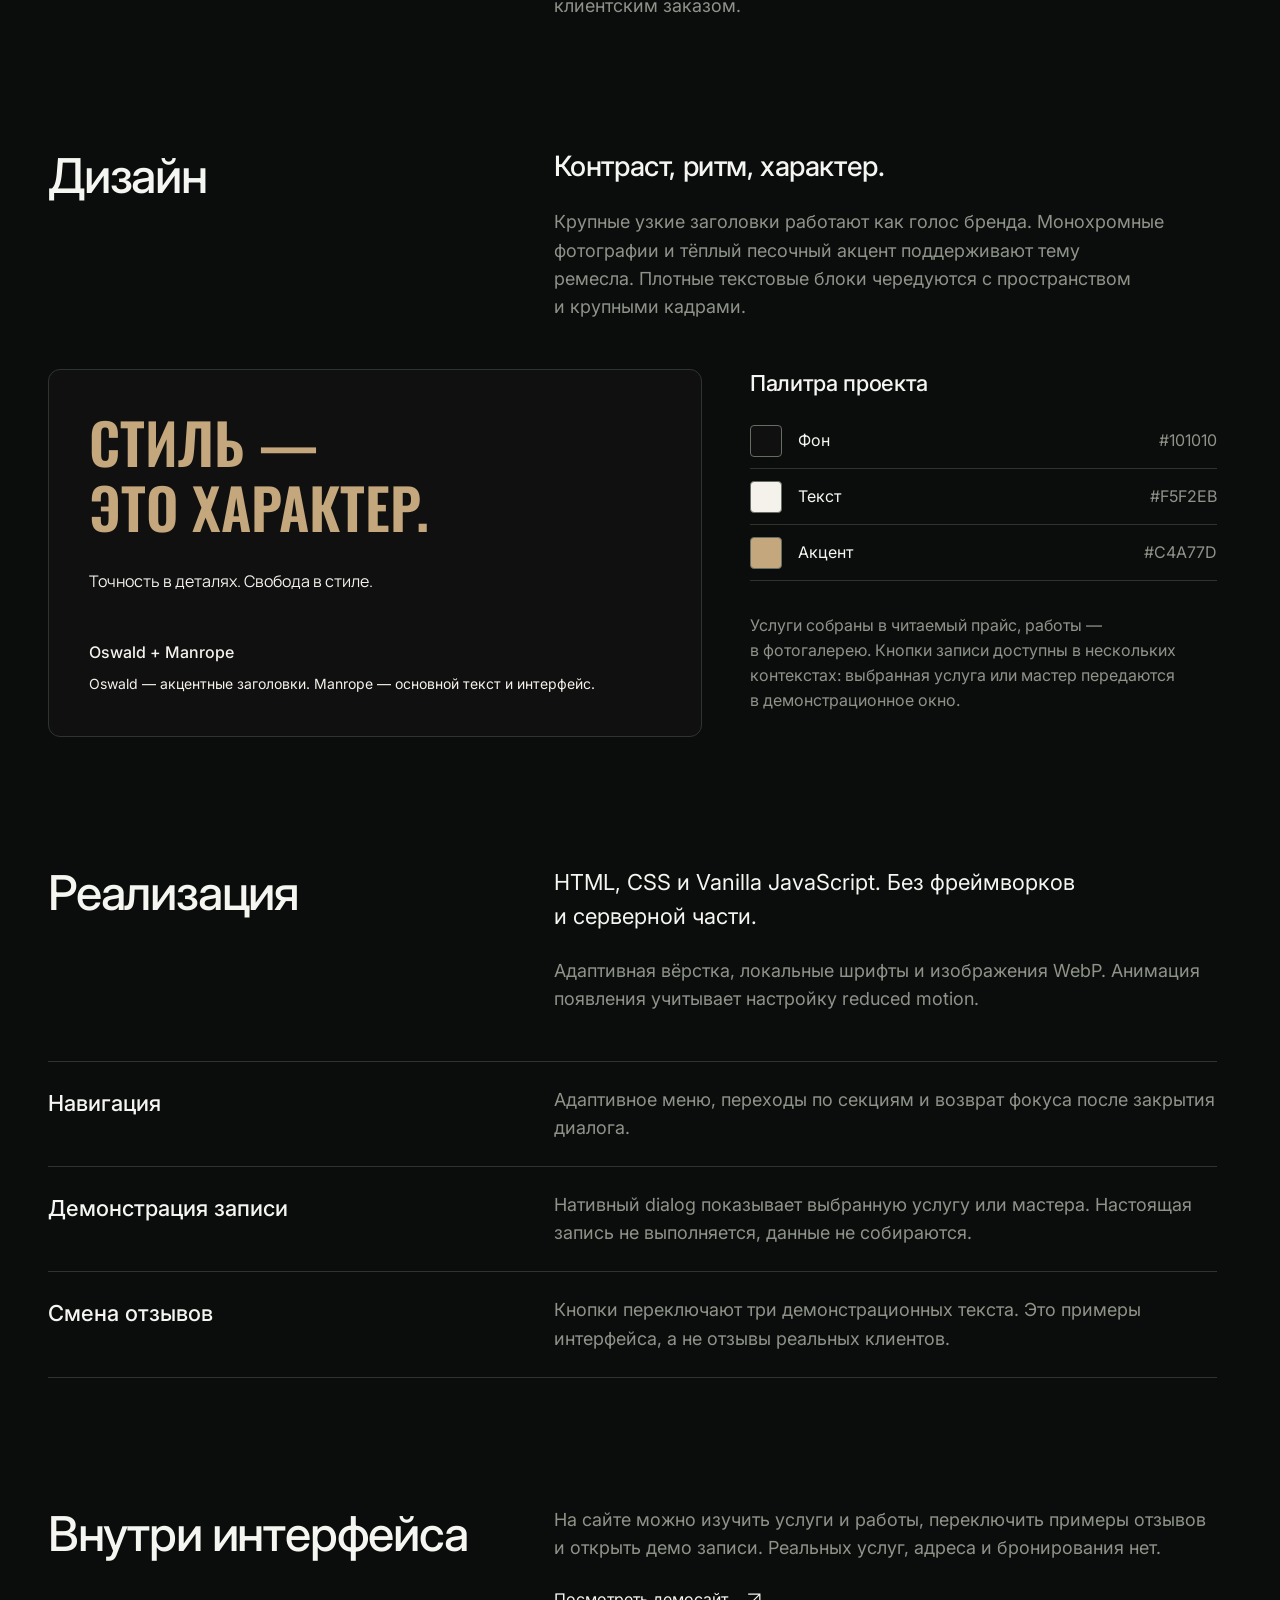
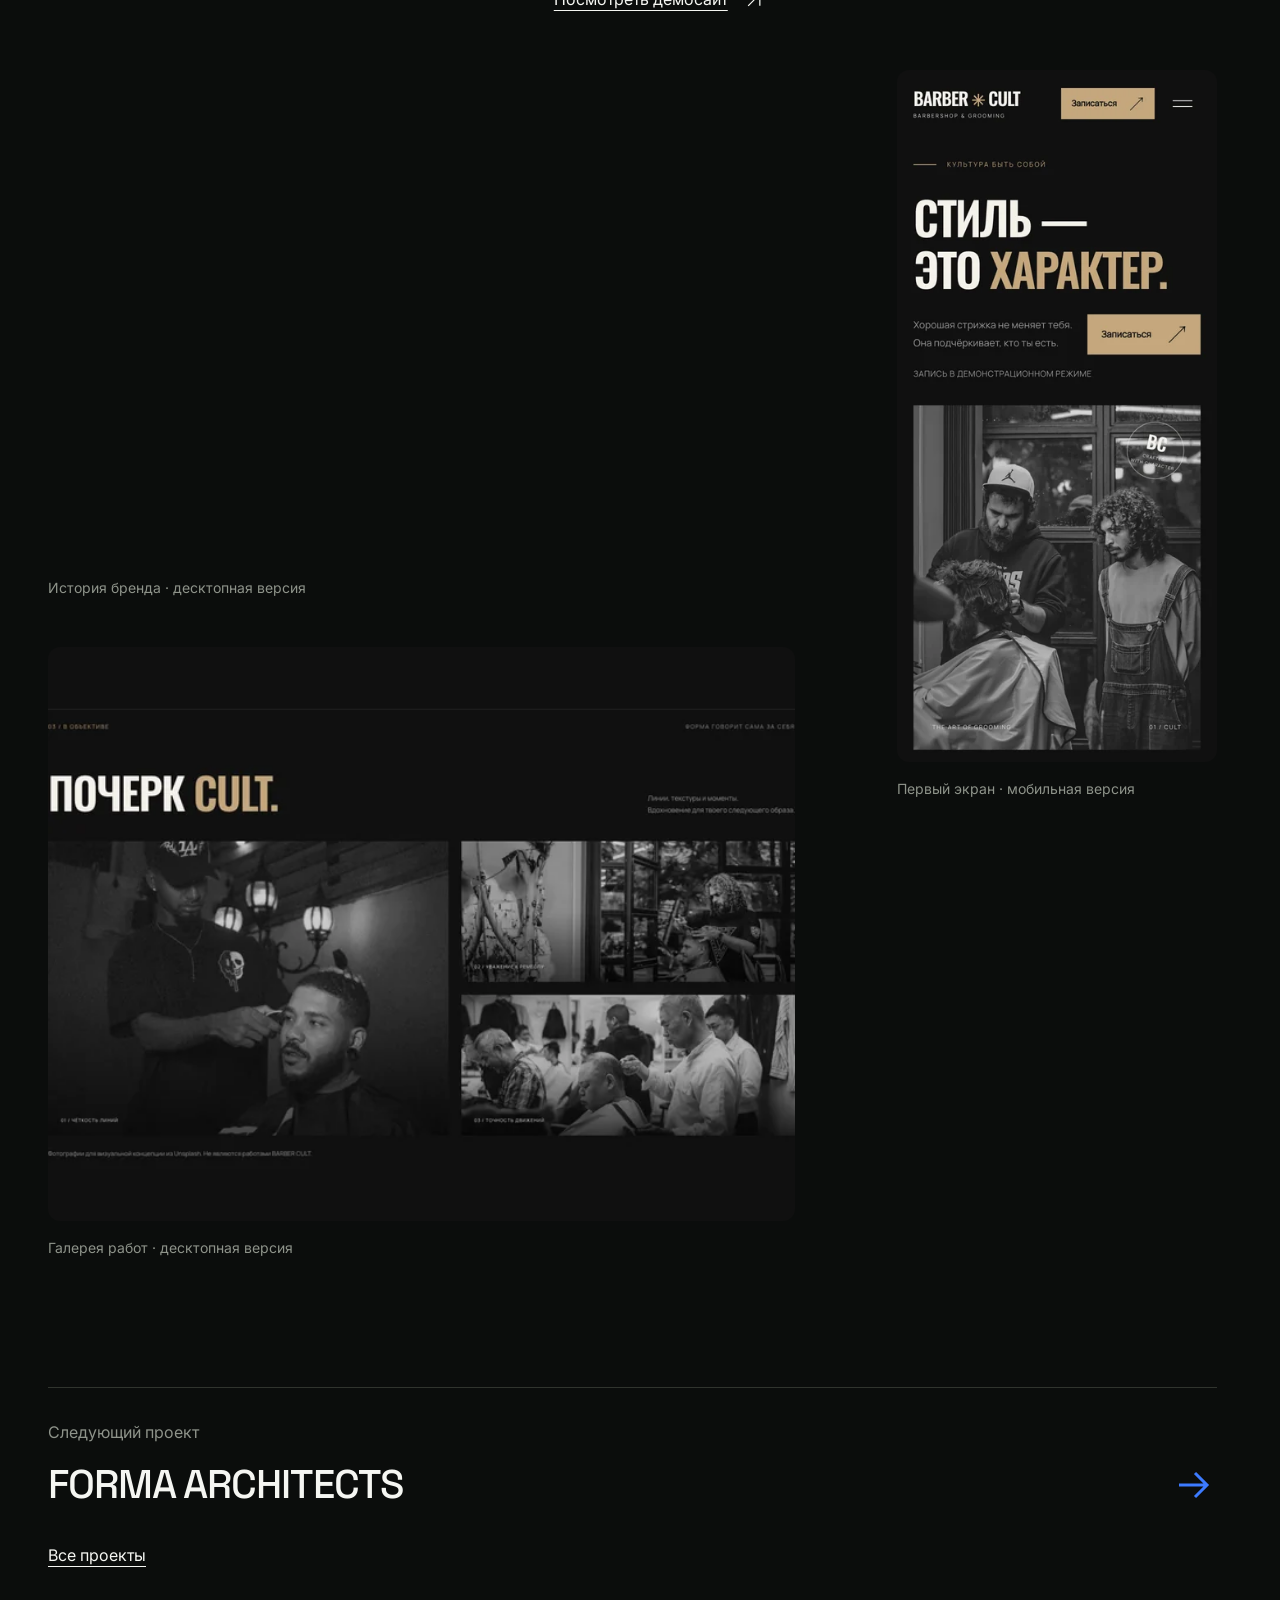
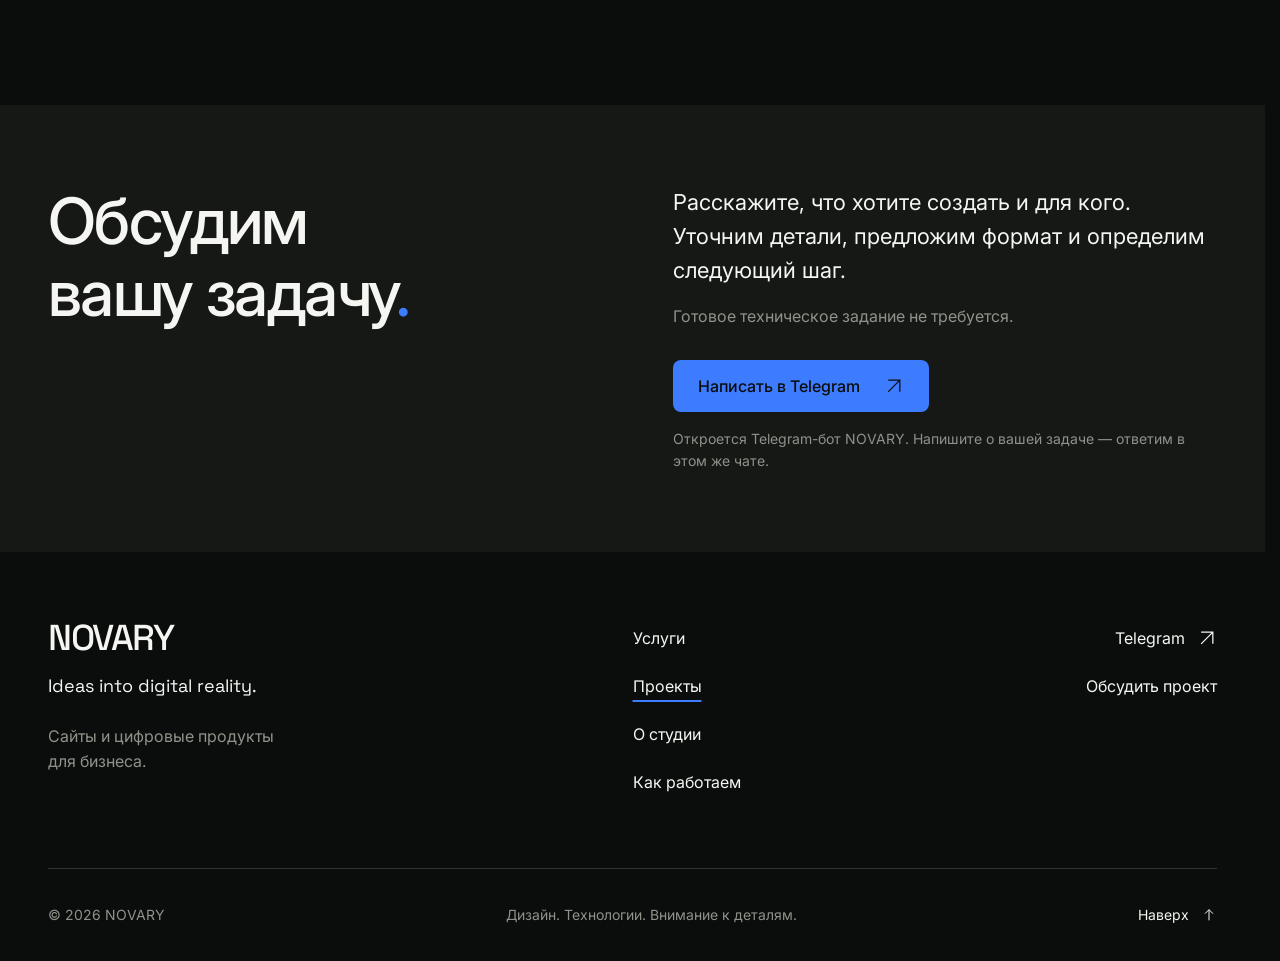
<file: projects/barber-cult.html>
<!doctype html>
<html lang="ru">
<head>
  <meta charset="utf-8">
  <meta name="viewport" content="width=device-width, initial-scale=1">
  <meta name="theme-color" content="#0B0D0C">
  <title>BARBER CULT — проект NOVARY</title>
  <meta name="description" content="BARBER CULT — демонстрационная концепция NOVARY. Сайт барбершопа: визуальное направление, типографика, реальные экраны и детали реализации.">
  <meta property="og:title" content="BARBER CULT — проект NOVARY">
  <meta property="og:description" content="BARBER CULT — демонстрационная концепция NOVARY. Сайт барбершопа: визуальное направление, типографика, реальные экраны и детали реализации.">
  <meta property="og:type" content="website">
  <meta property="og:locale" content="ru_RU">
  <meta property="og:site_name" content="NOVARY">
  <meta property="og:image" content="../assets/images/social-preview.png">
  <meta property="og:image:width" content="1200">
  <meta property="og:image:height" content="630">
  <meta property="og:image:alt" content="NOVARY. Ideas into digital reality.">
  <meta name="twitter:card" content="summary_large_image">
  <link rel="icon" href="../assets/favicon.svg" type="image/svg+xml">
  <link rel="preload" href="../assets/fonts/inter-variable.woff" as="font" type="font/woff" crossorigin>
  <link rel="stylesheet" href="../assets/css/styles.css">
  <link rel="stylesheet" href="../assets/css/projects.css">
  <script type="module" src="../assets/js/main.js"></script>
</head>
<body id="top" class="portfolio-page case-page">
  <a class="skip-link" href="#main">Перейти к содержимому</a>
  <header class="site-header">
    <div class="container header-inner">
      <a class="wordmark" href="../index.html#top" aria-label="NOVARY — главная страница" translate="no">
        <svg class="brand-symbol" width="28" height="28" viewBox="0 0 28 28" fill="none" aria-hidden="true"><path d="M4 24V4h5l10 20h5V4" stroke="currentColor" stroke-width="3" stroke-linejoin="miter"/></svg>
        NOVARY
      </a>
      <nav class="desktop-nav" aria-label="Основная навигация">
        <a href="../services.html">Услуги</a>
        <a href="../projects.html" aria-current="location">Проекты</a>
        <a href="../about.html">О студии</a>
        <a href="../contact.html">Контакты</a>
      </nav>
      <a class="button button-secondary header-cta" href="#contact">Обсудить проект</a>
      <button class="menu-trigger" type="button" aria-controls="mobile-menu" aria-expanded="false" hidden>
        Меню <svg width="24" height="24" viewBox="0 0 24 24" fill="none" aria-hidden="true"><path d="M4 8h16M4 16h16" stroke="currentColor" stroke-width="1.5"/></svg>
      </button>
    </div>
  </header>
  <main id="main" tabindex="-1">
    <nav class="work-breadcrumbs container" aria-label="Хлебные крошки"><a href="../index.html">Главная</a><svg width="16" height="16" viewBox="0 0 24 24" fill="none" aria-hidden="true"><path d="m9 5 7 7-7 7" stroke="currentColor" stroke-width="1.5"/></svg><a href="../projects.html">Проекты</a><svg width="16" height="16" viewBox="0 0 24 24" fill="none" aria-hidden="true"><path d="m9 5 7 7-7 7" stroke="currentColor" stroke-width="1.5"/></svg><span aria-current="page" lang="en" translate="no">BARBER CULT</span></nav>
    <section class="case-intro container" aria-labelledby="case-title">
      <h1 id="case-title" lang="en" translate="no">BARBER CULT</h1>
      <div class="case-intro-bottom"><div><p class="case-category">Сайт барбершопа</p><p class="work-status">Демонстрационная концепция</p></div><div class="case-intro-copy"><p class="lead">Характер — в&nbsp;крупной типографике. Ремесло — в&nbsp;деталях. Демонстрационная концепция премиального барбершопа с&nbsp;тёмной, уверенной визуальной подачей.</p><a class="work-text-link" href="https://egprefanov7117.github.io/barber-cult/" target="_blank" rel="noopener noreferrer">Открыть сайт<span class="sr-only"> в новой вкладке</span><svg width="20" height="20" viewBox="0 0 24 24" fill="none" aria-hidden="true"><path d="M5 19 19 5M5 5h14v14" stroke="currentColor" stroke-width="1.5"/></svg></a></div></div>
      <figure class="case-cover"><div class="work-image"><img src="../assets/images/barber-cult-1440.webp" srcset="../assets/images/barber-cult-640.webp 640w, ../assets/images/barber-cult-960.webp 960w, ../assets/images/barber-cult-1440.webp 1440w" sizes="(max-width: 767px) calc(100vw - 40px), (max-width: 1199px) calc(100vw - 64px), (max-width: 1376px) calc(100vw - 96px), 1280px" width="1440" height="900" alt="BARBER CULT: тёмный интерфейс барбершопа, крупный заголовок и чёрно-белая фотография" fetchpriority="high" decoding="async"></div><figcaption>Первый экран сайта · десктопная версия</figcaption></figure>
    </section>
    <section class="case-section case-overview container" aria-labelledby="concept-title">
      <h2 id="concept-title">О проекте</h2><div class="case-section-copy"><p class="lead">Передать атмосферу места ещё до&nbsp;визита: показать подход к&nbsp;ремеслу, познакомить с&nbsp;услугами и&nbsp;мастерами, сделать путь к&nbsp;записи заметным. В&nbsp;концепции этот путь можно пройти в&nbsp;деморежиме.</p><p>Создано для портфолио NOVARY. Бренд вымышленный; проект не&nbsp;является клиентским заказом.</p></div>
    </section>
    <section class="case-section container" aria-labelledby="design-title">
      <h2 id="design-title">Дизайн</h2><div class="case-section-copy"><h3>Контраст, ритм, характер.</h3><p>Крупные узкие заголовки работают как голос бренда. Монохромные фотографии и&nbsp;тёплый песочный акцент поддерживают тему ремесла. Плотные текстовые блоки чередуются с&nbsp;пространством и&nbsp;крупными кадрами.</p></div>
      <div class="case-design-system">
        <figure class="type-study barber-specimen"><blockquote>СТИЛЬ — ЭТО ХАРАКТЕР.</blockquote><p class="type-study-body">Точность в деталях. Свобода в стиле.</p><figcaption><strong lang="en">Oswald + Manrope</strong><span>Oswald — акцентные заголовки. Manrope — основной текст и&nbsp;интерфейс.</span></figcaption></figure>
        <div class="case-palette"><h3>Палитра проекта</h3><ul class="color-studies">
          <li><span class="color-sample" style="--sample: #101010" aria-hidden="true"></span><span>Фон</span><span class="color-value">#101010</span></li>
          <li><span class="color-sample" style="--sample: #F5F2EB" aria-hidden="true"></span><span>Текст</span><span class="color-value">#F5F2EB</span></li>
          <li><span class="color-sample" style="--sample: #C4A77D" aria-hidden="true"></span><span>Акцент</span><span class="color-value">#C4A77D</span></li>
        </ul><p>Услуги собраны в&nbsp;читаемый прайс, работы — в&nbsp;фотогалерею. Кнопки записи доступны в&nbsp;нескольких контекстах: выбранная услуга или мастер передаются в&nbsp;демонстрационное окно.</p></div>
      </div>
    </section>
    <section class="case-section container" aria-labelledby="build-title">
      <h2 id="build-title">Реализация</h2><div class="case-section-copy"><p class="lead">HTML, CSS и&nbsp;Vanilla JavaScript. Без фреймворков и&nbsp;серверной части.</p><p>Адаптивная вёрстка, локальные шрифты и&nbsp;изображения WebP. Анимация появления учитывает настройку reduced motion.</p></div>
      <dl class="case-features">
        <div><dt>Навигация</dt><dd>Адаптивное меню, переходы по&nbsp;секциям и&nbsp;возврат фокуса после закрытия диалога.</dd></div>
        <div><dt>Демонстрация записи</dt><dd>Нативный dialog показывает выбранную услугу или мастера. Настоящая запись не&nbsp;выполняется, данные не&nbsp;собираются.</dd></div>
        <div><dt>Смена отзывов</dt><dd>Кнопки переключают три демонстрационных текста. Это примеры интерфейса, а&nbsp;не&nbsp;отзывы реальных клиентов.</dd></div>
      </dl>
    </section>
    <section class="case-demo container" aria-labelledby="demo-title">
      <div class="case-demo-heading"><h2 id="demo-title">Внутри интерфейса</h2><div><p>На&nbsp;сайте можно изучить услуги и&nbsp;работы, переключить примеры отзывов и&nbsp;открыть демо записи. Реальных услуг, адреса и&nbsp;бронирования нет.</p><a class="work-text-link" href="https://egprefanov7117.github.io/barber-cult/" target="_blank" rel="noopener noreferrer">Посмотреть демосайт<span class="sr-only"> в новой вкладке</span><svg width="20" height="20" viewBox="0 0 24 24" fill="none" aria-hidden="true"><path d="M5 19 19 5M5 5h14v14" stroke="currentColor" stroke-width="1.5"/></svg></a></div></div>
      <div class="case-screens"><div class="case-desktop-screens">
        <figure><img src="../assets/images/projects/barber-cult-about-1200.webp" srcset="../assets/images/projects/barber-cult-about-640.webp 640w, ../assets/images/projects/barber-cult-about-1200.webp 1200w" sizes="(max-width: 767px) calc(100vw - 40px), (max-width: 1199px) 62vw, 840px" width="1200" height="789" alt="Раздел о вымышленном бренде BARBER CULT: фотографии интерьера и ремесла, текст о подходе" loading="lazy" decoding="async"><figcaption>История бренда · десктопная версия</figcaption></figure>
        <figure><img src="../assets/images/projects/barber-cult-gallery-1200.webp" srcset="../assets/images/projects/barber-cult-gallery-640.webp 640w, ../assets/images/projects/barber-cult-gallery-1200.webp 1200w" sizes="(max-width: 767px) calc(100vw - 40px), (max-width: 1199px) 62vw, 840px" width="1200" height="922" alt="Раздел галереи BARBER CULT: разномасштабные чёрно-белые фотографии и крупный заголовок" loading="lazy" decoding="async"><figcaption>Галерея работ · десктопная версия</figcaption></figure>
      </div><figure class="case-mobile-screen"><img src="../assets/images/projects/barber-cult-mobile-780.webp" srcset="../assets/images/projects/barber-cult-mobile-390.webp 390w, ../assets/images/projects/barber-cult-mobile-780.webp 780w" sizes="(max-width: 767px) 280px, (max-width: 1199px) 30vw, 320px" width="780" height="1688" alt="Мобильная версия BARBER CULT: логотип, заголовок «Стиль — это характер», кнопка записи и начало фотографии" loading="lazy" decoding="async"><figcaption>Первый экран · мобильная версия</figcaption></figure></div>
    </section>
    <nav class="case-next container" aria-label="Другой проект"><a href="forma-architects.html"><span>Следующий проект</span><strong lang="en" translate="no">FORMA ARCHITECTS</strong><svg width="24" height="24" viewBox="0 0 24 24" fill="none" aria-hidden="true"><path d="M5 12h14m-6-6 6 6-6 6" stroke="currentColor" stroke-width="1.5"/></svg></a><a class="work-text-link" href="../projects.html">Все проекты</a></nav>
    <section class="section contact" id="contact" tabindex="-1" aria-labelledby="contact-title">
      <div class="container contact-inner"><h2 id="contact-title">Обсудим<br>вашу задачу<span class="accent-dot">.</span></h2><div class="contact-copy"><p class="lead">Расскажите, что хотите создать и&nbsp;для кого. Уточним детали, предложим формат и&nbsp;определим следующий шаг.</p><p>Готовое техническое задание не&nbsp;требуется.</p><a class="button button-primary" href="#contact-status" data-telegram-link aria-describedby="contact-status">Написать в Telegram <svg width="20" height="20" viewBox="0 0 24 24" fill="none" aria-hidden="true"><path d="M5 19 19 5M5 5h14v14" stroke="currentColor" stroke-width="1.5"/></svg></a><p class="contact-status" id="contact-status" tabindex="-1" role="status">Telegram-канал пока недоступен. Пожалуйста, зайдите позже.</p></div></div>
    </section>
  </main>
  <footer class="site-footer container">
    <div class="footer-main"><div class="footer-brand"><a class="wordmark" href="#top" translate="no">NOVARY</a><p lang="en" class="footer-slogan">Ideas into digital reality.</p><p>Сайты и&nbsp;цифровые продукты<br>для бизнеса.</p></div><nav aria-label="Навигация в подвале"><a href="../services.html">Услуги</a><a href="../projects.html" aria-current="location">Проекты</a><a href="../about.html">О студии</a><a href="../index.html#process">Как работаем</a></nav><div class="footer-contact"><a class="footer-telegram" href="#contact-status" data-telegram-link>Telegram <svg width="20" height="20" viewBox="0 0 24 24" fill="none" aria-hidden="true"><path d="M5 19 19 5M5 5h14v14" stroke="currentColor" stroke-width="1.5"/></svg></a><a href="#contact">Обсудить проект</a></div></div>
    <div class="footer-bottom"><span>© <span data-year>2026</span> NOVARY</span><span>Дизайн. Технологии. Внимание к&nbsp;деталям.</span><a href="#top">Наверх <svg width="16" height="16" viewBox="0 0 24 24" fill="none" aria-hidden="true"><path d="M12 20V4m-6 6 6-6 6 6" stroke="currentColor" stroke-width="1.5"/></svg></a></div>
  </footer>
  <dialog class="menu-panel" id="mobile-menu" aria-labelledby="menu-title">
    <div class="menu-inner"><div class="menu-header"><span class="wordmark" id="menu-title" translate="no">NOVARY</span><button type="button" class="menu-close">Закрыть <svg width="24" height="24" viewBox="0 0 24 24" fill="none" aria-hidden="true"><path d="m6 6 12 12M6 18 18 6" stroke="currentColor" stroke-width="1.5"/></svg></button></div><nav aria-label="Мобильная навигация"><a href="../services.html">Услуги</a><a href="../projects.html" aria-current="location">Проекты</a><a href="../about.html">О студии</a><a href="../contact.html">Контакты</a></nav><a href="#contact" class="button button-primary">Обсудить проект</a><p class="menu-slogan" lang="en">Ideas into digital reality.</p></div>
  </dialog>
</body>
</html>
</file>
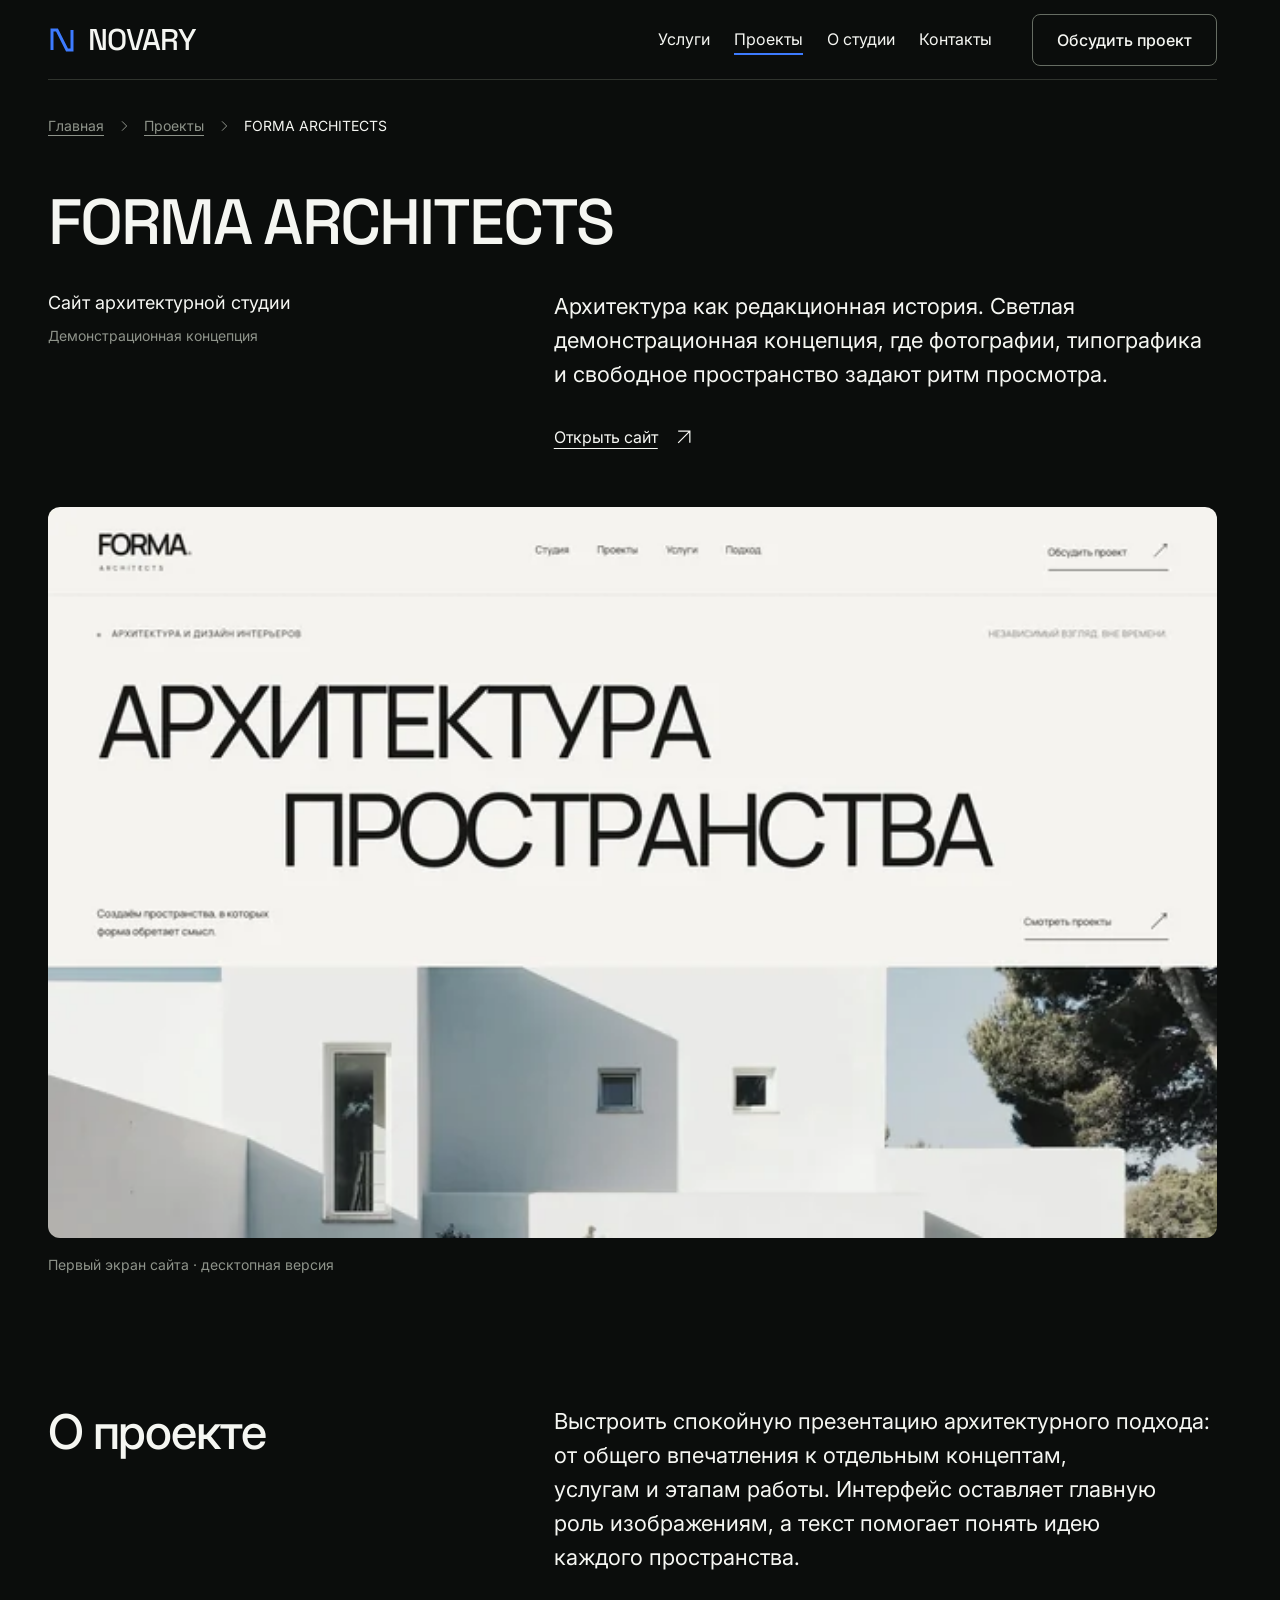
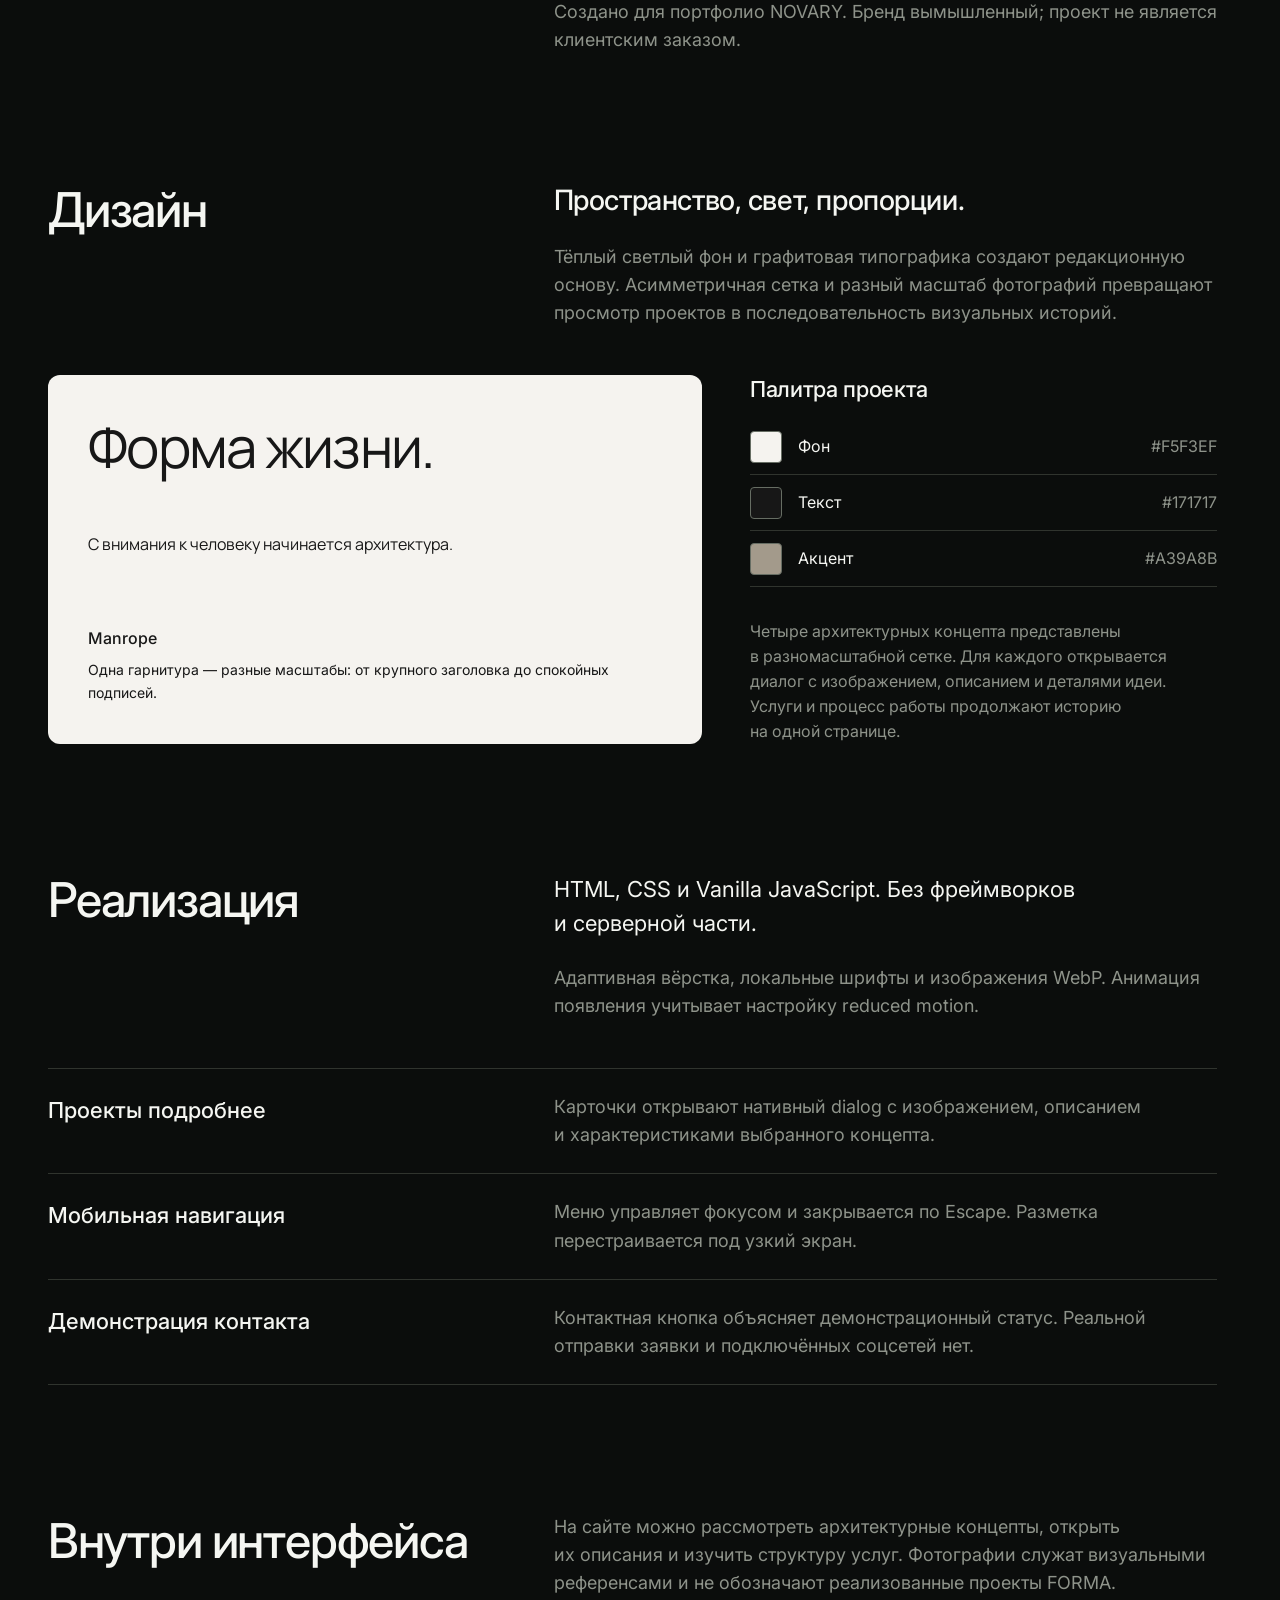
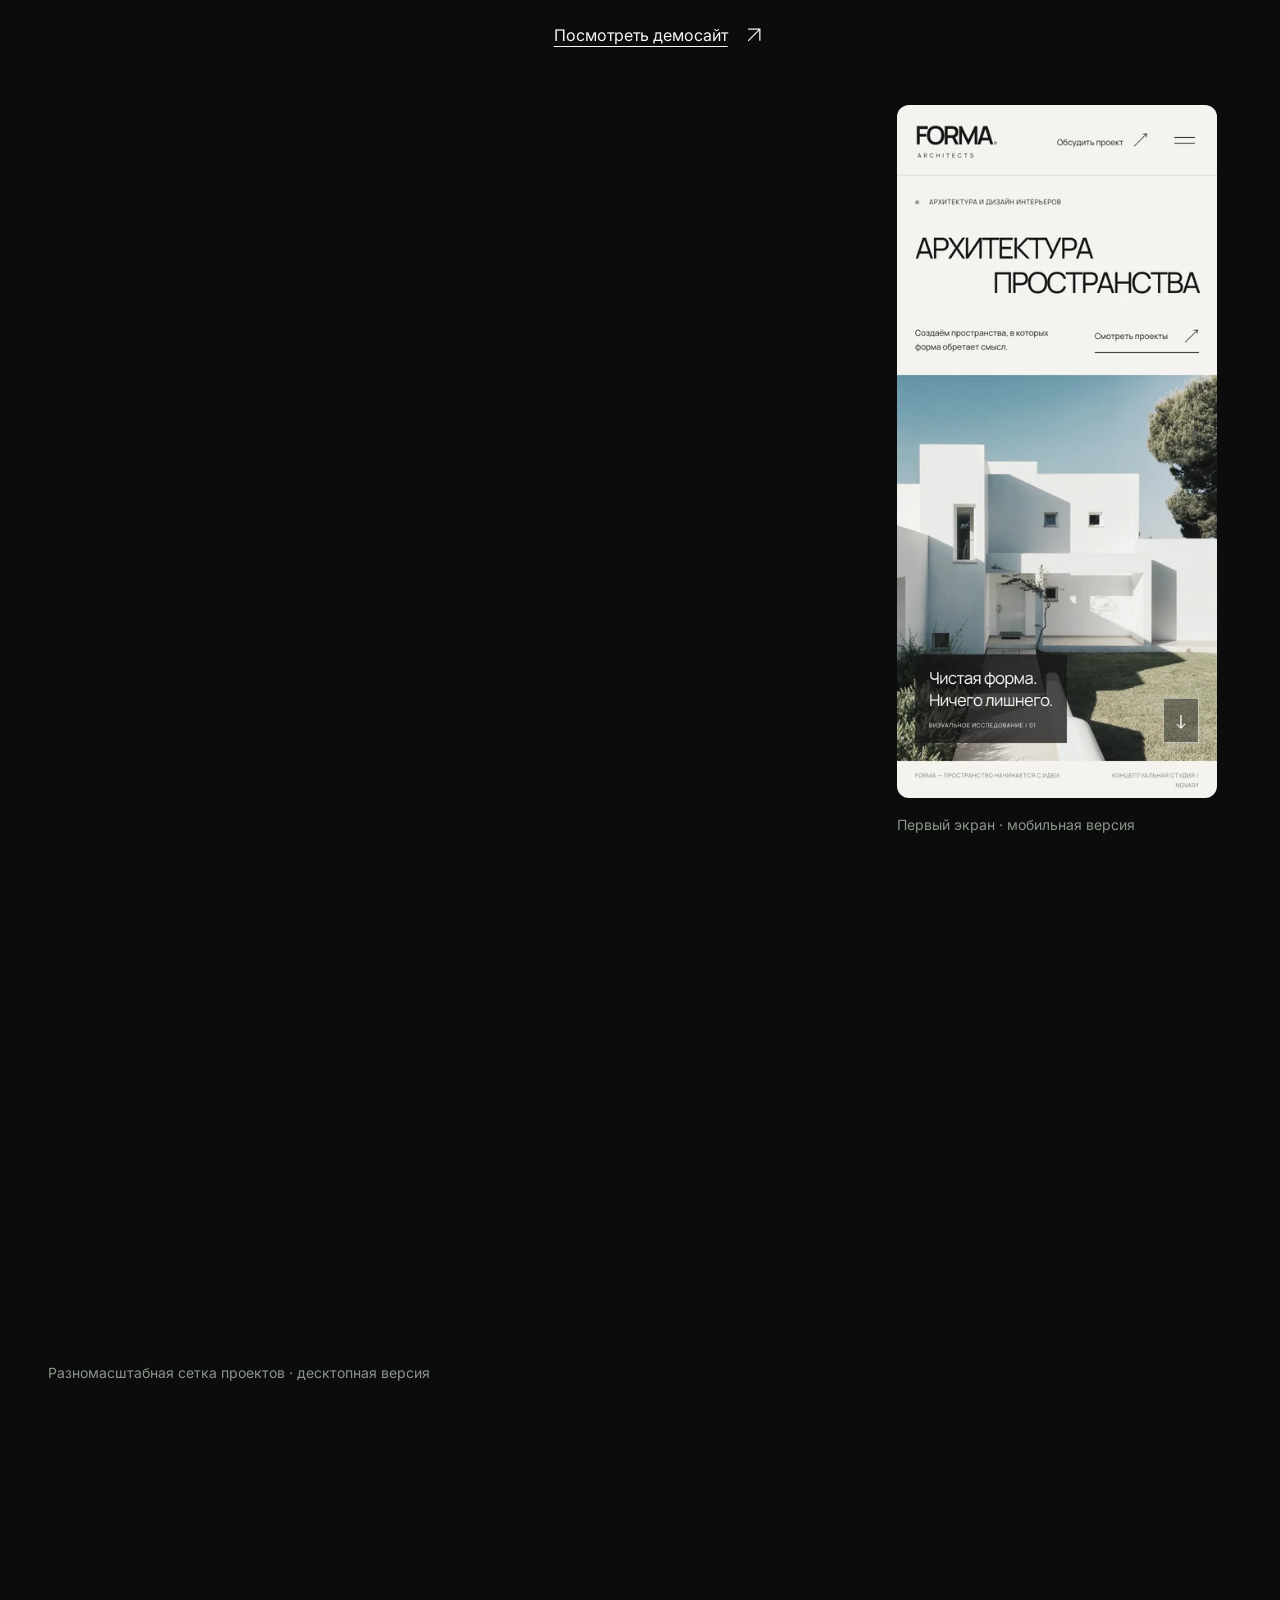
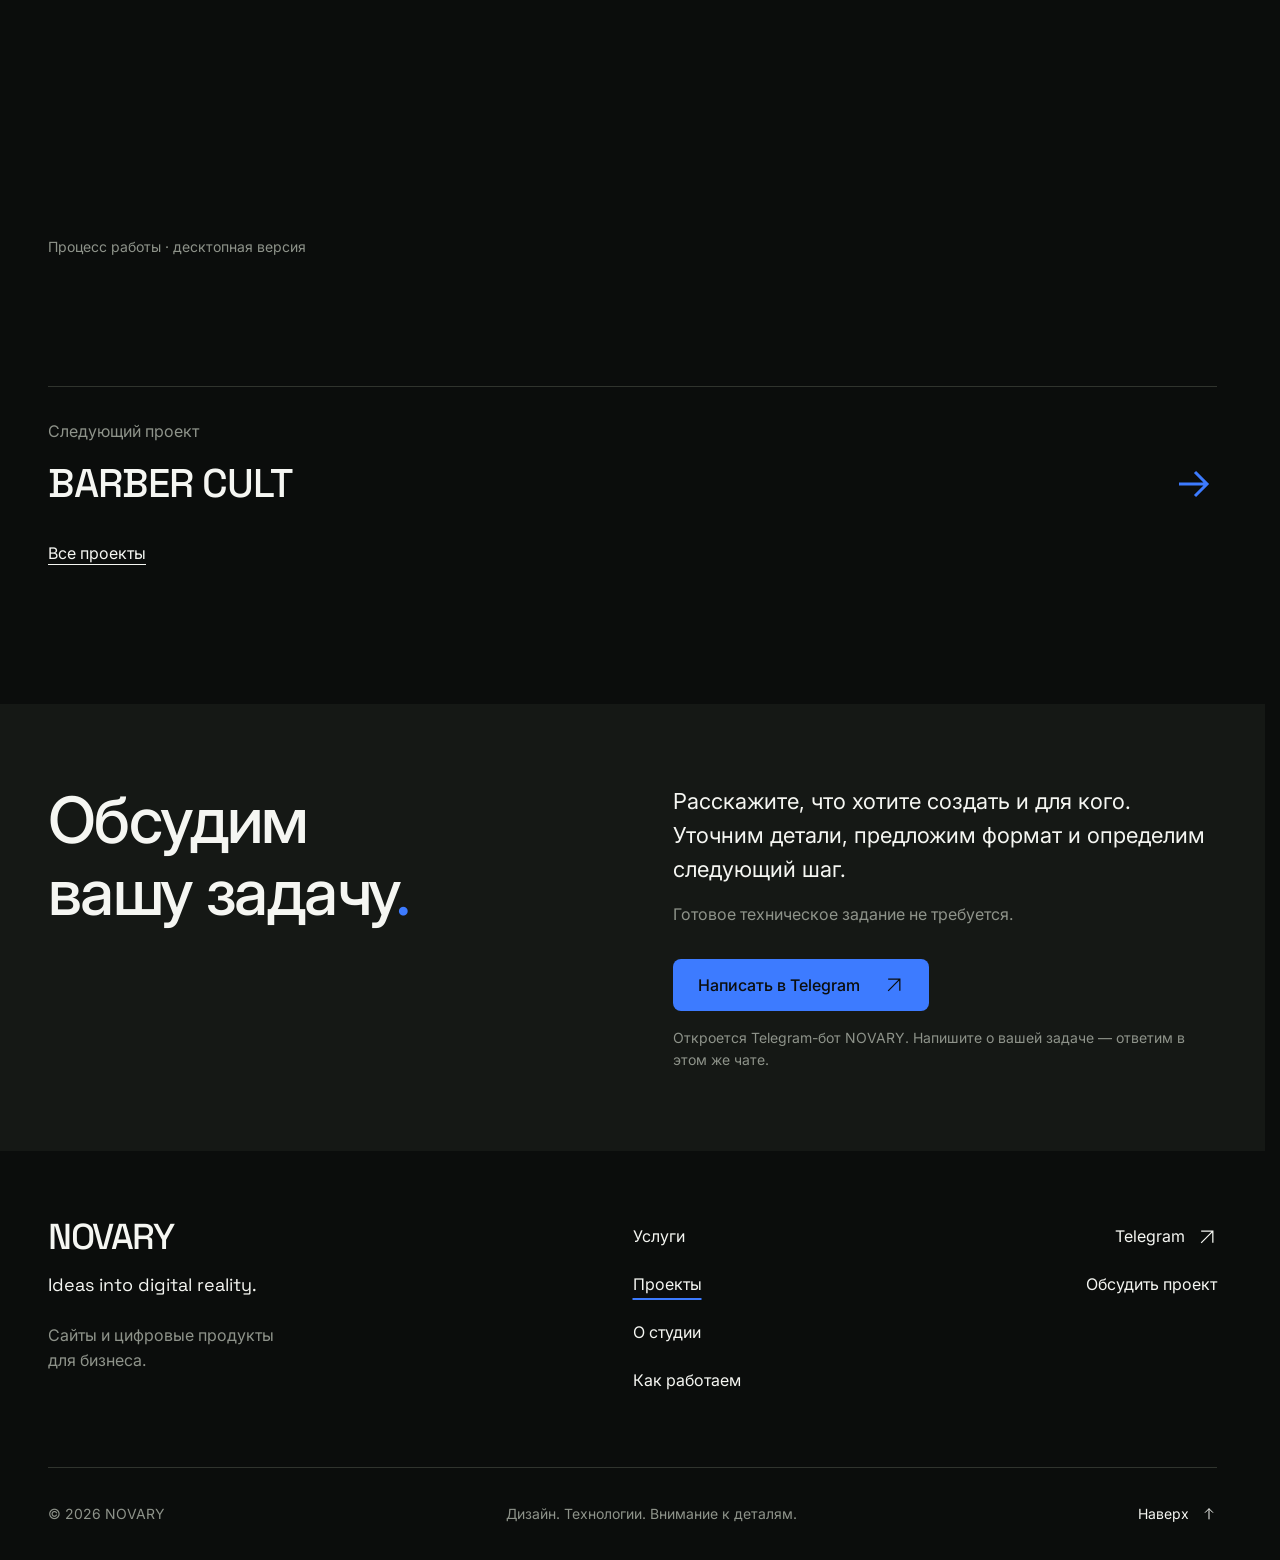
<file: projects/forma-architects.html>
<!doctype html>
<html lang="ru">
<head>
  <meta charset="utf-8">
  <meta name="viewport" content="width=device-width, initial-scale=1">
  <meta name="theme-color" content="#0B0D0C">
  <title>FORMA ARCHITECTS — проект NOVARY</title>
  <meta name="description" content="FORMA ARCHITECTS — демонстрационная концепция NOVARY. Сайт архитектурной студии: визуальное направление, типографика, реальные экраны и детали реализации.">
  <meta property="og:title" content="FORMA ARCHITECTS — проект NOVARY">
  <meta property="og:description" content="FORMA ARCHITECTS — демонстрационная концепция NOVARY. Сайт архитектурной студии: визуальное направление, типографика, реальные экраны и детали реализации.">
  <meta property="og:type" content="website">
  <meta property="og:locale" content="ru_RU">
  <meta property="og:site_name" content="NOVARY">
  <meta property="og:image" content="../assets/images/social-preview.png">
  <meta property="og:image:width" content="1200">
  <meta property="og:image:height" content="630">
  <meta property="og:image:alt" content="NOVARY. Ideas into digital reality.">
  <meta name="twitter:card" content="summary_large_image">
  <link rel="icon" href="../assets/favicon.svg" type="image/svg+xml">
  <link rel="preload" href="../assets/fonts/inter-variable.woff" as="font" type="font/woff" crossorigin>
  <link rel="stylesheet" href="../assets/css/styles.css">
  <link rel="stylesheet" href="../assets/css/projects.css">
  <script type="module" src="../assets/js/main.js"></script>
</head>
<body id="top" class="portfolio-page case-page">
  <a class="skip-link" href="#main">Перейти к содержимому</a>
  <header class="site-header">
    <div class="container header-inner">
      <a class="wordmark" href="../index.html#top" aria-label="NOVARY — главная страница" translate="no">
        <svg class="brand-symbol" width="28" height="28" viewBox="0 0 28 28" fill="none" aria-hidden="true"><path d="M4 24V4h5l10 20h5V4" stroke="currentColor" stroke-width="3" stroke-linejoin="miter"/></svg>
        NOVARY
      </a>
      <nav class="desktop-nav" aria-label="Основная навигация">
        <a href="../services.html">Услуги</a>
        <a href="../projects.html" aria-current="location">Проекты</a>
        <a href="../about.html">О студии</a>
        <a href="../contact.html">Контакты</a>
      </nav>
      <a class="button button-secondary header-cta" href="#contact">Обсудить проект</a>
      <button class="menu-trigger" type="button" aria-controls="mobile-menu" aria-expanded="false" hidden>
        Меню <svg width="24" height="24" viewBox="0 0 24 24" fill="none" aria-hidden="true"><path d="M4 8h16M4 16h16" stroke="currentColor" stroke-width="1.5"/></svg>
      </button>
    </div>
  </header>
  <main id="main" tabindex="-1">
    <nav class="work-breadcrumbs container" aria-label="Хлебные крошки"><a href="../index.html">Главная</a><svg width="16" height="16" viewBox="0 0 24 24" fill="none" aria-hidden="true"><path d="m9 5 7 7-7 7" stroke="currentColor" stroke-width="1.5"/></svg><a href="../projects.html">Проекты</a><svg width="16" height="16" viewBox="0 0 24 24" fill="none" aria-hidden="true"><path d="m9 5 7 7-7 7" stroke="currentColor" stroke-width="1.5"/></svg><span aria-current="page" lang="en" translate="no">FORMA ARCHITECTS</span></nav>
    <section class="case-intro container" aria-labelledby="case-title">
      <h1 id="case-title" lang="en" translate="no">FORMA ARCHITECTS</h1>
      <div class="case-intro-bottom"><div><p class="case-category">Сайт архитектурной студии</p><p class="work-status">Демонстрационная концепция</p></div><div class="case-intro-copy"><p class="lead">Архитектура как редакционная история. Светлая демонстрационная концепция, где фотографии, типографика и&nbsp;свободное пространство задают ритм просмотра.</p><a class="work-text-link" href="https://egprefanov7117.github.io/forma-architects/" target="_blank" rel="noopener noreferrer">Открыть сайт<span class="sr-only"> в новой вкладке</span><svg width="20" height="20" viewBox="0 0 24 24" fill="none" aria-hidden="true"><path d="M5 19 19 5M5 5h14v14" stroke="currentColor" stroke-width="1.5"/></svg></a></div></div>
      <figure class="case-cover"><div class="work-image"><img src="../assets/images/forma-architects-1440.webp" srcset="../assets/images/forma-architects-640.webp 640w, ../assets/images/forma-architects-960.webp 960w, ../assets/images/forma-architects-1440.webp 1440w" sizes="(max-width: 767px) calc(100vw - 40px), (max-width: 1199px) calc(100vw - 64px), (max-width: 1376px) calc(100vw - 96px), 1280px" width="1440" height="900" alt="FORMA ARCHITECTS: светлая главная страница с крупной типографикой и архитектурной фотографией" fetchpriority="high" decoding="async"></div><figcaption>Первый экран сайта · десктопная версия</figcaption></figure>
    </section>
    <section class="case-section case-overview container" aria-labelledby="concept-title">
      <h2 id="concept-title">О проекте</h2><div class="case-section-copy"><p class="lead">Выстроить спокойную презентацию архитектурного подхода: от&nbsp;общего впечатления к&nbsp;отдельным концептам, услугам и&nbsp;этапам работы. Интерфейс оставляет главную роль изображениям, а&nbsp;текст помогает понять идею каждого пространства.</p><p>Создано для портфолио NOVARY. Бренд вымышленный; проект не&nbsp;является клиентским заказом.</p></div>
    </section>
    <section class="case-section container" aria-labelledby="design-title">
      <h2 id="design-title">Дизайн</h2><div class="case-section-copy"><h3>Пространство, свет, пропорции.</h3><p>Тёплый светлый фон и&nbsp;графитовая типографика создают редакционную основу. Асимметричная сетка и&nbsp;разный масштаб фотографий превращают просмотр проектов в&nbsp;последовательность визуальных историй.</p></div>
      <div class="case-design-system">
        <figure class="type-study forma-specimen"><blockquote>Форма жизни.</blockquote><p class="type-study-body">С внимания к человеку начинается архитектура.</p><figcaption><strong lang="en">Manrope</strong><span>Одна гарнитура — разные масштабы: от&nbsp;крупного заголовка до&nbsp;спокойных подписей.</span></figcaption></figure>
        <div class="case-palette"><h3>Палитра проекта</h3><ul class="color-studies">
          <li><span class="color-sample" style="--sample: #F5F3EF" aria-hidden="true"></span><span>Фон</span><span class="color-value">#F5F3EF</span></li>
          <li><span class="color-sample" style="--sample: #171717" aria-hidden="true"></span><span>Текст</span><span class="color-value">#171717</span></li>
          <li><span class="color-sample" style="--sample: #A39A8B" aria-hidden="true"></span><span>Акцент</span><span class="color-value">#A39A8B</span></li>
        </ul><p>Четыре архитектурных концепта представлены в&nbsp;разномасштабной сетке. Для каждого открывается диалог с&nbsp;изображением, описанием и&nbsp;деталями идеи. Услуги и&nbsp;процесс работы продолжают историю на&nbsp;одной странице.</p></div>
      </div>
    </section>
    <section class="case-section container" aria-labelledby="build-title">
      <h2 id="build-title">Реализация</h2><div class="case-section-copy"><p class="lead">HTML, CSS и&nbsp;Vanilla JavaScript. Без фреймворков и&nbsp;серверной части.</p><p>Адаптивная вёрстка, локальные шрифты и&nbsp;изображения WebP. Анимация появления учитывает настройку reduced motion.</p></div>
      <dl class="case-features">
        <div><dt>Проекты подробнее</dt><dd>Карточки открывают нативный dialog с&nbsp;изображением, описанием и&nbsp;характеристиками выбранного концепта.</dd></div>
        <div><dt>Мобильная навигация</dt><dd>Меню управляет фокусом и&nbsp;закрывается по&nbsp;Escape. Разметка перестраивается под узкий экран.</dd></div>
        <div><dt>Демонстрация контакта</dt><dd>Контактная кнопка объясняет демонстрационный статус. Реальной отправки заявки и&nbsp;подключённых соцсетей нет.</dd></div>
      </dl>
    </section>
    <section class="case-demo container" aria-labelledby="demo-title">
      <div class="case-demo-heading"><h2 id="demo-title">Внутри интерфейса</h2><div><p>На&nbsp;сайте можно рассмотреть архитектурные концепты, открыть их&nbsp;описания и&nbsp;изучить структуру услуг. Фотографии служат визуальными референсами и&nbsp;не&nbsp;обозначают реализованные проекты FORMA.</p><a class="work-text-link" href="https://egprefanov7117.github.io/forma-architects/" target="_blank" rel="noopener noreferrer">Посмотреть демосайт<span class="sr-only"> в новой вкладке</span><svg width="20" height="20" viewBox="0 0 24 24" fill="none" aria-hidden="true"><path d="M5 19 19 5M5 5h14v14" stroke="currentColor" stroke-width="1.5"/></svg></a></div></div>
      <div class="case-screens"><div class="case-desktop-screens">
        <figure><img src="../assets/images/projects/forma-architects-projects-1200.webp" srcset="../assets/images/projects/forma-architects-projects-640.webp 640w, ../assets/images/projects/forma-architects-projects-1200.webp 1200w" sizes="(max-width: 767px) calc(100vw - 40px), (max-width: 1199px) 62vw, 840px" width="1200" height="1993" alt="Раздел FORMA с четырьмя архитектурными концептами, крупными фотографиями и подписями" loading="lazy" decoding="async"><figcaption>Разномасштабная сетка проектов · десктопная версия</figcaption></figure>
        <figure><img src="../assets/images/projects/forma-architects-process-1200.webp" srcset="../assets/images/projects/forma-architects-process-640.webp 640w, ../assets/images/projects/forma-architects-process-1200.webp 1200w" sizes="(max-width: 767px) calc(100vw - 40px), (max-width: 1199px) 62vw, 840px" width="1200" height="623" alt="Раздел FORMA «Ясный процесс. Цельный результат» с четырьмя этапами" loading="lazy" decoding="async"><figcaption>Процесс работы · десктопная версия</figcaption></figure>
      </div><figure class="case-mobile-screen"><img src="../assets/images/projects/forma-architects-mobile-780.webp" srcset="../assets/images/projects/forma-architects-mobile-390.webp 390w, ../assets/images/projects/forma-architects-mobile-780.webp 780w" sizes="(max-width: 767px) 280px, (max-width: 1199px) 30vw, 320px" width="780" height="1688" alt="Мобильная версия FORMA ARCHITECTS: логотип, меню, заголовок «Архитектура пространства» и фотография белого дома" loading="lazy" decoding="async"><figcaption>Первый экран · мобильная версия</figcaption></figure></div>
    </section>
    <nav class="case-next container" aria-label="Другой проект"><a href="barber-cult.html"><span>Следующий проект</span><strong lang="en" translate="no">BARBER CULT</strong><svg width="24" height="24" viewBox="0 0 24 24" fill="none" aria-hidden="true"><path d="M5 12h14m-6-6 6 6-6 6" stroke="currentColor" stroke-width="1.5"/></svg></a><a class="work-text-link" href="../projects.html">Все проекты</a></nav>
    <section class="section contact" id="contact" tabindex="-1" aria-labelledby="contact-title">
      <div class="container contact-inner"><h2 id="contact-title">Обсудим<br>вашу задачу<span class="accent-dot">.</span></h2><div class="contact-copy"><p class="lead">Расскажите, что хотите создать и&nbsp;для кого. Уточним детали, предложим формат и&nbsp;определим следующий шаг.</p><p>Готовое техническое задание не&nbsp;требуется.</p><a class="button button-primary" href="#contact-status" data-telegram-link aria-describedby="contact-status">Написать в Telegram <svg width="20" height="20" viewBox="0 0 24 24" fill="none" aria-hidden="true"><path d="M5 19 19 5M5 5h14v14" stroke="currentColor" stroke-width="1.5"/></svg></a><p class="contact-status" id="contact-status" tabindex="-1" role="status">Telegram-канал пока недоступен. Пожалуйста, зайдите позже.</p></div></div>
    </section>
  </main>
  <footer class="site-footer container">
    <div class="footer-main"><div class="footer-brand"><a class="wordmark" href="#top" translate="no">NOVARY</a><p lang="en" class="footer-slogan">Ideas into digital reality.</p><p>Сайты и&nbsp;цифровые продукты<br>для бизнеса.</p></div><nav aria-label="Навигация в подвале"><a href="../services.html">Услуги</a><a href="../projects.html" aria-current="location">Проекты</a><a href="../about.html">О студии</a><a href="../index.html#process">Как работаем</a></nav><div class="footer-contact"><a class="footer-telegram" href="#contact-status" data-telegram-link>Telegram <svg width="20" height="20" viewBox="0 0 24 24" fill="none" aria-hidden="true"><path d="M5 19 19 5M5 5h14v14" stroke="currentColor" stroke-width="1.5"/></svg></a><a href="#contact">Обсудить проект</a></div></div>
    <div class="footer-bottom"><span>© <span data-year>2026</span> NOVARY</span><span>Дизайн. Технологии. Внимание к&nbsp;деталям.</span><a href="#top">Наверх <svg width="16" height="16" viewBox="0 0 24 24" fill="none" aria-hidden="true"><path d="M12 20V4m-6 6 6-6 6 6" stroke="currentColor" stroke-width="1.5"/></svg></a></div>
  </footer>
  <dialog class="menu-panel" id="mobile-menu" aria-labelledby="menu-title">
    <div class="menu-inner"><div class="menu-header"><span class="wordmark" id="menu-title" translate="no">NOVARY</span><button type="button" class="menu-close">Закрыть <svg width="24" height="24" viewBox="0 0 24 24" fill="none" aria-hidden="true"><path d="m6 6 12 12M6 18 18 6" stroke="currentColor" stroke-width="1.5"/></svg></button></div><nav aria-label="Мобильная навигация"><a href="../services.html">Услуги</a><a href="../projects.html" aria-current="location">Проекты</a><a href="../about.html">О студии</a><a href="../contact.html">Контакты</a></nav><a href="#contact" class="button button-primary">Обсудить проект</a><p class="menu-slogan" lang="en">Ideas into digital reality.</p></div>
  </dialog>
</body>
</html>
</file>
<file: assets/css/styles.css>
@font-face {
  font-family: Inter;
  src: url("../fonts/inter-variable.woff") format("woff");
  font-weight: 100 900;
  font-style: normal;
  font-display: swap;
}

@font-face {
  font-family: "Space Grotesk";
  src: url("../fonts/space-grotesk-variable.woff") format("woff");
  font-weight: 300 700;
  font-style: normal;
  font-display: swap;
}

:root {
  color-scheme: dark;
  --background: #0b0d0c;
  --surface: #151815;
  --accent: #3d7bff;
  --accent-hover: #528aff;
  --accent-pressed: #3977f5;
  --text-primary: #f5f6f2;
  --text-secondary: #8e938a;
  --border-subtle: #30342e;
  --border-control: #666d63;
  --space-1: .25rem;
  --space-2: .5rem;
  --space-3: .75rem;
  --space-4: 1rem;
  --space-6: 1.5rem;
  --space-8: 2rem;
  --space-10: 2.5rem;
  --space-12: 3rem;
  --space-16: 4rem;
  --section-space: 8rem;
  --gutter: 3rem;
  --header-height: 5rem;
  --font-body: Inter, system-ui, sans-serif;
  --font-brand: "Space Grotesk", Inter, sans-serif;
  --ease-out: cubic-bezier(.2, .7, .2, 1);
}

*, *::before, *::after { box-sizing: border-box; }
html { scroll-behavior: smooth; scroll-padding-top: calc(var(--header-height) + 1.5rem); scrollbar-gutter: stable; scrollbar-color: var(--border-control) var(--background); }
body { margin: 0; background: var(--background); color: var(--text-primary); font: 400 1.125rem/1.56 var(--font-body); -webkit-font-smoothing: antialiased; }
::selection { color: var(--background); background: var(--accent-hover); }
a { color: inherit; text-decoration: none; text-underline-offset: .3em; text-decoration-thickness: 1px; }
button { font: inherit; color: inherit; cursor: pointer; }
a, button, summary { touch-action: manipulation; -webkit-tap-highlight-color: rgb(61 123 255 / .2); }
:where(a, button, summary):focus-visible { outline: 3px solid var(--accent); outline-offset: 5px; }
:where(h1, h2, h3, p, figure) { margin: 0; }
h1, h2, h3 { font-weight: 500; text-wrap: balance; }
h1 { font-size: 5.5rem; line-height: 1.07; letter-spacing: -.035em; }
h2 { font-size: 3rem; line-height: 1.17; letter-spacing: -.025em; }
h3 { font-size: 1.75rem; line-height: 1.29; letter-spacing: -.015em; }
:where(h1, h2, h3, p, a, figcaption, summary) { overflow-wrap: anywhere; }
p { text-wrap: pretty; }
svg { flex-shrink: 0; }
img { display: block; max-width: 100%; height: auto; }
[hidden] { display: none !important; }
.container { width: min(1280px, calc(100% - var(--gutter) * 2)); margin-inline: auto; }
:where(.section-heading, .service-row, .process-list li, .about-intro, .approach-list, .faq, .contact-inner, .footer-main) > * { min-width: 0; }
.section { margin-top: var(--section-space); scroll-margin-top: calc(var(--header-height) + 1.5rem); }
.lead { font-size: 1.375rem; line-height: 1.55; }
.sr-only { position: absolute; width: 1px; height: 1px; padding: 0; margin: -1px; overflow: hidden; clip-path: inset(50%); white-space: nowrap; border: 0; }
.skip-link { position: fixed; top: 1rem; left: 1rem; z-index: 100; padding: .75rem 1rem; background: var(--text-primary); color: var(--background); transform: translateY(-200%); }
.skip-link:focus { transform: none; }
.wordmark { display: inline-flex; align-items: center; gap: .75rem; font: 500 1.875rem/1 var(--font-brand); letter-spacing: -.04em; min-height: 2.75rem; }
.brand-symbol { color: var(--accent); }
.site-header { position: sticky; top: 0; z-index: 20; background: var(--background); }
html:not(.js) .site-header { position: static; }
.header-inner { display: flex; align-items: center; gap: 2rem; min-height: var(--header-height); border-bottom: 1px solid var(--border-subtle); }
.desktop-nav { display: flex; align-items: center; gap: 2rem; margin-left: auto; font-size: 1rem; }
.desktop-nav a { display: inline-flex; align-items: center; min-height: 2.75rem; }
.header-cta { margin-left: 1rem; }
.button { display: inline-flex; align-items: center; justify-content: center; flex-wrap: wrap; gap: .5rem 1.5rem; max-width: 100%; min-height: 3.25rem; padding: .8125rem 1.5rem; border: 1px solid transparent; border-radius: .5rem; font-size: 1rem; font-weight: 500; line-height: 1.5; text-align: center; transition: background-color 150ms var(--ease-out), color 150ms var(--ease-out), border-color 150ms var(--ease-out); }
.button-primary { background: var(--accent); color: var(--background); }
.button-primary:focus-visible { outline-color: var(--text-primary); }
.button-primary:active { background: var(--accent-pressed); }
.button-secondary { border-color: var(--border-control); }
.button-secondary:active { background: var(--border-subtle); }
.actions { display: flex; flex-wrap: wrap; gap: 1rem; margin-top: 2rem; }
.accent-dot { color: var(--accent); }
.section-heading { display: grid; grid-template-columns: 5fr 7fr; gap: 2rem; margin-bottom: 4rem; align-items: start; }
.section-heading > p { max-width: 35rem; margin-left: auto; color: var(--text-secondary); }
.project-list { display: grid; gap: 4rem; }
.project-link { display: block; border-radius: .75rem; }
.project-image { border: 1px solid var(--border-subtle); border-radius: .75rem; overflow: hidden; aspect-ratio: 16 / 10; background: var(--surface); }
.project-image img { width: 100%; height: 100%; object-fit: cover; }
.project-caption { display: flex; align-items: flex-start; justify-content: space-between; gap: 2rem; margin-top: 1.5rem; }
.project-caption > div { max-width: 44rem; }
.project-category { display: flex; flex-wrap: wrap; gap: .75rem; align-items: center; margin-bottom: .75rem; color: var(--text-secondary); font-size: .875rem; }
.concept-label { border: 1px solid var(--border-control); border-radius: .25rem; padding: .0625rem .5rem; color: var(--text-primary); }
.project-caption h3 { font-family: var(--font-brand); }
.project-caption p { margin-top: .75rem; color: var(--text-secondary); }
.project-open { display: inline-flex; align-items: center; flex-wrap: wrap; gap: .5rem 1rem; min-height: 2.75rem; margin-top: 2rem; font-size: 1rem; }
.service-row { display: grid; grid-template-columns: 4fr 5fr 3fr; gap: 2rem; padding-block: 2rem; border-top: 1px solid var(--border-subtle); align-items: start; }
.service-row:last-child { border-bottom: 1px solid var(--border-subtle); }
.service-row h3 { max-width: 16rem; }
.service-row p { color: var(--text-secondary); }
.service-row .service-scope { margin-top: .75rem; font-size: .875rem; }
.service-action { display: inline-flex; align-items: center; justify-self: end; gap: .75rem; min-height: 2.75rem; font-size: 1rem; text-decoration: underline; }
.section-note { max-width: 48rem; margin-top: 1.5rem; color: var(--text-secondary); font-size: .875rem; }
.process-list { padding: 0; margin: 0; list-style: none; }
.process-list li { display: grid; grid-template-columns: 1fr 4fr 7fr; gap: 2rem; padding-block: 2rem; border-top: 1px solid var(--border-subtle); }
.step-number { font: 500 1.5rem/1.5 var(--font-brand); color: var(--text-secondary); font-variant-numeric: tabular-nums; }
.process-list li > div { max-width: 35rem; margin-left: auto; }
.process-list p { color: var(--text-secondary); }
.process-list .step-result { margin-top: .75rem; font-size: .875rem; color: var(--text-primary); }
.about { padding-block: 4rem; border-top: 1px solid var(--border-subtle); border-bottom: 1px solid var(--border-subtle); }
.about-intro { display: grid; grid-template-columns: 1fr 1fr; gap: 5rem; align-items: center; }
.about h2 { font-size: 4rem; line-height: 1.13; }
.about-intro > div { max-width: 35rem; }
.about-intro > div > p + p { margin-top: 1.5rem; color: var(--text-secondary); }
.approach-list { display: grid; grid-template-columns: repeat(3, 1fr); gap: 2rem; margin-top: 4rem; }
.approach-list h3 { font-size: 1.375rem; line-height: 1.36; }
.approach-list p { margin-top: .75rem; color: var(--text-secondary); font-size: 1rem; line-height: 1.6; }
.faq { display: grid; grid-template-columns: 5fr 7fr; gap: 2rem; }
.faq-list details { border-top: 1px solid var(--border-subtle); }
.faq-list details:last-child { border-bottom: 1px solid var(--border-subtle); }
summary { display: flex; align-items: flex-start; justify-content: space-between; gap: 1.5rem; padding-block: 1.5rem; font-size: 1.125rem; line-height: 1.55; cursor: pointer; list-style: none; }
summary::-webkit-details-marker { display: none; }
summary svg { margin-top: .25rem; }
details[open] summary svg { transform: rotate(45deg); }
.faq-answer { padding: 0 2.75rem 1.5rem 0; color: var(--text-secondary); font-size: 1rem; line-height: 1.625; }
.contact { padding-block: 5rem; background: var(--surface); }
.contact-inner { display: grid; grid-template-columns: 1fr 1fr; gap: 5rem; align-items: start; }
.contact h2 { font-size: 4rem; line-height: 1.125; }
.contact-copy { max-width: 35rem; }
.contact-copy > p + p { margin-top: 1rem; color: var(--text-secondary); font-size: 1rem; }
.contact-copy .button { margin-top: 2rem; }
.contact-copy .contact-status { margin-top: 1rem; font-size: .875rem; color: var(--text-secondary); scroll-margin-block: 7rem; }
.contact-status:target { outline: 1px solid var(--border-control); outline-offset: .5rem; }
.site-footer { padding-top: 4rem; }
.footer-main { display: grid; grid-template-columns: 6fr 3fr 3fr; gap: 2rem; }
.footer-brand .wordmark { font-size: 2.25rem; }
.footer-slogan { margin-top: .75rem; font-family: var(--font-brand); }
.footer-brand > p:last-child { margin-top: 1.5rem; color: var(--text-secondary); font-size: 1rem; }
.footer-main nav, .footer-contact { display: flex; flex-direction: column; align-items: flex-start; gap: .25rem; font-size: 1rem; }
.footer-main nav a, .footer-contact a { display: inline-flex; align-items: center; flex-wrap: wrap; gap: .75rem; max-width: 100%; min-height: 2.75rem; }
.footer-contact { align-items: flex-end; }
.footer-bottom { display: flex; align-items: center; justify-content: space-between; flex-wrap: wrap; gap: 1rem 2rem; margin-top: 4rem; padding-block: 1.5rem; border-top: 1px solid var(--border-subtle); color: var(--text-secondary); font-size: .875rem; }
.footer-bottom a { display: inline-flex; align-items: center; gap: .75rem; min-height: 2.75rem; color: var(--text-primary); }
.menu-trigger, .menu-close { display: inline-flex; align-items: center; gap: .75rem; min-height: 2.75rem; padding: .5rem; border: 0; background: transparent; font-size: 1rem; }
.menu-trigger { display: none; margin-left: auto; }
.menu-panel { position: fixed; inset: 1rem 1rem auto auto; width: min(36rem, calc(100% - 2rem)); max-height: calc(100dvh - 2rem); margin: 0; padding: 0; border: 1px solid var(--border-control); border-radius: .75rem; background: var(--surface); color: var(--text-primary); overflow: auto; overscroll-behavior: contain; }
.menu-panel::backdrop { background: rgb(0 0 0 / .7); }
.menu-panel[open] { animation: menu-open 200ms var(--ease-out); }
.menu-inner { padding: 1.5rem; }
.menu-header { display: flex; flex-wrap: wrap; justify-content: space-between; align-items: center; gap: 1rem; }
.menu-header .wordmark { font-size: 1.5rem; }
.menu-panel nav { display: flex; flex-direction: column; gap: 1rem; padding-block: 3rem; }
.menu-panel nav a { font-size: 2rem; line-height: 1.25; min-height: 2.75rem; }
.menu-panel .button { width: 100%; }
.menu-slogan { margin-top: 2rem; color: var(--text-secondary); font-family: var(--font-brand); font-size: 1rem; }
html.menu-open { overflow: hidden; }

@keyframes menu-open { from { transform: translateY(-8px); opacity: .7; } to { transform: none; opacity: 1; } }

@media (hover: hover) {
  .desktop-nav a:hover, .footer-main a:hover, .footer-bottom a:hover, .menu-panel nav a:hover { text-decoration: underline; }
  .button-primary:hover { background: var(--accent-hover); }
  .button-secondary:hover { background: var(--surface); border-color: var(--text-primary); }
  .service-action:hover { color: var(--accent-hover); }
  .project-link:hover h3, .project-link:hover .project-open { text-decoration: underline; }
  summary:hover { text-decoration: underline; }
  .menu-trigger:hover, .menu-close:hover { color: var(--accent-hover); }
}

@media (min-width: 1200px) and (max-width: 1350px) {
  h1 { font-size: 5rem; }
  .desktop-nav { gap: 1.5rem; }
  .header-inner { gap: 1.5rem; }
}

@media (max-width: 1199px) {
  :root { --gutter: 2rem; --section-space: 6rem; }
  .header-inner { flex-wrap: wrap; gap: 1rem 2rem; padding-block: .75rem; }
  .header-cta { margin-left: auto; }
  .desktop-nav { gap: 1.5rem; }
  .js .desktop-nav, .js .header-cta { display: none; }
  .js .menu-trigger { display: inline-flex; }
  h1 { font-size: 4rem; line-height: 1.094; letter-spacing: -.03em; }
  h2 { font-size: 2.5rem; line-height: 1.2; }
  h3 { font-size: 1.625rem; line-height: 1.31; }
  .lead { font-size: 1.25rem; line-height: 1.6; }
  .section-heading { gap: 1.5rem; margin-bottom: 3rem; }
  .service-row { grid-template-columns: 3fr 5fr; gap: 1rem 1.5rem; }
  .service-action { grid-column: 2; justify-self: start; }
  .process-list li { grid-template-columns: .65fr 3fr 4.35fr; gap: 1.5rem; }
  .about-intro, .contact-inner { gap: 3rem; }
  .about h2, .contact h2 { font-size: 3rem; }
  .approach-list { gap: 1.5rem; }
  .approach-list h3 { font-size: 1.25rem; }
}

@media (min-width: 768px) and (max-width: 899px) {
  .section-heading, .faq { grid-template-columns: 1fr 1.25fr; }
  .about-intro, .contact-inner { gap: 2rem; }
}

@media (max-width: 767px) {
  :root { --gutter: 1.25rem; --section-space: 4.5rem; --header-height: 4rem; }
  body { font-size: 1rem; line-height: 1.625; }
  h1 { font-size: 2.5rem; line-height: 1.15; letter-spacing: -.02em; }
  h2 { font-size: 2rem; line-height: 1.25; }
  h3 { font-size: 1.5rem; line-height: 1.33; }
  .lead { font-size: 1.125rem; line-height: 1.56; }
  .wordmark { font-size: 1.5rem; gap: .5rem; }
  .brand-symbol { width: 24px; height: 24px; }
  .header-inner { gap: .75rem; padding-block: .5rem; }
  .desktop-nav { order: 3; width: 100%; gap: .5rem 1.5rem; flex-wrap: wrap; font-size: .875rem; }
  .header-cta { min-height: 2.75rem; padding: .5rem .75rem; font-size: .875rem; }
  .actions { margin-top: 1.5rem; gap: .75rem; }
  .actions .button { width: 100%; }
  .button { min-height: 3rem; padding-block: .6875rem; }
  .section-heading { display: block; margin-bottom: 2.5rem; }
  .section-heading > p { margin: 1.5rem 0 0; max-width: 36rem; }
  .project-list { gap: 2.5rem; }
  .project-caption { display: block; margin-top: 1.25rem; }
  .project-category { gap: .5rem .75rem; }
  .project-caption h3 { font-size: 1.5rem; }
  .project-caption p { font-size: 1rem; }
  .project-open { margin-top: .75rem; font-size: .875rem; }
  .service-row { display: block; padding-block: 1.5rem; }
  .service-row h3 { max-width: none; }
  .service-row > div { margin-top: 1rem; }
  .service-action { margin-top: .75rem; font-size: .875rem; }
  .section-note { margin-top: 1.5rem; }
  .process-list li { grid-template-columns: 2rem minmax(0, 1fr); gap: .75rem 1rem; padding-block: 1.5rem; }
  .step-number { font-size: 1.25rem; }
  .process-list h3 { font-size: 1.375rem; line-height: 1.36; }
  .process-list li > div { grid-column: 2; margin-left: 0; }
  .process-list h3 br { display: none; }
  .about { padding-block: 2.5rem; }
  .about-intro { display: block; }
  .about h2 { font-size: 2.5rem; line-height: 1.15; }
  .about h2 br { display: none; }
  .about-intro > div { margin-top: 1.5rem; }
  .approach-list { display: block; margin-top: 2rem; }
  .approach-list > div + div { margin-top: 1.5rem; }
  .approach-list h3 { font-size: 1.25rem; }
  .approach-list p { margin-top: .5rem; }
  .faq { display: block; }
  .faq-list { margin-top: 2.5rem; }
  summary { font-size: 1rem; padding-block: 1.25rem; gap: 1rem; }
  .faq-answer { padding-right: 0; }
  .contact { padding-block: 3rem; }
  .contact-inner { display: block; }
  .contact h2 { font-size: 2.5rem; line-height: 1.15; }
  .contact-copy { margin-top: 1.5rem; }
  .contact-copy .button { width: 100%; margin-top: 1.5rem; }
  .site-footer { padding-top: 3rem; }
  .footer-main { grid-template-columns: 1fr 1fr; gap: 2rem 1.5rem; }
  .footer-brand { grid-column: 1 / -1; }
  .footer-contact { align-items: flex-start; }
  .footer-bottom { margin-top: 2rem; padding-bottom: max(1.5rem, env(safe-area-inset-bottom)); gap: .75rem; }
  .footer-bottom > span:nth-child(2) { width: 100%; order: 3; }
  .footer-bottom a { margin-left: auto; }
  .menu-panel { inset: .5rem .5rem auto auto; width: calc(100% - 1rem); max-height: calc(100dvh - 1rem); }
  .menu-inner { padding: 1.25rem; padding-bottom: max(1.25rem, env(safe-area-inset-bottom)); }
}

@media (max-width: 359px) {
  h1 { font-size: 2.25rem; line-height: 1.167; }
  .footer-main { display: block; }
  .footer-main nav, .footer-contact { margin-top: 1.5rem; }
}

/* Digital Architecture — shared by the main hero and its prototype. */
.hero-architecture { padding-top: 4rem; }
.architecture-layout { display: grid; grid-template-columns: 5fr 7fr; gap: 3rem; align-items: center; }
.architecture-layout > *, .architecture-copy > * { min-width: 0; }
.architecture-copy h1 { font-size: 4rem; line-height: 1.125; letter-spacing: -.03em; max-width: 11ch; text-wrap: balance; hyphens: none; }
.architecture-description { max-width: 27rem; margin-top: 1.5rem; color: var(--text-secondary); }
.architecture-actions { display: flex; flex-wrap: wrap; gap: .75rem; margin-top: 2rem; }
.architecture-actions .button { padding-inline: 1.25rem; }
.hero-architecture .architecture-actions { flex-direction: row; align-items: stretch; max-width: 30rem; }
.hero-architecture .architecture-actions .button { flex: 1 1 auto; }
.architecture-slogan, .concept-slogan { font: 500 1.5rem/1.25 var(--font-brand); letter-spacing: -.025em; }
.architecture-copy :is(.architecture-slogan, .concept-slogan) { margin-top: 3rem; }
.architecture-figure { min-width: 0; }
.architecture-drawing { display: block; width: 100%; height: auto; overflow: visible; }
.drawing-grid { stroke: var(--border-subtle); stroke-width: 1; fill: none; }
.drawing-guide { stroke: var(--border-control); stroke-width: 1; fill: none; }
.drawing-module { fill: var(--surface); stroke: var(--border-control); stroke-width: 1; }
.drawing-n { fill: var(--surface); stroke: var(--text-primary); stroke-width: 1.5; }
.drawing-accent { fill: var(--accent); }
.drawing-ink { fill: var(--text-primary); }
.drawing-muted { fill: var(--text-secondary); }
.drawing-product { fill: var(--surface); stroke: var(--border-control); stroke-width: 1.5; }
.architecture-drawing .assembly-part { transform-box: fill-box; transform-origin: center; animation: architecture-assemble 400ms var(--ease-out) both; }
.architecture-drawing .assembly-structure { animation-delay: 70ms; }
.architecture-drawing .assembly-product { animation-delay: 140ms; }
.architecture-caption { margin-top: 1rem; }
.architecture-stages { display: grid; grid-template-columns: 1fr 1.4fr 1.4fr; gap: 1rem; padding: 0; margin: 0; list-style: none; font-size: .875rem; line-height: 1.5; color: var(--text-secondary); }
.architecture-stages li { display: flex; align-items: center; justify-content: space-between; gap: .5rem; min-width: 0; overflow-wrap: anywhere; }
.architecture-stages li:last-child { color: var(--text-primary); }
.architecture-explanation { margin-top: 1rem; max-width: 32rem; font-size: .875rem; color: var(--text-secondary); }

@keyframes architecture-assemble {
  from { transform: translateY(8px); opacity: .7; }
  to { transform: none; opacity: 1; }
}

@media (min-width: 1360px) {
  .hero-architecture .architecture-copy h1 { font-size: 4.5rem; max-width: 11.5ch; }
}

@media (min-width: 1200px) and (max-width: 1350px) {
  .architecture-layout { gap: 2rem; }
  .architecture-copy h1 { font-size: 3.75rem; }
}

@media (max-width: 1199px) {
  .hero-architecture { padding-top: 3.5rem; }
  .architecture-layout { gap: 2rem; grid-template-columns: 1fr 1.2fr; }
  .architecture-copy h1 { font-size: 3rem; line-height: 1.17; }
  .architecture-copy :is(.architecture-slogan, .concept-slogan) { font-size: 1.25rem; margin-top: 2rem; }
  .architecture-actions { flex-direction: column; align-items: flex-start; }
  .architecture-stages { gap: .5rem; }
}

@media (min-width: 768px) and (max-width: 899px) {
  .architecture-layout { grid-template-columns: 1fr; gap: 3rem; }
  .architecture-copy { display: grid; grid-template-columns: 1fr 1fr; gap: 0 2rem; }
  .architecture-copy h1 { max-width: 15ch; font-size: 4rem; grid-column: 1 / -1; }
  .architecture-actions { flex-direction: row; grid-column: 1 / -1; }
  .architecture-copy :is(.architecture-slogan, .concept-slogan) { grid-column: 2; grid-row: 2; align-self: center; margin-top: 1.5rem; }
  .architecture-figure { max-width: 36rem; margin-left: auto; }
}

@media (max-width: 767px) {
  .hero-architecture { padding-top: 2.5rem; }
  .architecture-slogan, .concept-slogan { font-size: 1.25rem; }
  .architecture-slogan br { display: none; }
  .architecture-layout { display: block; }
  .architecture-copy h1 { font-size: 2.5rem; line-height: 1.15; max-width: 12ch; }
  .architecture-description { margin-top: 1.5rem; }
  .architecture-actions { margin-top: 1.5rem; align-items: stretch; }
  .architecture-copy :is(.architecture-slogan, .concept-slogan) { margin-top: 1.5rem; font-size: 1.25rem; }
  .architecture-figure { margin-top: 2rem; }
  .architecture-caption { margin-top: .75rem; }
  .architecture-stages { grid-template-columns: 1fr 1.2fr 1.6fr; gap: .5rem; }
  .architecture-stages li { align-items: flex-start; gap: .25rem; }
  .architecture-stages svg { width: 16px; height: 16px; margin-top: 2px; }
  .architecture-explanation { margin-top: .75rem; }
}

@media (max-width: 359px) {
  .architecture-copy h1 { font-size: 2.25rem; }
  .architecture-stages { font-size: .8125rem; }
}

@media (prefers-reduced-motion: reduce) {
  html { scroll-behavior: auto; }
  *, *::before, *::after { animation: none !important; transition: none !important; }
}
</file>
<file: assets/css/about.css>
/* Страница студии расширяет общие компоненты, цвета и шрифты styles.css. */
.studio-page :where(.desktop-nav, .menu-panel nav, .footer-main nav) [aria-current="page"] { text-decoration: underline; text-decoration-color: var(--accent); text-decoration-thickness: 2px; text-underline-offset: .5em; }
.studio-hero { display: grid; grid-template-columns: minmax(0, 9fr) minmax(0, 3fr); gap: 2.5rem 3rem; padding-top: 5rem; }
.studio-hero h1 { max-width: 22ch; font-size: 4rem; line-height: 1.12; letter-spacing: -.03em; }
.studio-hero h1 > span { display: block; color: var(--text-secondary); }
.studio-intro { max-width: 45rem; }
.studio-intro > p + p { margin-top: 1rem; color: var(--text-secondary); font-size: 1rem; }
.studio-slogan { grid-column: 1 / -1; padding-block: 2rem; border-bottom: 1px solid var(--border-subtle); font: 500 1.5rem/1.3 var(--font-brand); letter-spacing: -.025em; }
.studio-geometry { grid-column: 2; grid-row: 1 / 3; align-self: end; justify-self: end; width: min(100%, 15rem); }
.studio-geometry svg { display: block; width: 100%; height: auto; }
.studio-outline { stroke: var(--border-control); stroke-width: 1; }
.studio-outline-faint { stroke: var(--border-subtle); stroke-width: 1; }
.studio-blue-joint { fill: var(--accent); }
.studio-geometry figcaption { margin-top: 1.5rem; color: var(--text-secondary); font-size: .875rem; }
.studio-principles { margin: 0; padding: 0; list-style: none; }
.studio-principles > li { display: grid; grid-template-columns: minmax(0, 1fr) minmax(0, 5fr) minmax(0, 6fr); gap: 2rem; padding-block: 2.5rem; border-top: 1px solid var(--border-subtle); }
.studio-principles > li:last-child { border-bottom: 1px solid var(--border-subtle); }
.studio-principles h3 { max-width: 18rem; font-size: 2rem; line-height: 1.25; letter-spacing: -.025em; }
.studio-principles p { max-width: 36rem; color: var(--text-secondary); }
.studio-method { container-type: inline-size; }
.studio-route { padding: 0; margin: 0; list-style: none; }
.studio-route > li { position: relative; min-width: 0; display: grid; grid-template-columns: minmax(0, 4fr) minmax(0, 5fr); gap: 1.5rem; margin-left: 4px; padding: 0 0 2.5rem 2rem; border-left: 1px solid var(--border-control); }
.studio-route > li:last-child { border-left-color: transparent; padding-bottom: 0; }
.studio-route > li:last-child::after { content: ""; position: absolute; top: 0; left: -1px; width: 1px; height: .5rem; background: var(--border-control); }
.route-point { position: absolute; top: .5rem; left: -5px; width: 9px; height: 9px; background: var(--background); border: 1px solid var(--border-control); }
.studio-route > li:last-child .route-point { background: var(--accent); border-color: var(--accent); }
.studio-route h3 { font-size: 1.5rem; line-height: 1.4; letter-spacing: -.015em; }
.studio-route p { color: var(--text-secondary); font-size: 1rem; }
.studio-ai { padding-block: 5rem; background: var(--surface); }
.studio-ai-inner { display: grid; grid-template-columns: minmax(0, 5fr) minmax(0, 7fr); gap: 5rem; }
.studio-ai-intro { max-width: 27rem; }
.studio-ai-intro > p { margin-top: 2rem; }
.studio-ai-details > div + div { margin-top: 2rem; padding-top: 2rem; border-top: 1px solid var(--border-subtle); }
.studio-ai-details h3 { font-size: 1.375rem; line-height: 1.36; }
.studio-ai-details p { max-width: 41rem; margin-top: .75rem; color: var(--text-secondary); }
.studio-work-list { grid-template-columns: repeat(2, minmax(0, 1fr)); gap: 2rem; align-items: start; }
.studio-work-list > article { min-width: 0; }
.studio-work-list > article + article { margin-top: 3rem; }
.studio-work-list .project-caption { display: block; }
.studio-work-list .project-caption .studio-demo-label { margin-top: .75rem; font-size: .875rem; }
.studio-work-list .project-open { margin-top: 1rem; }
.studio-text-link { display: inline-flex; align-items: center; gap: 1rem; min-height: 2.75rem; max-width: 100%; font-size: 1rem; text-decoration: underline; }
.studio-all-work { margin-top: 3rem; }

@media (prefers-reduced-motion: no-preference) {
  .studio-geometry svg { animation: studio-form 450ms var(--ease-out); }
}
@keyframes studio-form { from { opacity: .65; transform: translateY(8px); } to { opacity: 1; transform: none; } }

@media (hover: hover) {
  .studio-text-link:hover { color: var(--accent-hover); }
}

/* В rem-порог входит и увеличение текста: тесная схема остаётся вертикальной. */
@media (min-width: 1200px) {
  @container (min-width: 65rem) {
    .studio-route { display: grid; grid-template-columns: repeat(5, minmax(0, 1fr)); gap: 1.5rem; }
    .studio-route > li { display: block; margin: 0; padding: 1.5rem 0 0; border: 0; border-top: 1px solid var(--border-control); }
    .studio-route > li:nth-child(2) { margin-top: 2rem; }
    .studio-route > li:nth-child(3) { margin-top: 4rem; }
    .studio-route > li:nth-child(4) { margin-top: 6rem; }
    .studio-route > li:nth-child(5) { margin-top: 8rem; }
    .studio-route > li + li::before { content: ""; position: absolute; top: calc(-2rem - 1px); left: -1.5rem; width: 1.5rem; height: 2rem; border-top: 1px solid var(--border-control); border-right: 1px solid var(--border-control); }
    .studio-route > li:last-child::after { display: none; }
    .studio-route .route-point { top: -5px; left: 0; }
    .studio-route h3 { font-size: 1.25rem; }
    .studio-route p { margin-top: .75rem; }
  }
}

@media (max-width: 1199px) {
  .studio-hero { padding-top: 4rem; gap: 2rem; grid-template-columns: minmax(0, 8fr) minmax(0, 4fr); }
  .studio-hero h1 { font-size: 3rem; }
  .studio-geometry { width: min(100%, 12rem); }
  .studio-principles > li { grid-template-columns: 2.5rem minmax(0, 4fr) minmax(0, 5fr); gap: 1.5rem; padding-block: 2rem; }
  .studio-principles h3 { font-size: 1.75rem; }
  .studio-ai-inner { gap: 3rem; }
  .studio-ai { padding-block: 4rem; }
}

@media (max-width: 767px) {
  .studio-hero { grid-template-columns: minmax(0, 1fr) min(7rem, 32%); gap: 1.5rem; padding-top: 2.5rem; }
  .studio-hero h1 { grid-column: 1 / -1; max-width: 20ch; font-size: 2.25rem; line-height: 1.15; letter-spacing: -.02em; }
  .studio-intro { grid-column: 1 / -1; grid-row: 2; }
  .studio-geometry { grid-row: 3; width: 100%; max-width: 7rem; }
  .studio-geometry figcaption { display: none; }
  .studio-slogan { grid-column: 1; align-self: center; margin: 0; padding: 0; border: 0; font-size: 1.25rem; }
  .studio-principles > li { grid-template-columns: 2rem minmax(0, 1fr); gap: .75rem 1rem; padding-block: 1.5rem; }
  .studio-principles h3 { max-width: none; font-size: 1.5rem; line-height: 1.33; letter-spacing: -.015em; }
  .studio-principles p { grid-column: 2; }
  .studio-principles .step-number { font-size: 1.25rem; }
  .studio-route > li:nth-child(n) { display: block; padding-left: 1.5rem; padding-bottom: 2rem; }
  .studio-route > li:last-child { padding-bottom: 0; }
  .studio-route h3 { font-size: 1.375rem; }
  .studio-route p { margin-top: .5rem; }
  .studio-ai { padding-block: 3rem; }
  .studio-ai-inner { display: block; }
  .studio-ai-intro { max-width: none; }
  .studio-ai-intro > p { margin-top: 1.5rem; }
  .studio-ai-details { margin-top: 2.5rem; }
  .studio-ai-details h3 { font-size: 1.25rem; }
  .studio-ai-details > div + div { margin-top: 1.5rem; padding-top: 1.5rem; }
  .studio-work-list { grid-template-columns: minmax(0, 1fr); gap: 2.5rem; }
  .studio-work-list > article + article { margin-top: 0; }
  .studio-all-work { margin-top: 2rem; }
}

@media (max-width: 359px) {
  .studio-hero { gap: 1.25rem; }
  .studio-slogan { font-size: 1.125rem; }
}
</file>
<file: assets/css/contact.css>
/* Контакты: общая дизайн-система и компоненты остаются в styles.css. */
.contact-page :where(.desktop-nav, .menu-panel nav) [aria-current="page"] { text-decoration: underline; text-decoration-color: var(--accent); text-decoration-thickness: 2px; text-underline-offset: .5em; }
.contact-hero { display: grid; grid-template-columns: minmax(0, 8fr) minmax(0, 4fr); gap: 1.5rem 4rem; padding-top: 4rem; scroll-margin-top: calc(var(--header-height) + 1.5rem); }
.contact-hero h1 { max-width: 16ch; font-size: 4rem; line-height: 1.12; letter-spacing: -.03em; }
.contact-hero-intro { grid-column: 1; max-width: 39rem; }
.contact-geometry { grid-column: 2; grid-row: 1 / 3; align-self: center; justify-self: end; width: min(100%, 17.5rem); }
.contact-geometry svg { display: block; width: 100%; height: auto; }
.contact-diagram-line { stroke: var(--border-control); stroke-width: 1; }
.contact-diagram-ink { stroke: var(--text-secondary); stroke-width: 1; }
.contact-diagram-blue { fill: var(--accent); }
.contact-geometry figcaption { margin-top: 1rem; color: var(--text-secondary); font-size: .875rem; }
.contact-start-button { grid-column: 1 / -1; justify-content: space-between; width: 100%; min-height: 5.5rem; margin-top: 1.5rem; padding: 1.5rem 2rem; font-size: 1.375rem; text-align: left; }
.contact-start-button svg { width: 2rem; height: 2rem; }
.contact-hero-status { grid-column: 1 / -1; color: var(--text-secondary); font-size: .875rem; }
.contact-guide { display: grid; grid-template-columns: minmax(0, 5fr) minmax(0, 7fr); gap: 4rem; align-items: start; }
.contact-guide h2 { max-width: 14ch; }
.contact-guide-note { max-width: 27rem; margin-top: 1.5rem; color: var(--text-secondary); font-size: 1rem; }
.contact-guide-list { padding: 0; margin: 0; list-style: none; }
.contact-guide-list li { display: grid; grid-template-columns: 2.5rem minmax(0, 1fr); gap: 1.5rem; border-top: 1px solid var(--border-subtle); padding-block: 1.5rem; }
.contact-guide-list li:last-child { border-bottom: 1px solid var(--border-subtle); }
.contact-guide-list h3 { font-size: 1.375rem; line-height: 1.36; }
.contact-guide-list p { margin-top: .75rem; color: var(--text-secondary); }
.contact-discussion { padding-block: 4rem; background: var(--surface); }
.contact-discussion h2 { max-width: 22ch; }
.contact-discussion-list { display: grid; grid-template-columns: repeat(3, minmax(0, 1fr)); gap: 2rem; margin: 3rem 0 0; padding: 2rem 0 0; border-top: 1px solid var(--border-control); list-style: none; }
.contact-discussion-list li { display: grid; grid-template-columns: 1.5rem minmax(0, 1fr); gap: 1rem; align-items: baseline; }
.contact-discussion-list h3 { font-size: 1.5rem; line-height: 1.33; }
.contact-discussion-list .step-number { font-size: 1.25rem; }

@media (prefers-reduced-motion: no-preference) {
  .contact-geometry svg { animation: contact-connect 450ms var(--ease-out); }
}
@keyframes contact-connect { from { opacity: .65; transform: translateX(-8px); } to { opacity: 1; transform: none; } }

@media (max-width: 1199px) {
  .contact-hero { gap: 1.5rem 2rem; padding-top: 3.5rem; }
  .contact-hero h1 { font-size: 3rem; }
  .contact-start-button { min-height: 5rem; }
  .contact-guide { gap: 2rem; }
  .contact-discussion-list { grid-template-columns: minmax(0, 1fr); gap: 1.5rem; }
  .contact-discussion-list h3 { font-size: 1.375rem; }
}

@media (max-width: 767px) {
  .contact-hero { display: block; padding-top: 2.5rem; }
  .contact-hero h1 { max-width: 16ch; font-size: 2.25rem; line-height: 1.15; letter-spacing: -.02em; }
  .contact-hero-intro { margin-top: 1.5rem; }
  .contact-geometry { display: none; }
  .contact-start-button { flex-wrap: nowrap; min-height: 4.5rem; margin-top: 2rem; padding: 1.25rem; gap: 1rem; font-size: 1.125rem; }
  .contact-start-button svg { width: 1.5rem; height: 1.5rem; }
  .contact-hero-status { margin-top: 1rem; }
  .contact-guide { display: block; }
  .contact-guide h2 { max-width: none; }
  .contact-guide-note { max-width: none; margin-top: 1rem; }
  .contact-guide-list { margin-top: 2rem; }
  .contact-guide-list li { grid-template-columns: 2rem minmax(0, 1fr); gap: 1rem; }
  .contact-guide-list .step-number { font-size: 1.25rem; }
  .contact-guide-list h3 { font-size: 1.25rem; line-height: 1.4; }
  .contact-discussion { padding-block: 3rem; }
  .contact-discussion-list { margin-top: 2rem; padding-top: 1.5rem; }
  .contact-discussion-list h3 { font-size: 1.25rem; line-height: 1.4; }
}
</file>
<file: assets/css/hero-concepts.css>
/* Comparison-only layouts; the Digital Architecture component lives in styles.css. */
.concept-page .concept-hero { padding-block: 5rem 4rem; }
.concept-page :where(.editorial-bottom, .architecture-layout) > * { min-width: 0; }

/* A: typography acts as the composition; the empty right-hand field is intentional. */
.editorial-headline {
  font-size: 6rem;
  line-height: 1.06;
  letter-spacing: -.035em;
  text-wrap: initial;
}
.editorial-line { display: block; }
.editorial-line:last-child { margin-left: 15%; }
.editorial-bottom { display: grid; grid-template-columns: 3fr 5fr 4fr; gap: 2rem; align-items: end; margin-top: 4.5rem; }
.editorial-bottom .concept-slogan { grid-column: 1; grid-row: 1; }
.editorial-description { grid-column: 2; grid-row: 1; max-width: 29rem; color: var(--text-secondary); }
.concept-page .editorial-actions { grid-column: 3; grid-row: 1; display: flex; flex-direction: column; align-items: stretch; gap: .75rem; margin: 0 0 0 auto; width: min(100%, 15rem); }

/* A shared comparison control and a small glimpse of the actual next section. */
.concept-comparison { display: flex; justify-content: space-between; align-items: center; flex-wrap: wrap; gap: 1rem 2rem; padding-block: 1rem; border-top: 1px solid var(--border-subtle); font-size: .875rem; }
.concept-comparison-links { display: flex; flex-wrap: wrap; gap: .5rem 2rem; }
.concept-comparison a { display: inline-flex; align-items: center; min-height: 2.75rem; text-decoration: underline; }
.concept-comparison a[aria-current="page"] { color: var(--accent); text-decoration-thickness: 2px; }
.concept-original { color: var(--text-secondary); }
.concept-next { margin-top: 5rem; padding-bottom: 3rem; }
.concept-next .section-heading { margin-bottom: 2.5rem; }
.concept-project-glimpse { display: block; border: 1px solid var(--border-subtle); border-radius: .75rem; overflow: hidden; }
.concept-project-glimpse img { width: 100%; height: clamp(12rem, 23vw, 20rem); object-fit: cover; object-position: center 30%; }
.concept-project-meta { display: flex; flex-wrap: wrap; justify-content: space-between; gap: .75rem 2rem; margin-top: 1rem; font-size: .875rem; color: var(--text-secondary); }
.concept-project-meta a { display: inline-flex; align-items: center; min-height: 2.75rem; color: var(--text-primary); text-decoration: underline; }

@media (hover: hover) {
  .concept-comparison a:hover, .concept-project-meta a:hover { color: var(--accent-hover); }
  .concept-project-glimpse:hover { border-color: var(--border-control); }
}

@media (min-width: 1200px) and (max-width: 1350px) {
  .editorial-headline { font-size: 5.5rem; }
  .editorial-bottom { grid-template-columns: 3fr 5fr 4fr; gap: 1.5rem; }
}

@media (max-width: 1199px) {
  .concept-page .concept-hero { padding-block: 4rem 3rem; }
  .editorial-headline { font-size: 4.5rem; }
  .editorial-line:last-child { margin-left: 8%; }
  .editorial-bottom { grid-template-columns: 1fr 2fr; gap: 2rem; margin-top: 3rem; align-items: start; }
  .concept-page .editorial-actions { grid-column: 2; grid-row: 2; flex-direction: row; flex-wrap: wrap; width: auto; margin: 0; }
}

@media (min-width: 768px) and (max-width: 899px) {
  .editorial-headline { font-size: 4rem; }
  .editorial-line:last-child { margin-left: 0; }
}

@media (max-width: 767px) {
  .concept-page .concept-hero { padding-block: 3rem 2rem; }
  .editorial-headline { font-size: 3rem; line-height: 1.09; letter-spacing: -.025em; }
  .editorial-line:last-child { margin-left: 0; }
  .editorial-bottom { display: flex; flex-direction: column; gap: 1.5rem; margin-top: 2rem; }
  .concept-page .editorial-actions { flex-direction: column; width: 100%; }
  .concept-slogan br { display: none; }
  .concept-comparison { align-items: flex-start; gap: 0; }
  .concept-comparison-links { width: 100%; gap: .5rem 1.5rem; }
  .concept-comparison-links a { flex: 1 1 8.5rem; }
  .concept-next { margin-top: 3rem; padding-bottom: 2rem; }
  .concept-next .section-heading { margin-bottom: 2rem; }
  .concept-project-glimpse img { height: 12rem; object-position: 55% 15%; }
  .concept-project-meta { display: block; }
  .concept-project-meta a { margin-top: .5rem; }
}

@media (max-width: 359px) {
  .editorial-headline { font-size: 2.5rem; }
}
</file>
<file: assets/css/projects.css>
/* Портфолио и кейсы: общие компоненты NOVARY подключены в styles.css. */
@font-face {
  font-family: "Portfolio Oswald";
  src: url("../fonts/portfolio-oswald.woff") format("woff");
  font-style: normal;
  font-weight: 600;
  font-display: swap;
}

@font-face {
  font-family: "Portfolio Manrope";
  src: url("../fonts/portfolio-manrope.woff") format("woff");
  font-style: normal;
  font-weight: 200 800;
  font-display: swap;
}

.portfolio-page :where(.desktop-nav, .menu-panel nav, .footer-main nav) [aria-current] { text-decoration: underline; text-decoration-color: var(--accent); text-decoration-thickness: 2px; text-underline-offset: .5em; }
.portfolio-intro { display: grid; grid-template-columns: minmax(0, 8fr) minmax(0, 4fr); gap: 2rem; padding-block: 5rem 3rem; }
.portfolio-intro h1 { max-width: 17ch; font-size: 4rem; line-height: 1.12; letter-spacing: -.03em; }
.portfolio-intro-copy { align-self: end; padding-bottom: .25rem; }
.portfolio-intro-copy > p + p { margin-top: 1.5rem; color: var(--text-secondary); font-size: 1rem; }
.work-text-link { display: inline-flex; align-items: center; gap: 1rem; min-height: 2.75rem; max-width: 100%; font-size: 1rem; text-decoration: underline; }
.work-text-link svg { transition: transform 180ms var(--ease-out); }
.portfolio-jump { grid-column: 1 / -1; justify-self: start; margin-top: .5rem; }
.work-collection { scroll-margin-top: calc(var(--header-height) + 1.5rem); }
.work-entry + .work-entry { margin-top: 7.5rem; }
.work-entry--forma-architects { width: 83.3333%; margin-left: auto; }
.work-heading { display: flex; flex-wrap: wrap; gap: .5rem 2rem; justify-content: space-between; align-items: baseline; padding-block: 1.5rem; border-top: 1px solid var(--border-subtle); }
.work-heading h2 { font: 500 2.5rem/1.2 var(--font-brand); letter-spacing: -.025em; }
.work-heading > p { color: var(--text-secondary); font-size: 1rem; }
.work-image-link { display: block; border-radius: .75rem; }
.work-image { position: relative; overflow: hidden; border-radius: .75rem; background: var(--surface); }
.work-image img { width: 100%; }
.work-image-link img { transition: transform 350ms var(--ease-out); }
.work-image-link::after { content: ""; display: block; width: 2rem; height: .25rem; margin-top: 1rem; background: var(--accent); transform-origin: left; transition: transform 250ms var(--ease-out); }
.work-caption { display: grid; grid-template-columns: minmax(0, 7fr) minmax(0, 5fr); gap: 2rem; margin-top: 1.5rem; }
.work-status { color: var(--text-secondary); font-size: .875rem; }
.work-description { max-width: 38rem; margin-top: .75rem; }
.work-links { display: flex; flex-direction: column; align-items: flex-start; justify-self: end; gap: .5rem; }
.work-links > a:first-child { text-decoration-color: var(--accent); }
.work-footnote { max-width: 42rem; margin-top: 4rem; color: var(--text-secondary); font-size: .875rem; }

.work-breadcrumbs { display: flex; flex-wrap: wrap; align-items: center; gap: .25rem .75rem; margin-top: 1.5rem; font-size: .875rem; color: var(--text-secondary); }
.work-breadcrumbs a { display: inline-flex; align-items: center; min-height: 2.75rem; text-decoration: underline; }
.work-breadcrumbs [aria-current] { color: var(--text-primary); }
.case-intro { margin-top: 2.5rem; }
.case-intro h1 { font: 500 4rem/1.08 var(--font-brand); letter-spacing: -.03em; }
.case-intro-bottom { display: grid; grid-template-columns: minmax(0, 5fr) minmax(0, 7fr); gap: 2rem; margin-top: 2rem; }
.case-category { margin-bottom: .5rem; }
.case-intro-copy { max-width: 43rem; }
.case-intro-copy > a { margin-top: 1.5rem; }
.case-cover { margin-top: 3rem; }
.case-page figcaption { margin-top: 1rem; color: var(--text-secondary); font-size: .875rem; }
.case-section { display: grid; grid-template-columns: minmax(0, 5fr) minmax(0, 7fr); gap: 2rem; margin-top: var(--section-space); }
.case-section-copy { max-width: 43rem; }
.case-section-copy > p + p, .case-section-copy > h3 + p { margin-top: 1.5rem; color: var(--text-secondary); }
.case-design-system { grid-column: 1 / -1; display: grid; grid-template-columns: minmax(0, 7fr) minmax(0, 5fr); gap: 3rem; margin-top: 1rem; }
.type-study { display: flex; flex-direction: column; justify-content: space-between; min-height: 23rem; padding: 2.5rem; border-radius: .75rem; }
.type-study blockquote { margin: 0; font-size: clamp(2rem, 4.4vw, 4rem); line-height: 1.15; overflow-wrap: anywhere; text-wrap: balance; }
.type-study-body { margin-top: 1.5rem; font: 400 1rem/1.6 "Portfolio Manrope", sans-serif; }
.case-page .type-study figcaption { display: flex; flex-direction: column; gap: .5rem; margin-top: 2.5rem; font: 400 .875rem/1.6 var(--font-body); color: inherit; }
.type-study figcaption strong { font-weight: 500; font-size: 1rem; }
.barber-specimen { color: #f5f2eb; background: #101010; border: 1px solid var(--border-subtle); }
.barber-specimen blockquote { font-family: "Portfolio Oswald", sans-serif; font-weight: 600; color: #c4a77d; }
.forma-specimen { color: #171717; background: #f5f3ef; }
.forma-specimen blockquote { font-family: "Portfolio Manrope", sans-serif; font-weight: 400; letter-spacing: -.03em; }
.case-palette { container-type: inline-size; }
.case-palette h3 { font-size: 1.375rem; }
.color-studies { padding: 0; margin: 1rem 0 2rem; list-style: none; font-size: 1rem; }
.color-studies li { display: grid; grid-template-columns: 2rem 1fr auto; gap: 1rem; align-items: center; min-height: 3.5rem; border-bottom: 1px solid var(--border-subtle); }
.color-sample { width: 2rem; height: 2rem; border-radius: .25rem; border: 1px solid var(--border-control); background: var(--sample); }
.color-value { color: var(--text-secondary); font-variant-numeric: tabular-nums; }
.case-palette > p { color: var(--text-secondary); font-size: 1rem; }
.case-features { grid-column: 1 / -1; margin: 1rem 0 0; }
.case-features > div { display: grid; grid-template-columns: minmax(0, 5fr) minmax(0, 7fr); gap: 2rem; padding-block: 1.5rem; border-top: 1px solid var(--border-subtle); }
.case-features > div:last-child { border-bottom: 1px solid var(--border-subtle); }
.case-features dt { font-size: 1.375rem; font-weight: 500; }
.case-features dd { margin: 0; max-width: 43rem; color: var(--text-secondary); overflow-wrap: anywhere; }
.case-demo { margin-top: var(--section-space); }
.case-demo-heading { display: grid; grid-template-columns: minmax(0, 5fr) minmax(0, 7fr); gap: 2rem; margin-bottom: 3rem; }
.case-demo-heading > div { max-width: 43rem; }
.case-demo-heading p { color: var(--text-secondary); }
.case-demo-heading a { margin-top: 1rem; }
.case-screens { display: grid; grid-template-columns: minmax(0, 8fr) minmax(0, 4fr); gap: 3rem; align-items: start; }
.case-desktop-screens { min-width: 0; }
.case-desktop-screens figure + figure { margin-top: 3rem; }
.case-screens img { width: 100%; border-radius: .75rem; }
.case-mobile-screen { width: min(100%, 20rem); margin-left: auto; }
.case-next { margin-top: var(--section-space); border-top: 1px solid var(--border-subtle); padding-top: 2rem; }
.case-next > a:first-child { display: grid; grid-template-columns: minmax(0, 1fr) auto; gap: 1rem 2rem; align-items: center; padding-bottom: 1.5rem; }
.case-next > a:first-child > span { grid-column: 1 / -1; font-size: 1rem; color: var(--text-secondary); }
.case-next strong { font: 500 2.5rem/1.2 var(--font-brand); letter-spacing: -.025em; }
.case-next > a:first-child svg { width: 3rem; height: 3rem; color: var(--accent); transition: transform 180ms var(--ease-out); }

@media (prefers-reduced-motion: no-preference) {
  .portfolio-intro-copy { animation: work-intro 450ms var(--ease-out); }
  .case-cover { animation: work-intro 500ms var(--ease-out); }
}
@keyframes work-intro { from { opacity: .65; transform: translateY(8px); } to { opacity: 1; transform: none; } }
@media (hover: hover) {
  .work-text-link:hover { color: var(--accent-hover); }
  .work-text-link:hover svg, .case-next > a:first-child:hover svg { transform: translateX(3px); }
  .work-image-link:hover img { transform: scale(1.015); }
  .work-image-link:hover::after { transform: scaleX(2); }
  .work-breadcrumbs a:hover { color: var(--text-primary); }
  .case-next > a:first-child:hover strong { text-decoration: underline; text-underline-offset: .15em; }
}

@media (max-width: 1199px) {
  .portfolio-intro { padding-top: 4rem; grid-template-columns: minmax(0, 7fr) minmax(0, 5fr); }
  .portfolio-intro h1, .case-intro h1 { font-size: 3rem; }
  .work-heading h2, .case-next strong { font-size: 2rem; }
  .work-entry + .work-entry { margin-top: 6rem; }
  .work-entry--forma-architects { width: 90%; }
  .case-design-system, .case-screens { gap: 2rem; }
  .type-study { padding: 2rem; }
}

@media (max-width: 767px) {
  .portfolio-intro { display: block; padding-block: 2.5rem; }
  .portfolio-intro h1, .case-intro h1 { font-size: 2.25rem; line-height: 1.15; letter-spacing: -.02em; }
  .portfolio-intro h1 { max-width: 17ch; }
  .portfolio-intro-copy { margin-top: 1.5rem; }
  .portfolio-intro-copy > p + p { margin-top: 1rem; }
  .portfolio-jump { margin-top: 1.5rem; }
  .work-entry--forma-architects { width: 100%; }
  .work-entry + .work-entry { margin-top: 4rem; }
  .work-heading { display: block; padding-block: 1.25rem; }
  .work-heading h2 { font-size: 1.75rem; }
  .work-heading > p { margin-top: .5rem; font-size: .875rem; }
  .work-caption { display: block; margin-top: 1rem; }
  .work-links { margin-top: 1rem; gap: .25rem; }
  .work-footnote { margin-top: 2.5rem; }
  .work-breadcrumbs { margin-top: 1rem; gap: .25rem .5rem; }
  .case-intro { margin-top: 2rem; }
  .case-intro-bottom, .case-section, .case-design-system, .case-features > div, .case-demo-heading, .case-screens { display: block; }
  .case-intro-bottom { margin-top: 1.5rem; }
  .case-intro-copy { margin-top: 1.5rem; }
  .case-intro-copy > a { margin-top: 1rem; }
  .case-cover { margin-top: 2rem; }
  .case-section-copy { margin-top: 1.5rem; }
  .case-section-copy > p + p, .case-section-copy > h3 + p { margin-top: 1rem; }
  .case-design-system { margin-top: 2rem; }
  .type-study { min-height: 20rem; padding: 1.5rem; }
  .type-study blockquote { font-size: 2.5rem; }
  .case-palette { margin-top: 2rem; }
  .case-features { margin-top: 2rem; }
  .case-features dt { font-size: 1.25rem; }
  .case-features dd { margin-top: .75rem; }
  .case-demo-heading { margin-bottom: 2rem; }
  .case-demo-heading > div { margin-top: 1.5rem; }
  .case-desktop-screens figure + figure { margin-top: 2rem; }
  .case-mobile-screen { width: min(100%, 17.5rem); margin: 2rem auto 0; }
  .case-next { padding-top: 1.5rem; }
  .case-next strong { font-size: 1.75rem; }
  .case-next > a:first-child { gap: 1rem; }
  .case-next > a:first-child svg { width: 2rem; height: 2rem; }
}

@media (prefers-reduced-motion: reduce) {
  .portfolio-page :where(.work-text-link svg, .work-image-link img, .work-image-link::after, .case-next svg) { transition: none; transform: none; }
}

@media (max-width: 479px) {
  .color-studies li { grid-template-columns: 2rem minmax(0, 1fr); row-gap: 0; padding-block: .75rem; }
  .color-sample { grid-row: span 2; }
  .color-value { grid-column: 2; }
}

/* Увеличенный текст может сделать узкой и колонку на планшете. */
@container (max-width: 15rem) {
  .color-studies li { grid-template-columns: 2rem minmax(0, 1fr); row-gap: 0; padding-block: .75rem; }
  .color-sample { grid-row: span 2; }
  .color-value { grid-column: 2; }
}
</file>
<file: assets/css/services.css>
/* Page-specific composition; shared components and tokens come from styles.css. */
.services-page [aria-current="page"] { text-decoration: underline; text-decoration-thickness: 2px; text-underline-offset: .3em; }
.services-page a[aria-current="page"] { color: var(--accent); }
.services-breadcrumbs { display: flex; align-items: center; flex-wrap: wrap; gap: .75rem; padding-block: 1rem; font-size: .875rem; color: var(--text-secondary); }
.services-breadcrumbs a { display: inline-flex; align-items: center; min-height: 2.75rem; text-decoration: underline; }
.services-breadcrumbs span { color: var(--text-primary); }
.services-hero { padding-top: 2rem; }
.services-hero h1 { max-width: 22ch; font-size: 4rem; line-height: 1.125; letter-spacing: -.025em; }
.services-hero-bottom { display: grid; grid-template-columns: 5fr 7fr; gap: 4rem; align-items: start; margin-top: 3rem; }
.services-hero-bottom > *, .service-detail > *, .service-detail-scope > * { min-width: 0; }
.services-intro { max-width: 30rem; }
.services-intro p { color: var(--text-secondary); }
.services-intro .button { margin-top: 2rem; }
.services-index { display: grid; grid-template-columns: repeat(2, minmax(0, 1fr)); border: 1px solid var(--border-control); border-radius: .75rem; animation: services-enter 400ms var(--ease-out) both; }
.services-index a { display: grid; grid-template-columns: auto 1fr auto; gap: 1rem; align-items: start; min-width: 0; min-height: 7rem; padding: 1.5rem; font-size: 1rem; line-height: 1.5; }
.services-index a:nth-child(-n+2) { border-bottom: 1px solid var(--border-control); }
.services-index a:nth-child(odd) { border-right: 1px solid var(--border-control); }
.services-index a:focus-visible { position: relative; z-index: 1; }
.services-index-number { color: var(--text-secondary); font: 500 1.25rem/1.2 var(--font-brand); font-variant-numeric: tabular-nums; }
.services-index svg { margin-top: 2px; }
.service-detail { display: grid; grid-template-columns: 5fr 7fr; gap: 4rem; padding-block: 3rem; border-top: 1px solid var(--border-subtle); scroll-margin-top: calc(var(--header-height) + 1.5rem); }
.service-detail:last-of-type { border-bottom: 1px solid var(--border-subtle); }
.service-detail-title { display: flex; align-items: baseline; gap: 1rem; }
.service-detail-number { color: var(--text-secondary); font: 500 1.5rem/1.5 var(--font-brand); font-variant-numeric: tabular-nums; }
.service-detail-overview > p { margin-top: 1.5rem; max-width: 28rem; color: var(--text-secondary); }
.service-detail-scope { display: grid; grid-template-columns: repeat(2, minmax(0, 1fr)); gap: 1.5rem 2rem; }
.service-detail h4 { margin: 0; font-size: 1.125rem; font-weight: 600; line-height: 1.55; letter-spacing: -.01em; }
.service-detail ul { margin: 1rem 0 0; padding-left: 1.125rem; color: var(--text-secondary); font-size: 1rem; line-height: 1.625; }
.service-detail li { padding-left: .25rem; overflow-wrap: anywhere; }
.service-detail li + li { margin-top: .75rem; }
.service-detail li::marker { color: var(--text-secondary); }
.service-detail .service-action { grid-column: 1 / -1; justify-self: start; max-width: 100%; flex-wrap: wrap; }
.services-catalogue-note { max-width: 52rem; }
.services-page .contact h2 { font-size: 3rem; line-height: 1.17; }

@keyframes services-enter {
  from { transform: translateY(6px); opacity: .75; }
  to { transform: none; opacity: 1; }
}

@media (hover: hover) {
  .services-breadcrumbs a:hover { color: var(--text-primary); }
  .services-index a:hover .services-index-label { text-decoration: underline; }
  .services-index a:hover svg { color: var(--accent-hover); }
}

@media (max-width: 1199px) {
  .services-hero h1 { font-size: 3rem; line-height: 1.167; }
  .services-hero-bottom, .service-detail { gap: 2rem; }
  .services-index a { grid-template-columns: auto 1fr; gap: .75rem; padding: 1.25rem; }
  .services-index svg { display: none; }
  .service-detail-scope { grid-template-columns: 1fr; }
  .services-page .contact h2 { font-size: 2.5rem; line-height: 1.2; }
}

@media (max-width: 767px) {
  .services-breadcrumbs { padding-block: .5rem; }
  .services-hero { padding-top: 1.5rem; }
  .services-hero h1 { font-size: 2.25rem; line-height: 1.167; }
  .services-hero-bottom { grid-template-columns: 1fr; gap: 2rem; margin-top: 1.5rem; }
  .services-intro .button { width: 100%; margin-top: 1.5rem; }
  .services-index a { min-height: 6rem; }
  .service-detail { grid-template-columns: 1fr; gap: 1.5rem; padding-block: 2rem; }
  .service-detail-title { gap: .75rem; }
  .service-detail-number { font-size: 1.25rem; }
  .service-detail-overview > p { margin-top: 1rem; max-width: none; }
  .service-detail-scope { gap: 1.5rem; }
  .service-detail h4 { font-size: 1rem; line-height: 1.625; }
  .service-detail ul { margin-top: .75rem; }
  .service-detail .service-action { margin-top: 0; }
  .services-page .contact h2 { font-size: 2rem; line-height: 1.25; }
}

@media (max-width: 479px) {
  .services-index { grid-template-columns: 1fr; }
  .services-index a { grid-template-columns: auto 1fr auto; min-height: 4.5rem; }
  .services-index a:nth-child(odd) { border-right: 0; }
  .services-index a:not(:last-child) { border-bottom: 1px solid var(--border-control); }
  .services-index svg { display: block; }
}

@media (prefers-reduced-motion: reduce) {
  .services-index { animation: none; transform: none; opacity: 1; }
}
</file>
